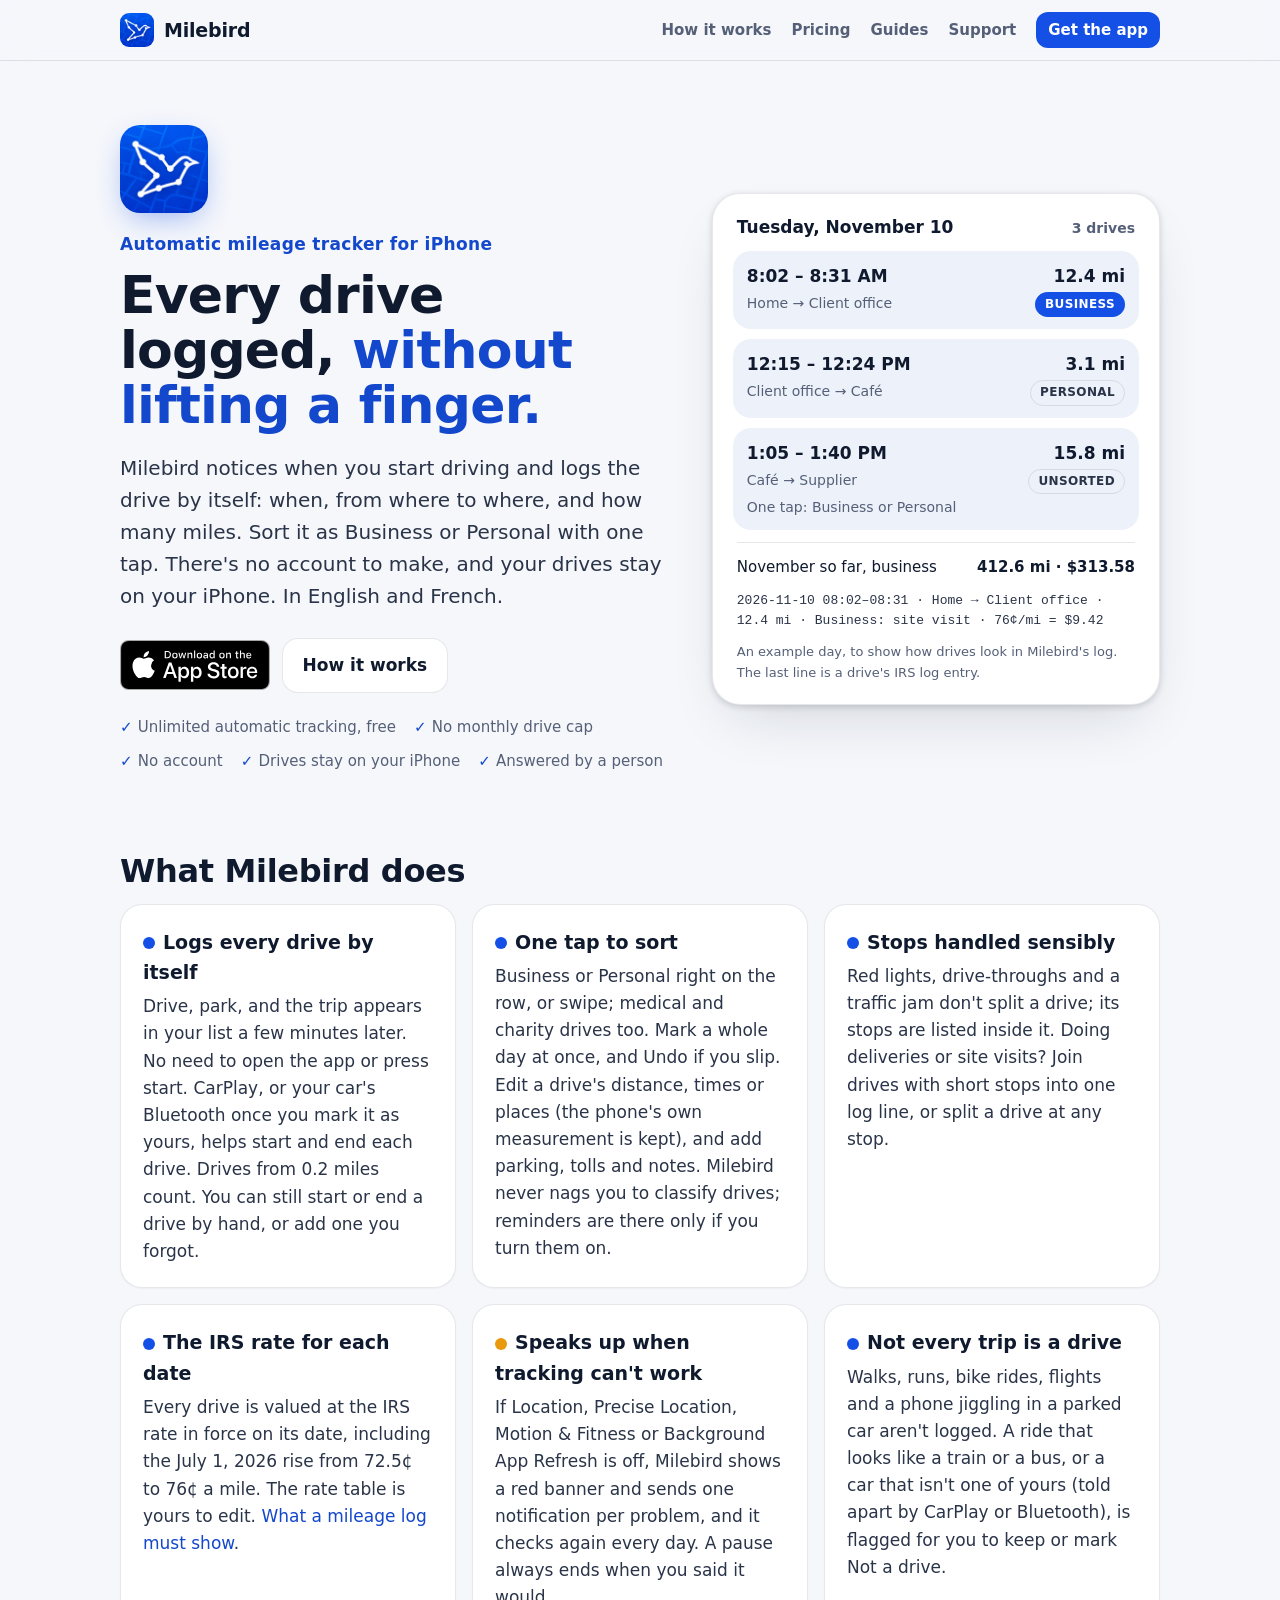
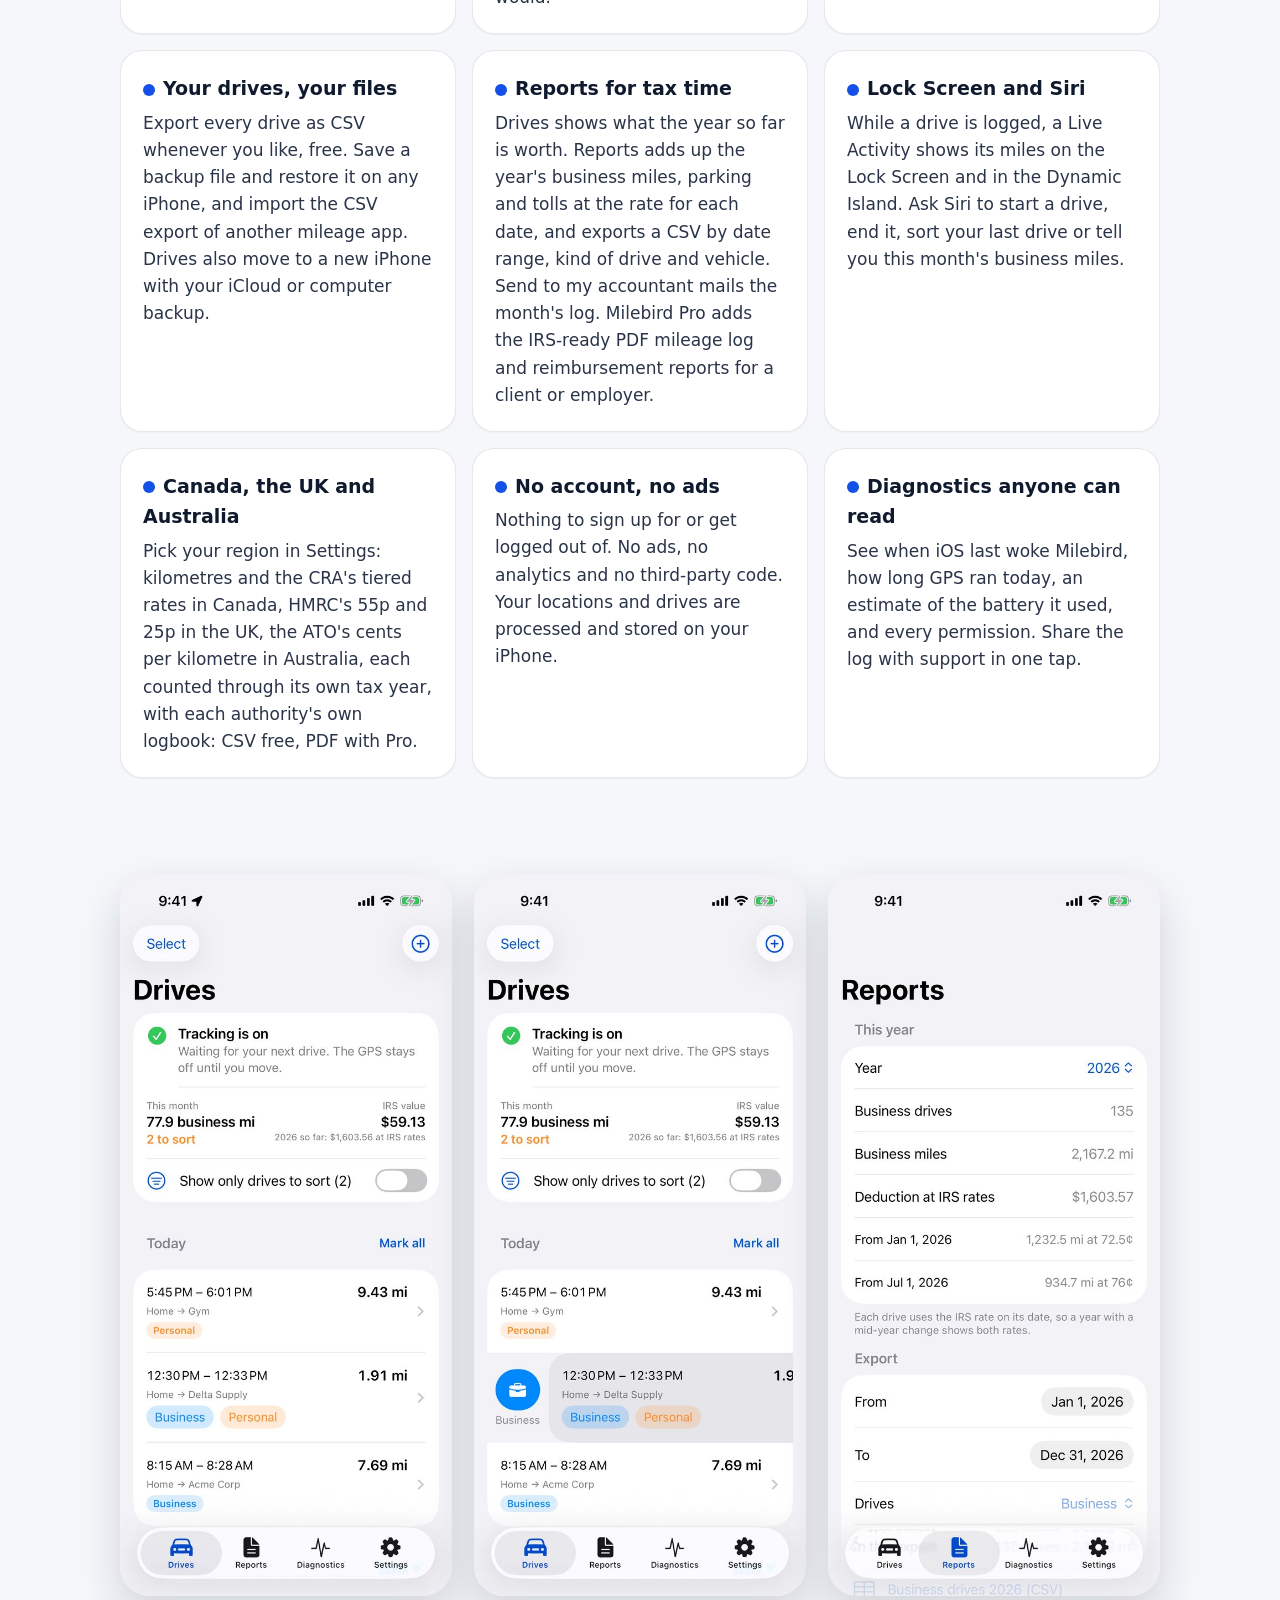
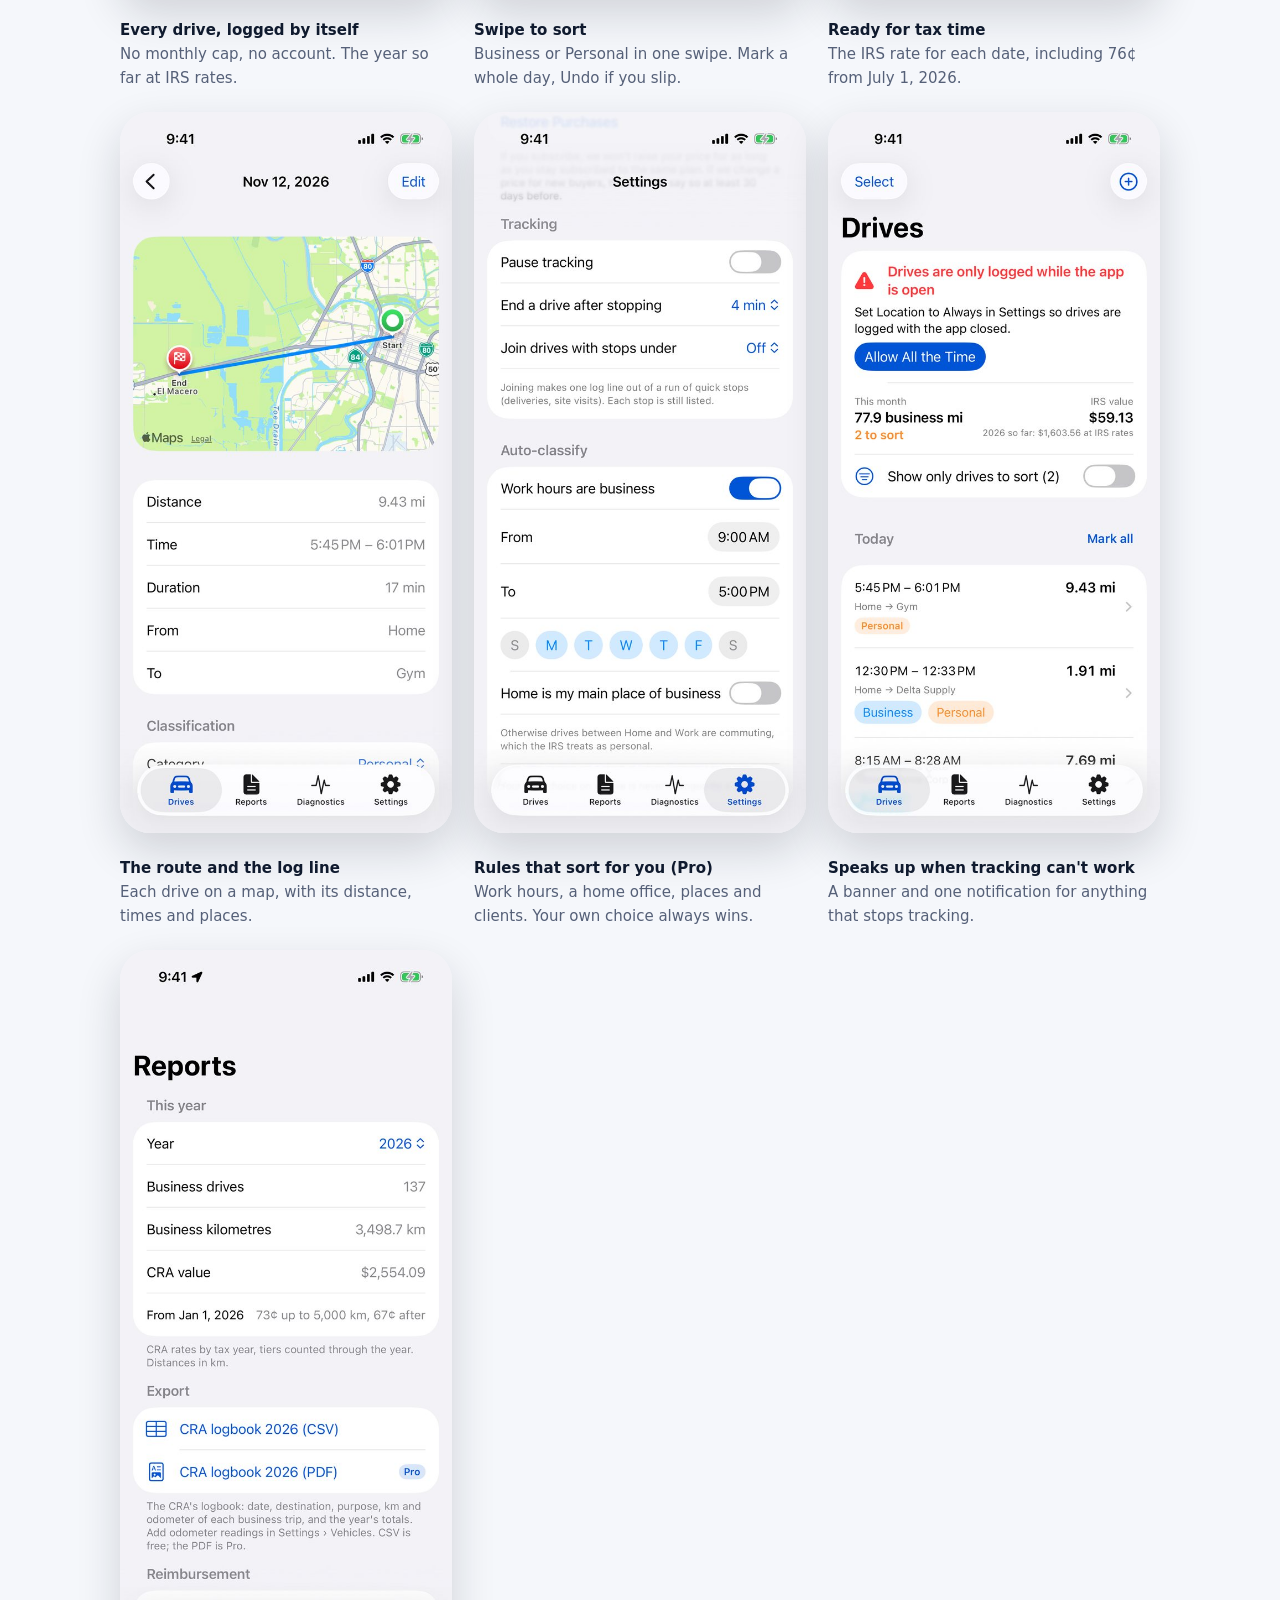
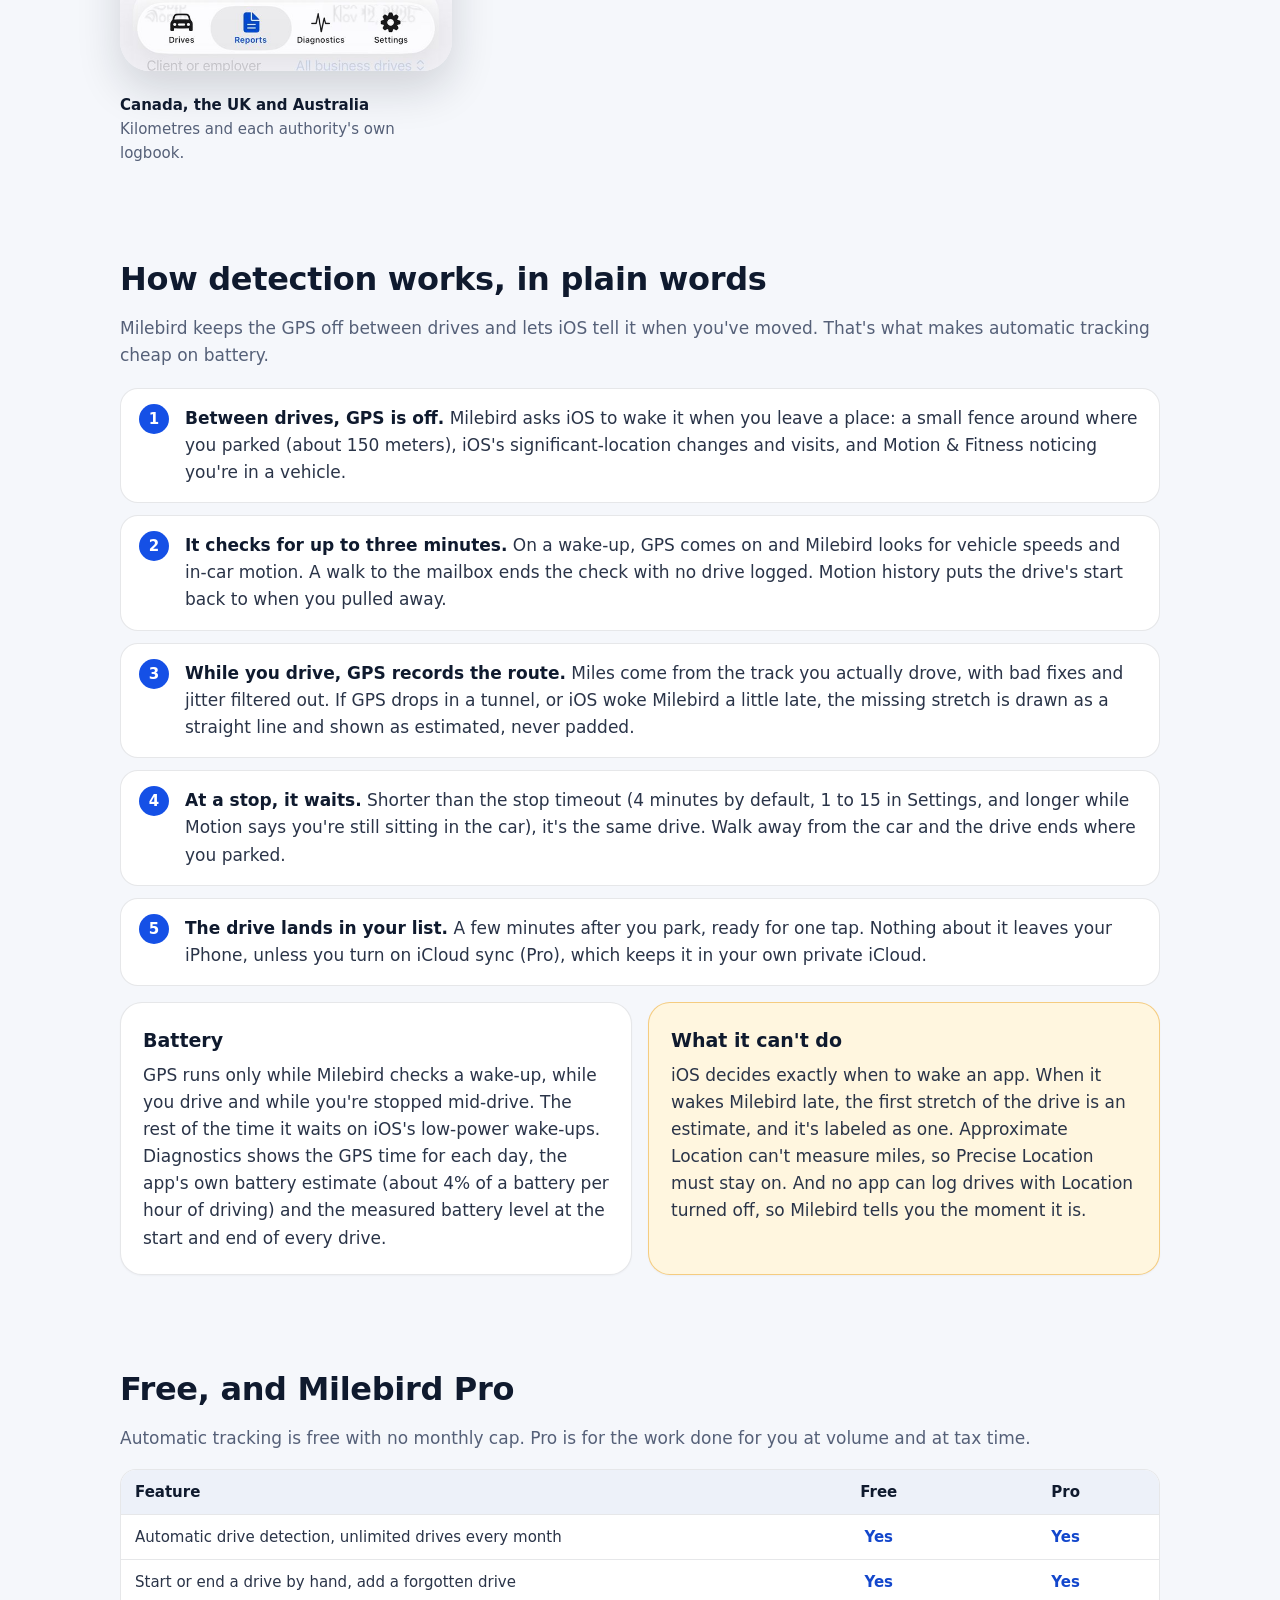
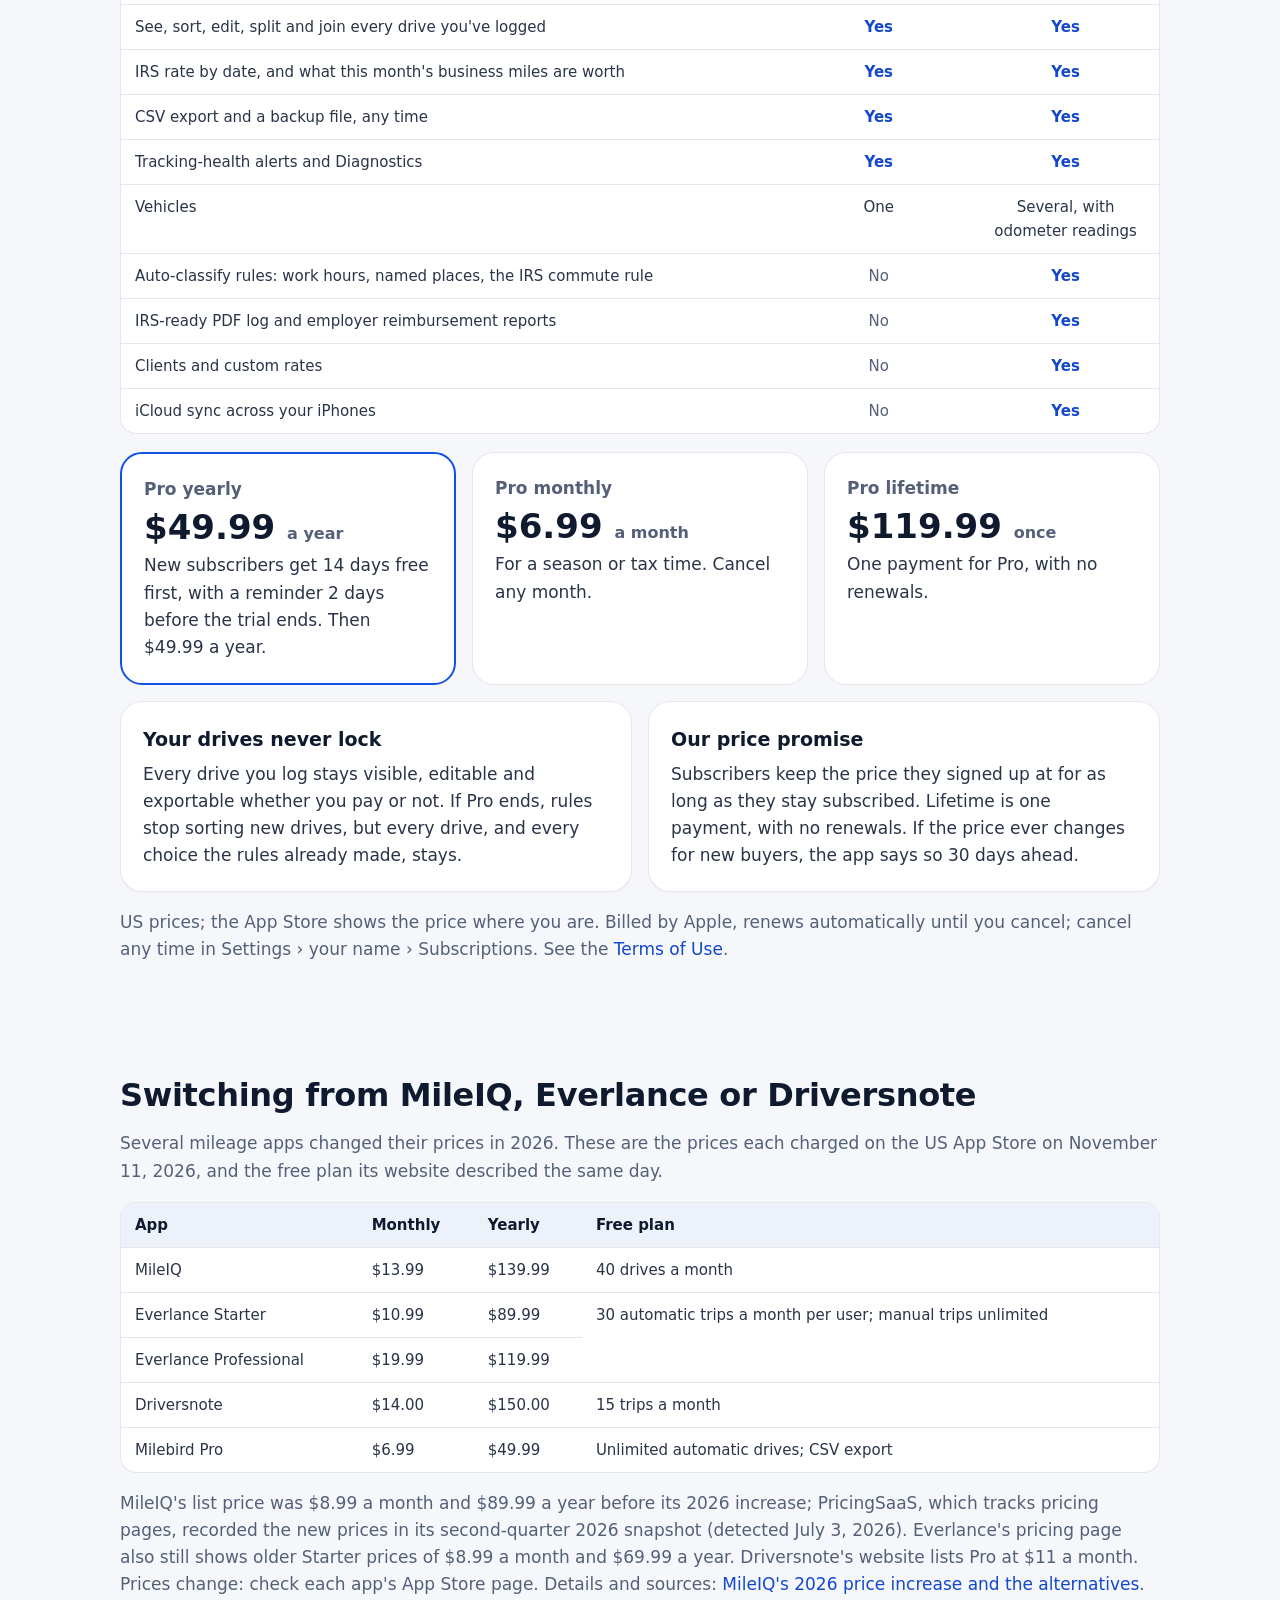
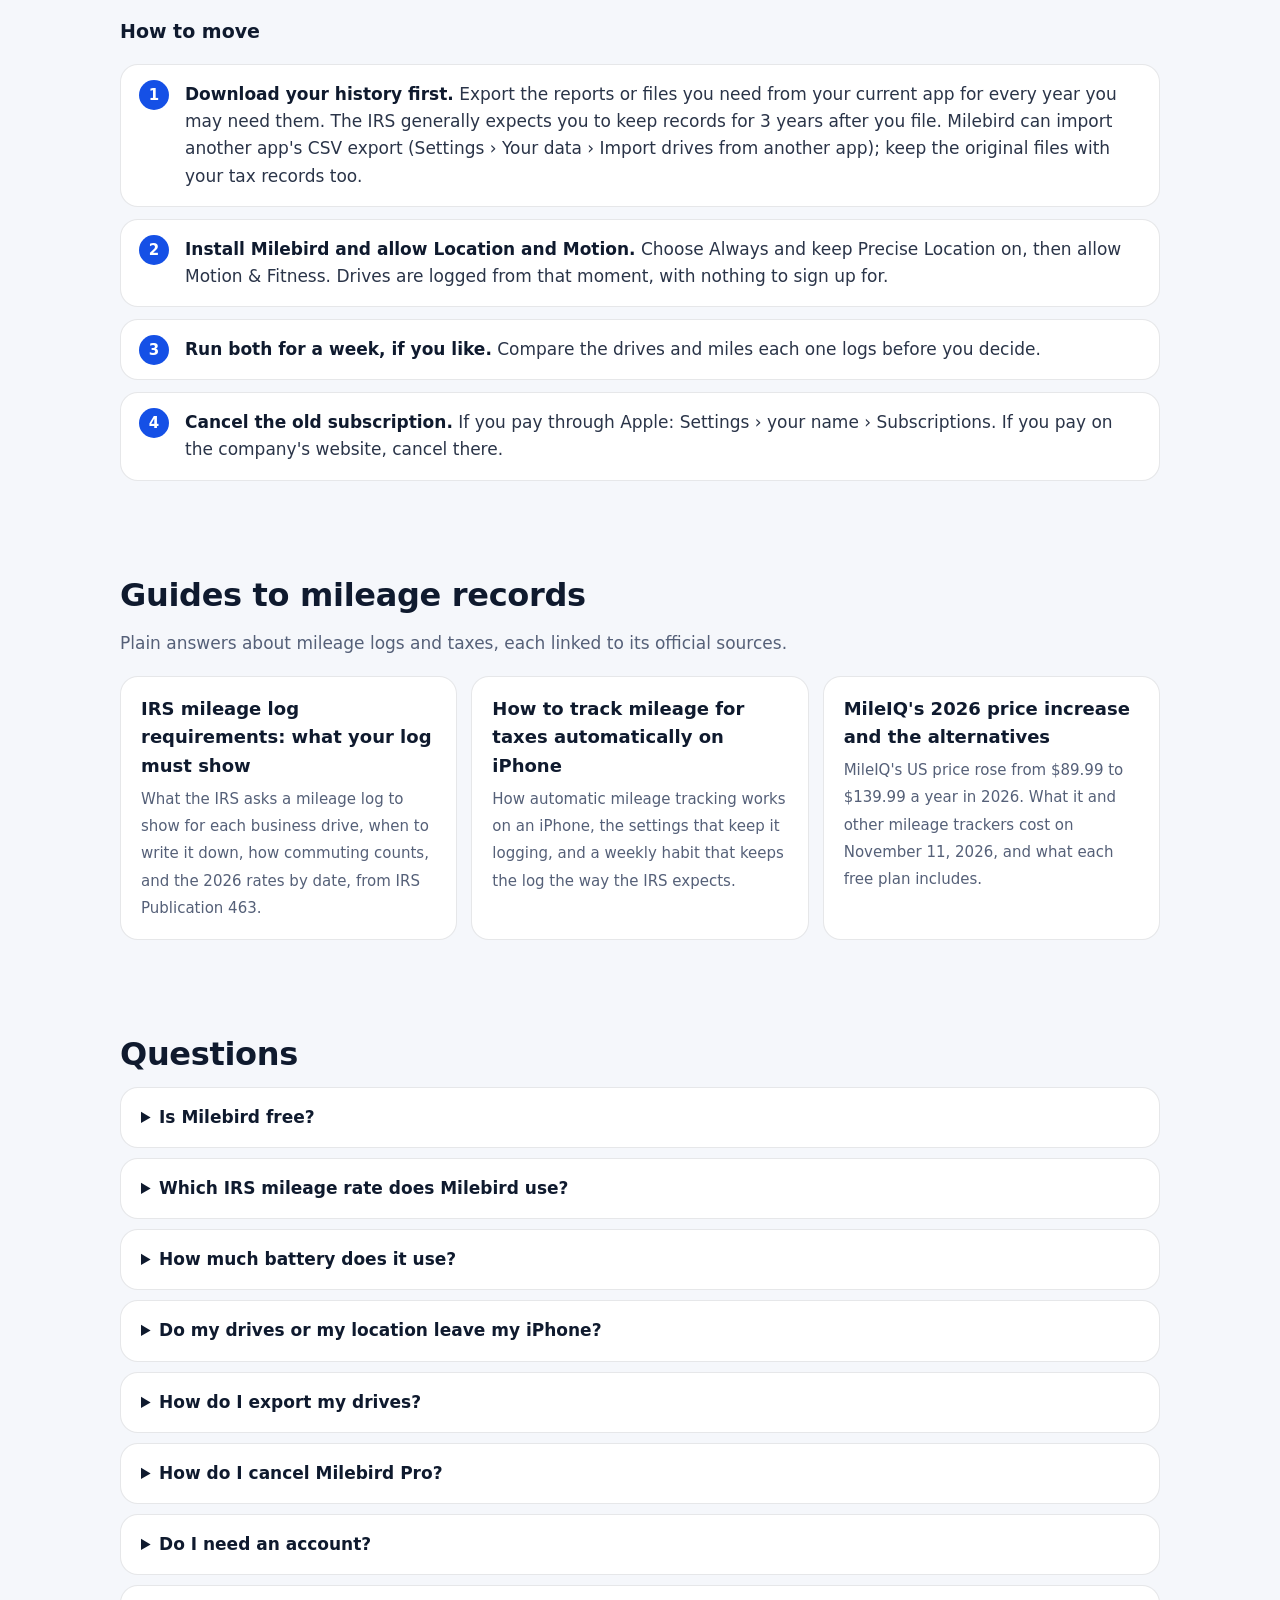
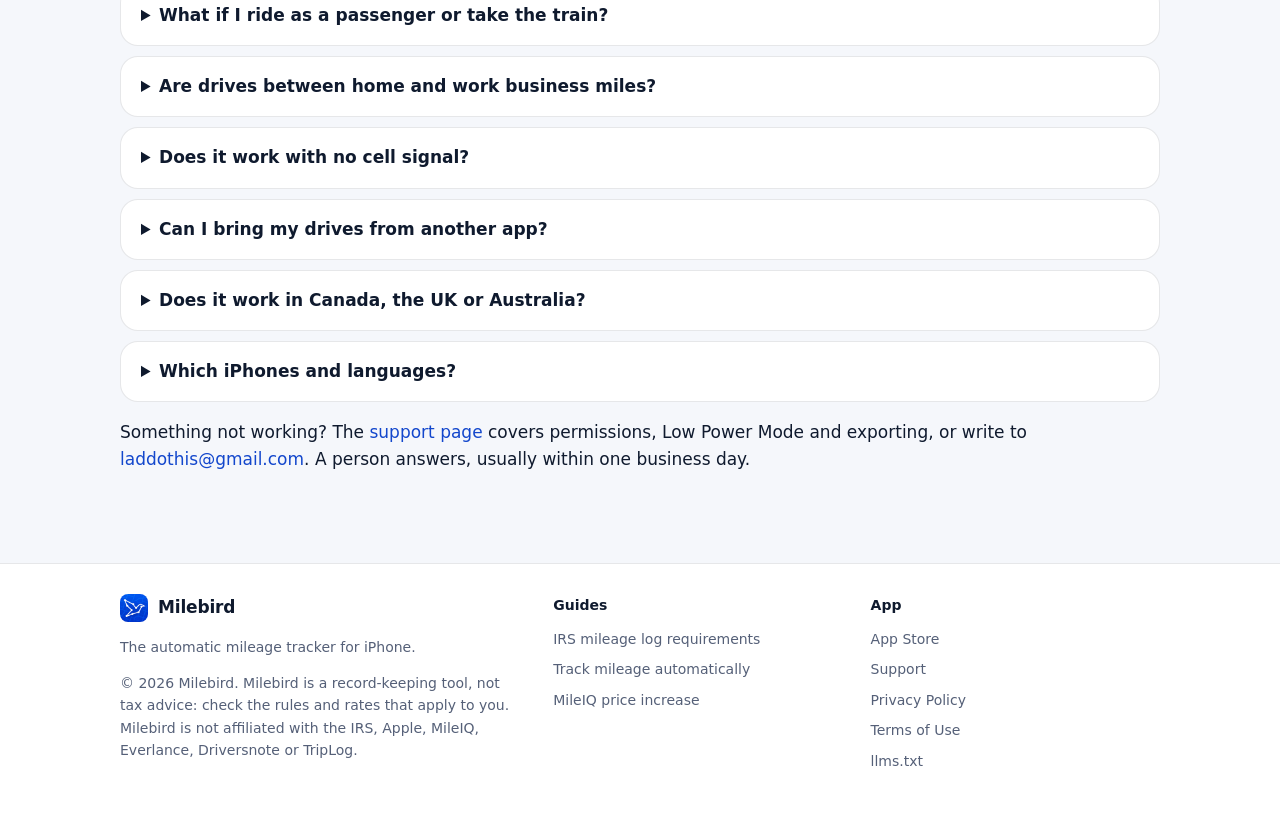
<file: index.html>
<!doctype html>
<html lang="en">
<head>
<meta charset="utf-8">
<meta name="viewport" content="width=device-width, initial-scale=1">
<title>Milebird: Automatic Mileage Tracker for iPhone, Free</title>
<meta name="description" content="Automatic mileage log for iPhone: every drive logged by itself, one-tap business or personal, the IRS rate by date. Unlimited tracking free, no account.">
<meta name="robots" content="index,follow,max-snippet:-1,max-image-preview:large">
<link rel="canonical" href="https://coderalert0.github.io/milebird-site/">
<meta name="color-scheme" content="light dark">
<meta name="theme-color" content="#f5f7fb" media="(prefers-color-scheme: light)">
<meta name="theme-color" content="#0b1020" media="(prefers-color-scheme: dark)">
<meta name="apple-itunes-app" content="app-id=6833829535">
<meta property="og:type" content="website">
<meta property="og:site_name" content="Milebird">
<meta property="og:title" content="Milebird: Automatic Mileage Tracker for iPhone, Free">
<meta property="og:description" content="Automatic mileage log for iPhone: every drive logged by itself, one-tap business or personal, the IRS rate by date. Unlimited tracking free, no account.">
<meta property="og:url" content="https://coderalert0.github.io/milebird-site/">
<meta property="og:image" content="https://coderalert0.github.io/milebird-site/img/og.png">
<meta property="og:image:width" content="1200">
<meta property="og:image:height" content="630">
<meta property="og:image:alt" content="Milebird, the automatic mileage tracker for iPhone: every drive logged, without lifting a finger">
<meta name="twitter:card" content="summary_large_image">
<link rel="icon" type="image/png" sizes="32x32" href="favicon-32.png">
<link rel="apple-touch-icon" href="icon.png">
<link rel="stylesheet" href="style.css">
<link rel="alternate" type="text/plain" title="llms.txt" href="llms.txt">
<script type="application/ld+json">{"@context": "https://schema.org", "@type": "WebSite", "name": "Milebird", "url": "https://coderalert0.github.io/milebird-site/", "description": "Automatic mileage log for iPhone: every drive logged by itself, one-tap business or personal, the IRS rate by date. Unlimited tracking free, no account.", "publisher": {"@type": "Organization", "name": "Milebird", "url": "https://coderalert0.github.io/milebird-site/", "logo": "https://coderalert0.github.io/milebird-site/img/icon-512.png"}, "inLanguage": "en-US"}</script>
<script type="application/ld+json">{"@context": "https://schema.org", "@type": "MobileApplication", "name": "Mileage Tracker: Milebird", "alternateName": "Milebird", "url": "https://coderalert0.github.io/milebird-site/", "operatingSystem": "iOS 17.0 or later", "applicationCategory": "FinanceApplication", "description": "Milebird is an automatic mileage tracker for iPhone. It notices when you start driving and logs each drive by itself (date, times, where from and to, and miles), so self-employed people and employees who drive for work can mark drives Business or Personal with one tap and keep an IRS-style mileage log. Unlimited automatic tracking is free, with no account, and drives stay on the iPhone.", "featureList": ["Automatic drive detection with no monthly cap", "One-tap Business or Personal", "Mark a whole day, with Undo", "IRS standard mileage rate by date, including the July 1, 2026 change", "CSV export and backup file", "Tracking-health alerts", "Diagnostics", "Split and join drives at stops", "Auto-classify rules (Pro)", "IRS-ready PDF and reimbursement reports (Pro)", "Several vehicles and odometer readings (Pro)", "iCloud sync (Pro)"], "inLanguage": "en", "publisher": {"@type": "Organization", "name": "Milebird", "url": "https://coderalert0.github.io/milebird-site/", "logo": "https://coderalert0.github.io/milebird-site/img/icon-512.png"}, "offers": [{"@type": "Offer", "name": "Milebird (free, unlimited automatic tracking)", "price": "0", "priceCurrency": "USD"}, {"@type": "Offer", "name": "Milebird Pro, monthly", "price": "6.99", "priceCurrency": "USD"}, {"@type": "Offer", "name": "Milebird Pro, yearly", "price": "49.99", "priceCurrency": "USD"}, {"@type": "Offer", "name": "Milebird Pro, lifetime", "price": "119.99", "priceCurrency": "USD"}], "installUrl": "https://apps.apple.com/us/app/id6833829535", "downloadUrl": "https://apps.apple.com/us/app/id6833829535", "image": "https://coderalert0.github.io/milebird-site/img/icon-512.png", "screenshot": ["https://coderalert0.github.io/milebird-site/img/shots/1-drives.jpg", "https://coderalert0.github.io/milebird-site/img/shots/2-sort.jpg", "https://coderalert0.github.io/milebird-site/img/shots/3-reports.jpg", "https://coderalert0.github.io/milebird-site/img/shots/4-detail.jpg", "https://coderalert0.github.io/milebird-site/img/shots/5-rules.jpg", "https://coderalert0.github.io/milebird-site/img/shots/6-health.jpg", "https://coderalert0.github.io/milebird-site/img/shots/7-canada.jpg"]}</script>
<script type="application/ld+json">{"@context": "https://schema.org", "@type": "FAQPage", "mainEntity": [{"@type": "Question", "name": "Is Milebird free?", "acceptedAnswer": {"@type": "Answer", "text": "Yes. Automatic tracking is free with no monthly cap: every drive is logged, and you can view, sort, edit and export every one as CSV, with no account. Milebird Pro adds auto-classify rules, IRS-ready PDF and reimbursement reports, several vehicles with odometer readings, clients and custom rates, and iCloud sync, for $6.99 a month, $49.99 a year (14 days free for new subscribers) or $119.99 once, in the US."}}, {"@type": "Question", "name": "Which IRS mileage rate does Milebird use?", "acceptedAnswer": {"@type": "Answer", "text": "The rate in force on the date of each drive. For 2026 the IRS set the business rate at 72.5 cents a mile from January 1 and raised it to 76 cents for miles driven from July 1, 2026 (medical and moving: 20.5 cents, then 23.5; charity: 14 cents all year). So a drive on June 30 is valued at 72.5¢ and one on July 1 at 76¢. You can edit the table, or add a rate when the IRS announces a new one."}}, {"@type": "Question", "name": "How much battery does it use?", "acceptedAnswer": {"@type": "Answer", "text": "Little between drives, because the GPS is off: iOS wakes Milebird when you move. GPS runs while Milebird checks a possible drive, while you drive and at stops during a drive. Diagnostics shows the GPS time for each day and the app's own estimate (about 4% of a battery per hour of driving), with the measured battery level at the start and end of each drive."}}, {"@type": "Question", "name": "Do my drives or my location leave my iPhone?", "acceptedAnswer": {"@type": "Answer", "text": "Not to us. Location and motion are processed on your iPhone, and your drives are stored there (and in your iPhone's own iCloud or computer backup). With Milebird Pro you can turn on iCloud sync, which keeps them in your own private iCloud, readable only by your Apple Account. Milebird has no account, no server, no analytics and no third-party code. Maps are drawn with Apple Maps, and addresses for places you haven't named come from Apple's geocoder. See the privacy policy."}}, {"@type": "Question", "name": "How do I export my drives?", "acceptedAnswer": {"@type": "Answer", "text": "Settings › Your data › Export all drives (CSV) gives you every drive with its date, start and end times, from, to, miles, category, purpose, vehicle, rate and value. Send it to Mail, Files or your accountant. You can also save a backup file there and restore it on any iPhone. Both are free, always."}}, {"@type": "Question", "name": "How do I cancel Milebird Pro?", "acceptedAnswer": {"@type": "Answer", "text": "Pro is billed by Apple. On your iPhone go to Settings › your name › Subscriptions › Milebird and cancel at least 24 hours before the current period ends. You keep every drive, and you can still export them all."}}, {"@type": "Question", "name": "Do I need an account?", "acceptedAnswer": {"@type": "Answer", "text": "No. There's nothing to sign up for, so there's nothing to get logged out of. Open the app, allow Location and Motion & Fitness, and drive."}}, {"@type": "Question", "name": "What if I ride as a passenger or take the train?", "acceptedAnswer": {"@type": "Answer", "text": "Rides that look like a train or a bus, and rides in a car that isn't one of yours (Milebird tells your cars apart by their CarPlay or Bluetooth connection, once you mark them in Settings › My cars), are flagged for you. Keep the drive, or tap Not a drive to keep it out of your totals."}}, {"@type": "Question", "name": "Are drives between home and work business miles?", "acceptedAnswer": {"@type": "Answer", "text": "Usually not. The IRS treats driving between home and your regular place of work as personal commuting, however far it is. Milebird's rules follow that, unless you tell it your home is your main place of business. See what an IRS mileage log must show."}}, {"@type": "Question", "name": "Does it work with no cell signal?", "acceptedAnswer": {"@type": "Answer", "text": "Yes. GPS doesn't need a cell signal, and detection and logging happen on the iPhone with no internet. Only the street map behind a drive's route needs a connection to load."}}, {"@type": "Question", "name": "Can I bring my drives from another app?", "acceptedAnswer": {"@type": "Answer", "text": "Yes, from a CSV export: Settings › Your data › Import drives from another app (CSV). Milebird reads the columns by their names (date, times, from, to, miles or kilometres, purpose, category, vehicle), skips rows it can't read and tells you how many, and doesn't make duplicates."}}, {"@type": "Question", "name": "Does it work in Canada, the UK or Australia?", "acceptedAnswer": {"@type": "Answer", "text": "Yes. Choose your region in Settings › Region and rates: Canada and Australia use kilometres, and the app values business drives at the CRA's rates (73¢ a kilometre for the first 5,000 km in 2026, 67¢ after), HMRC's approved mileage allowance (55p a mile for the first 10,000 business miles from 6 April 2026, 25p after) or the ATO's cents per kilometre (91¢ for 2026–27, up to 5,000 km per car). Each exports its own logbook: the CRA's in km (in English or French), HMRC's for the tax year from 6 April, the ATO's car log and 12-week logbook. The CSV is free; the PDF comes with Pro."}}, {"@type": "Question", "name": "Which iPhones and languages?", "acceptedAnswer": {"@type": "Answer", "text": "iPhone with iOS 17 or later, in English or French."}}]}</script>
</head>
<body>
<a class="skip" href="#main">Skip to content</a>
<header class="topbar">
  <div class="topbar-in">
    <a class="brand" href="./"><img src="icon.png" alt="" width="34" height="34"><span>Milebird</span></a>
    <nav class="nav" aria-label="Site">
      <a class="hide-sm" href="./#detection">How it works</a>
      <a class="hide-sm" href="./#pricing">Pricing</a>
      <a class="hide-sm" href="./#guides">Guides</a>
      <a href="support.html">Support</a>
      <a class="nav-cta" href="https://apps.apple.com/us/app/id6833829535">Get the app</a>
    </nav>
  </div>
</header>
<main id="main">
<section class="hero">
  <div>
    <img class="hero-icon" src="icon.png" alt="Milebird app icon" width="88" height="88">
    <span class="eyebrow">Automatic mileage tracker for iPhone</span>
    <h1>Every drive logged, <em>without lifting a finger.</em></h1>
    <p class="lead">Milebird notices when you start driving and logs the drive by itself: when, from where to where, and how many miles. Sort it as Business or Personal with one tap. There's no account to make, and your drives stay on your iPhone. In English and French.</p>
    <div class="actions" id="get">
      <a class="badge" href="https://apps.apple.com/us/app/id6833829535"><img src="img/app-store-badge.svg" alt="Download on the App Store" width="150" height="50"></a>
      <a class="btn btn-ghost" href="#detection">How it works</a>
    </div>
    <div class="facts"><span>Unlimited automatic tracking, free</span><span>No monthly drive cap</span><span>No account</span><span>Drives stay on your iPhone</span><span>Answered by a person</span></div>
  </div>
  <figure class="logcard">
    <p class="day">Tuesday, November 10 <span>3 drives</span></p>
    <ol>
      <li><span class="t">8:02 – 8:31 AM</span><span class="m">12.4 mi</span><span class="p">Home → Client office</span><span class="tag biz">BUSINESS</span></li>
      <li><span class="t">12:15 – 12:24 PM</span><span class="m">3.1 mi</span><span class="p">Client office → Café</span><span class="tag">PERSONAL</span></li>
      <li><span class="t">1:05 – 1:40 PM</span><span class="m">15.8 mi</span><span class="p">Café → Supplier</span><span class="tag">UNSORTED</span><span class="p choose-note">One tap: Business or Personal</span></li>
    </ol>
    <p class="sum"><span>November so far, business</span><strong>412.6 mi · $313.58</strong></p>
    <p class="irs">2026-11-10 08:02–08:31 · Home → Client office · 12.4 mi · Business: site visit · 76¢/mi = $9.42</p>
    <figcaption>An example day, to show how drives look in Milebird's log. The last line is a drive's IRS log entry.</figcaption>
  </figure>
</section>

<section class="wrap" id="how">
  <h2>What Milebird does</h2>
  <div class="grid">
    <div class="card"><h3><span class="dot"></span>Logs every drive by itself</h3><p>Drive, park, and the trip appears in your list a few minutes later. No need to open the app or press start. CarPlay, or your car's Bluetooth once you mark it as yours, helps start and end each drive. Drives from 0.2 miles count. You can still start or end a drive by hand, or add one you forgot.</p></div>
    <div class="card"><h3><span class="dot"></span>One tap to sort</h3><p>Business or Personal right on the row, or swipe; medical and charity drives too. Mark a whole day at once, and Undo if you slip. Edit a drive's distance, times or places (the phone's own measurement is kept), and add parking, tolls and notes. Milebird never nags you to classify drives; reminders are there only if you turn them on.</p></div>
    <div class="card"><h3><span class="dot"></span>Stops handled sensibly</h3><p>Red lights, drive-throughs and a traffic jam don't split a drive; its stops are listed inside it. Doing deliveries or site visits? Join drives with short stops into one log line, or split a drive at any stop.</p></div>
    <div class="card"><h3><span class="dot"></span>The IRS rate for each date</h3><p>Every drive is valued at the IRS rate in force on its date, including the July 1, 2026 rise from 72.5¢ to 76¢ a mile. The rate table is yours to edit. <a href="irs-mileage-log-requirements.html">What a mileage log must show</a>.</p></div>
    <div class="card"><h3><span class="dot amber"></span>Speaks up when tracking can't work</h3><p>If Location, Precise Location, Motion &amp; Fitness or Background App Refresh is off, Milebird shows a red banner and sends one notification per problem, and it checks again every day. A pause always ends when you said it would.</p></div>
    <div class="card"><h3><span class="dot"></span>Not every trip is a drive</h3><p>Walks, runs, bike rides, flights and a phone jiggling in a parked car aren't logged. A ride that looks like a train or a bus, or a car that isn't one of yours (told apart by CarPlay or Bluetooth), is flagged for you to keep or mark Not a drive.</p></div>
    <div class="card"><h3><span class="dot"></span>Your drives, your files</h3><p>Export every drive as CSV whenever you like, free. Save a backup file and restore it on any iPhone, and import the CSV export of another mileage app. Drives also move to a new iPhone with your iCloud or computer backup.</p></div>
    <div class="card"><h3><span class="dot"></span>Reports for tax time</h3><p>Drives shows what the year so far is worth. Reports adds up the year's business miles, parking and tolls at the rate for each date, and exports a CSV by date range, kind of drive and vehicle. Send to my accountant mails the month's log. Milebird Pro adds the IRS-ready PDF mileage log and reimbursement reports for a client or employer.</p></div>
    <div class="card"><h3><span class="dot"></span>Lock Screen and Siri</h3><p>While a drive is logged, a Live Activity shows its miles on the Lock Screen and in the Dynamic Island. Ask Siri to start a drive, end it, sort your last drive or tell you this month's business miles.</p></div>
    <div class="card"><h3><span class="dot"></span>Canada, the UK and Australia</h3><p>Pick your region in Settings: kilometres and the CRA's tiered rates in Canada, HMRC's 55p and 25p in the UK, the ATO's cents per kilometre in Australia, each counted through its own tax year, with each authority's own logbook: CSV free, PDF with Pro.</p></div>
    <div class="card"><h3><span class="dot"></span>No account, no ads</h3><p>Nothing to sign up for or get logged out of. No ads, no analytics and no third-party code. Your locations and drives are processed and stored on your iPhone.</p></div>
    <div class="card"><h3><span class="dot"></span>Diagnostics anyone can read</h3><p>See when iOS last woke Milebird, how long GPS ran today, an estimate of the battery it used, and every permission. Share the log with support in one tap.</p></div>
  </div>
</section>
<section class="wrap" aria-label="Screenshots"><div class="shots"><figure><img src="img/shots/1-drives.jpg" alt="Milebird&#x27;s Drives tab: tracking is on, 77.9 business miles this month worth $59.13, 2026 so far $1,603.56, and today&#x27;s three drives from Home to a gym, a supplier and Acme Corp" loading="lazy" width="600" height="1304"><figcaption><strong>Every drive, logged by itself</strong>No monthly cap, no account. The year so far at IRS rates.</figcaption></figure><figure><img src="img/shots/2-sort.jpg" alt="A drive swiped to the right on the Drives list, showing the blue Business action" loading="lazy" width="600" height="1304"><figcaption><strong>Swipe to sort</strong>Business or Personal in one swipe. Mark a whole day, Undo if you slip.</figcaption></figure><figure><img src="img/shots/3-reports.jpg" alt="Reports for 2026: 135 business drives, 2,167.2 business miles, a $1,603.57 deduction at IRS rates, split into miles at 72.5¢ before July 1 and at 76¢ after, then the export range" loading="lazy" width="600" height="1304"><figcaption><strong>Ready for tax time</strong>The IRS rate for each date, including 76¢ from July 1, 2026.</figcaption></figure><figure><img src="img/shots/4-detail.jpg" alt="A drive&#x27;s detail screen: the route on an Apple map from Home to the gym, 9.43 miles, 5:45 to 6:01 PM, 17 minutes" loading="lazy" width="600" height="1304"><figcaption><strong>The route and the log line</strong>Each drive on a map, with its distance, times and places.</figcaption></figure><figure><img src="img/shots/5-rules.jpg" alt="Settings, Auto-classify: Work hours are business turned on, 9:00 AM to 5:00 PM, Monday to Friday, and Home is my main place of business turned off" loading="lazy" width="600" height="1304"><figcaption><strong>Rules that sort for you (Pro)</strong>Work hours, a home office, places and clients. Your own choice always wins.</figcaption></figure><figure><img src="img/shots/6-health.jpg" alt="The Drives tab with a red banner: Drives are only logged while the app is open, with an Allow All the Time button" loading="lazy" width="600" height="1304"><figcaption><strong>Speaks up when tracking can&#x27;t work</strong>A banner and one notification for anything that stops tracking.</figcaption></figure><figure><img src="img/shots/7-canada.jpg" alt="Reports in Canada: 3,487.7 business kilometres, a CRA value of $2,546.02 at 73¢ up to 5,000 km and 67¢ after, and the CRA logbook as CSV or as a PDF with Pro" loading="lazy" width="600" height="1304"><figcaption><strong>Canada, the UK and Australia</strong>Kilometres and each authority&#x27;s own logbook.</figcaption></figure></div></section>

<section class="wrap" id="detection">
  <h2>How detection works, in plain words</h2>
  <p class="muted">Milebird keeps the GPS off between drives and lets iOS tell it when you've moved. That's what makes automatic tracking cheap on battery.</p>
  <ol class="steps">
    <li><strong>Between drives, GPS is off.</strong> Milebird asks iOS to wake it when you leave a place: a small fence around where you parked (about 150 meters), iOS's significant-location changes and visits, and Motion &amp; Fitness noticing you're in a vehicle.</li>
    <li><strong>It checks for up to three minutes.</strong> On a wake-up, GPS comes on and Milebird looks for vehicle speeds and in-car motion. A walk to the mailbox ends the check with no drive logged. Motion history puts the drive's start back to when you pulled away.</li>
    <li><strong>While you drive, GPS records the route.</strong> Miles come from the track you actually drove, with bad fixes and jitter filtered out. If GPS drops in a tunnel, or iOS woke Milebird a little late, the missing stretch is drawn as a straight line and shown as estimated, never padded.</li>
    <li><strong>At a stop, it waits.</strong> Shorter than the stop timeout (4 minutes by default, 1 to 15 in Settings, and longer while Motion says you're still sitting in the car), it's the same drive. Walk away from the car and the drive ends where you parked.</li>
    <li><strong>The drive lands in your list.</strong> A few minutes after you park, ready for one tap. Nothing about it leaves your iPhone, unless you turn on iCloud sync (Pro), which keeps it in your own private iCloud.</li>
  </ol>
  <div class="two">
    <div class="card"><h3>Battery</h3><p>GPS runs only while Milebird checks a wake-up, while you drive and while you're stopped mid-drive. The rest of the time it waits on iOS's low-power wake-ups. Diagnostics shows the GPS time for each day, the app's own battery estimate (about 4% of a battery per hour of driving) and the measured battery level at the start and end of every drive.</p></div>
    <div class="card honest"><h3>What it can't do</h3><p>iOS decides exactly when to wake an app. When it wakes Milebird late, the first stretch of the drive is an estimate, and it's labeled as one. Approximate Location can't measure miles, so Precise Location must stay on. And no app can log drives with Location turned off, so Milebird tells you the moment it is.</p></div>
  </div>
</section>

<section class="wrap" id="pricing">
  <h2>Free, and Milebird Pro</h2>
  <p class="muted">Automatic tracking is free with no monthly cap. Pro is for the work done for you at volume and at tax time.</p>
  <div class="table-wrap">
    <table class="compare">
      <thead><tr><th scope="col">Feature</th><th scope="col">Free</th><th scope="col">Pro</th></tr></thead>
      <tbody>
        <tr><td>Automatic drive detection, unlimited drives every month</td><td class="yes">Yes</td><td class="yes">Yes</td></tr>
        <tr><td>Start or end a drive by hand, add a forgotten drive</td><td class="yes">Yes</td><td class="yes">Yes</td></tr>
        <tr><td>See, sort, edit, split and join every drive you've logged</td><td class="yes">Yes</td><td class="yes">Yes</td></tr>
        <tr><td>IRS rate by date, and what this month's business miles are worth</td><td class="yes">Yes</td><td class="yes">Yes</td></tr>
        <tr><td>CSV export and a backup file, any time</td><td class="yes">Yes</td><td class="yes">Yes</td></tr>
        <tr><td>Tracking-health alerts and Diagnostics</td><td class="yes">Yes</td><td class="yes">Yes</td></tr>
        <tr><td>Vehicles</td><td>One</td><td>Several, with odometer readings</td></tr>
        <tr><td>Auto-classify rules: work hours, named places, the IRS commute rule</td><td class="no">No</td><td class="yes">Yes</td></tr>
        <tr><td>IRS-ready PDF log and employer reimbursement reports</td><td class="no">No</td><td class="yes">Yes</td></tr>
        <tr><td>Clients and custom rates</td><td class="no">No</td><td class="yes">Yes</td></tr>
        <tr><td>iCloud sync across your iPhones</td><td class="no">No</td><td class="yes">Yes</td></tr>
      </tbody>
    </table>
  </div>
  <div class="prices">
    <div class="price main"><h3>Pro yearly</h3><p class="amount">$49.99 <span>a year</span></p><p>New subscribers get 14 days free first, with a reminder 2 days before the trial ends. Then $49.99 a year.</p></div>
    <div class="price"><h3>Pro monthly</h3><p class="amount">$6.99 <span>a month</span></p><p>For a season or tax time. Cancel any month.</p></div>
    <div class="price"><h3>Pro lifetime</h3><p class="amount">$119.99 <span>once</span></p><p>One payment for Pro, with no renewals.</p></div>
  </div>
  <div class="two">
    <div class="card"><h3>Your drives never lock</h3><p>Every drive you log stays visible, editable and exportable whether you pay or not. If Pro ends, rules stop sorting new drives, but every drive, and every choice the rules already made, stays.</p></div>
    <div class="card"><h3>Our price promise</h3><p>Subscribers keep the price they signed up at for as long as they stay subscribed. Lifetime is one payment, with no renewals. If the price ever changes for new buyers, the app says so 30 days ahead.</p></div>
  </div>
  <p class="muted">US prices; the App Store shows the price where you are. Billed by Apple, renews automatically until you cancel; cancel any time in Settings › your name › Subscriptions. See the <a href="terms.html">Terms of Use</a>.</p>
</section>

<section class="wrap" id="switch">
  <h2>Switching from MileIQ, Everlance or Driversnote</h2>
  <p class="muted">Several mileage apps changed their prices in 2026. These are the prices each charged on the US App Store on November 11, 2026, and the free plan its website described the same day.</p>
  <div class="table-wrap">
    <table>
      <thead><tr><th scope="col">App</th><th scope="col">Monthly</th><th scope="col">Yearly</th><th scope="col">Free plan</th></tr></thead>
      <tbody>
        <tr><td>MileIQ</td><td>$13.99</td><td>$139.99</td><td>40 drives a month</td></tr>
        <tr><td>Everlance Starter</td><td>$10.99</td><td>$89.99</td><td rowspan="2">30 automatic trips a month per user; manual trips unlimited</td></tr>
        <tr><td>Everlance Professional</td><td>$19.99</td><td>$119.99</td></tr>
        <tr><td>Driversnote</td><td>$14.00</td><td>$150.00</td><td>15 trips a month</td></tr>
        <tr><td>Milebird Pro</td><td>$6.99</td><td>$49.99</td><td>Unlimited automatic drives; CSV export</td></tr>
      </tbody>
    </table>
  </div>
  <p class="muted">MileIQ's list price was $8.99 a month and $89.99 a year before its 2026 increase; PricingSaaS, which tracks pricing pages, recorded the new prices in its second-quarter 2026 snapshot (detected July 3, 2026). Everlance's pricing page also still shows older Starter prices of $8.99 a month and $69.99 a year. Driversnote's website lists Pro at $11 a month. Prices change: check each app's App Store page. Details and sources: <a href="mileiq-price-increase-alternatives.html">MileIQ's 2026 price increase and the alternatives</a>.</p>
  <h3>How to move</h3>
  <ol class="steps">
    <li><strong>Download your history first.</strong> Export the reports or files you need from your current app for every year you may need them. The IRS generally expects you to keep records for 3 years after you file. Milebird can import another app's CSV export (Settings › Your data › Import drives from another app); keep the original files with your tax records too.</li>
    <li><strong>Install Milebird and allow Location and Motion.</strong> Choose Always and keep Precise Location on, then allow Motion &amp; Fitness. Drives are logged from that moment, with nothing to sign up for.</li>
    <li><strong>Run both for a week, if you like.</strong> Compare the drives and miles each one logs before you decide.</li>
    <li><strong>Cancel the old subscription.</strong> If you pay through Apple: Settings › your name › Subscriptions. If you pay on the company's website, cancel there.</li>
  </ol>
</section>

<section class="wrap" id="guides">
  <h2>Guides to mileage records</h2>
  <p class="muted">Plain answers about mileage logs and taxes, each linked to its official sources.</p>
  <ul class="guides"><li><a href="irs-mileage-log-requirements.html"><strong>IRS mileage log requirements: what your log must show</strong><span>What the IRS asks a mileage log to show for each business drive, when to write it down, how commuting counts, and the 2026 rates by date, from IRS Publication 463.</span></a></li><li><a href="how-to-track-mileage-automatically.html"><strong>How to track mileage for taxes automatically on iPhone</strong><span>How automatic mileage tracking works on an iPhone, the settings that keep it logging, and a weekly habit that keeps the log the way the IRS expects.</span></a></li><li><a href="mileiq-price-increase-alternatives.html"><strong>MileIQ&#x27;s 2026 price increase and the alternatives</strong><span>MileIQ&#x27;s US price rose from $89.99 to $139.99 a year in 2026. What it and other mileage trackers cost on November 11, 2026, and what each free plan includes.</span></a></li></ul>
</section>

<section class="wrap" id="faq">
  <h2>Questions</h2>
  <details><summary>Is Milebird free?</summary><p>Yes. Automatic tracking is free with no monthly cap: every drive is logged, and you can view, sort, edit and export every one as CSV, with no account. Milebird Pro adds auto-classify rules, IRS-ready PDF and reimbursement reports, several vehicles with odometer readings, clients and custom rates, and iCloud sync, for $6.99 a month, $49.99 a year (14 days free for new subscribers) or $119.99 once, in the US.</p></details>
  <details><summary>Which IRS mileage rate does Milebird use?</summary><p>The rate in force on the date of each drive. For 2026 the IRS set the business rate at 72.5 cents a mile from January 1 and raised it to 76 cents for miles driven from July 1, 2026 (medical and moving: 20.5 cents, then 23.5; charity: 14 cents all year). So a drive on June 30 is valued at 72.5¢ and one on July 1 at 76¢. You can edit the table, or add a rate when the IRS announces a new one.</p></details>
  <details><summary>How much battery does it use?</summary><p>Little between drives, because the GPS is off: iOS wakes Milebird when you move. GPS runs while Milebird checks a possible drive, while you drive and at stops during a drive. Diagnostics shows the GPS time for each day and the app's own estimate (about 4% of a battery per hour of driving), with the measured battery level at the start and end of each drive.</p></details>
  <details><summary>Do my drives or my location leave my iPhone?</summary><p>Not to us. Location and motion are processed on your iPhone, and your drives are stored there (and in your iPhone's own iCloud or computer backup). With Milebird Pro you can turn on iCloud sync, which keeps them in your own private iCloud, readable only by your Apple Account. Milebird has no account, no server, no analytics and no third-party code. Maps are drawn with Apple Maps, and addresses for places you haven't named come from Apple's geocoder. See the <a href="privacy.html">privacy policy</a>.</p></details>
  <details><summary>How do I export my drives?</summary><p>Settings › Your data › Export all drives (CSV) gives you every drive with its date, start and end times, from, to, miles, category, purpose, vehicle, rate and value. Send it to Mail, Files or your accountant. You can also save a backup file there and restore it on any iPhone. Both are free, always.</p></details>
  <details><summary>How do I cancel Milebird Pro?</summary><p>Pro is billed by Apple. On your iPhone go to Settings › your name › Subscriptions › Milebird and cancel at least 24 hours before the current period ends. You keep every drive, and you can still export them all.</p></details>
  <details><summary>Do I need an account?</summary><p>No. There's nothing to sign up for, so there's nothing to get logged out of. Open the app, allow Location and Motion &amp; Fitness, and drive.</p></details>
  <details><summary>What if I ride as a passenger or take the train?</summary><p>Rides that look like a train or a bus, and rides in a car that isn't one of yours (Milebird tells your cars apart by their CarPlay or Bluetooth connection, once you mark them in Settings › My cars), are flagged for you. Keep the drive, or tap Not a drive to keep it out of your totals.</p></details>
  <details><summary>Are drives between home and work business miles?</summary><p>Usually not. The IRS treats driving between home and your regular place of work as personal commuting, however far it is. Milebird's rules follow that, unless you tell it your home is your main place of business. See <a href="irs-mileage-log-requirements.html">what an IRS mileage log must show</a>.</p></details>
  <details><summary>Does it work with no cell signal?</summary><p>Yes. GPS doesn't need a cell signal, and detection and logging happen on the iPhone with no internet. Only the street map behind a drive's route needs a connection to load.</p></details>
  <details><summary>Can I bring my drives from another app?</summary><p>Yes, from a CSV export: Settings › Your data › Import drives from another app (CSV). Milebird reads the columns by their names (date, times, from, to, miles or kilometres, purpose, category, vehicle), skips rows it can't read and tells you how many, and doesn't make duplicates.</p></details>
  <details><summary>Does it work in Canada, the UK or Australia?</summary><p>Yes. Choose your region in Settings › Region and rates: Canada and Australia use kilometres, and the app values business drives at the CRA's rates (73¢ a kilometre for the first 5,000 km in 2026, 67¢ after), HMRC's approved mileage allowance (55p a mile for the first 10,000 business miles from 6 April 2026, 25p after) or the ATO's cents per kilometre (91¢ for 2026–27, up to 5,000 km per car). Each exports its own logbook: the CRA's in km (in English or French), HMRC's for the tax year from 6 April, the ATO's car log and 12-week logbook. The CSV is free; the PDF comes with Pro.</p></details>
  <details><summary>Which iPhones and languages?</summary><p>iPhone with iOS 17 or later, in English or French.</p></details>
  <p>Something not working? The <a href="support.html">support page</a> covers permissions, Low Power Mode and exporting, or write to <span class="email">laddothis at gmail dot com</span>. A person answers, usually within one business day.</p>
</section>

</main>
<footer>
  <div class="in">
    <div class="foot-about">
      <a class="brand" href="./"><img src="icon.png" alt="" width="28" height="28"><span>Milebird</span></a>
      <p>The automatic mileage tracker for iPhone.</p>
      <p>© 2026 Milebird. Milebird is a record-keeping tool, not tax advice: check the rules and rates that apply to you. Milebird is not affiliated with the IRS, Apple, MileIQ, Everlance, Driversnote or TripLog.</p>
    </div>
    <nav aria-label="Guides"><p class="foot-title">Guides</p><a href="irs-mileage-log-requirements.html">IRS mileage log requirements</a><a href="how-to-track-mileage-automatically.html">Track mileage automatically</a><a href="mileiq-price-increase-alternatives.html">MileIQ price increase</a></nav>
    <nav aria-label="App"><p class="foot-title">App</p><a href="https://apps.apple.com/us/app/id6833829535">App Store</a><a href="support.html">Support</a><a href="privacy.html">Privacy Policy</a><a href="terms.html">Terms of Use</a><a href="llms.txt">llms.txt</a></nav>
  </div>
</footer>
<script src="site.js"></script>
</body>
</html>
</file>
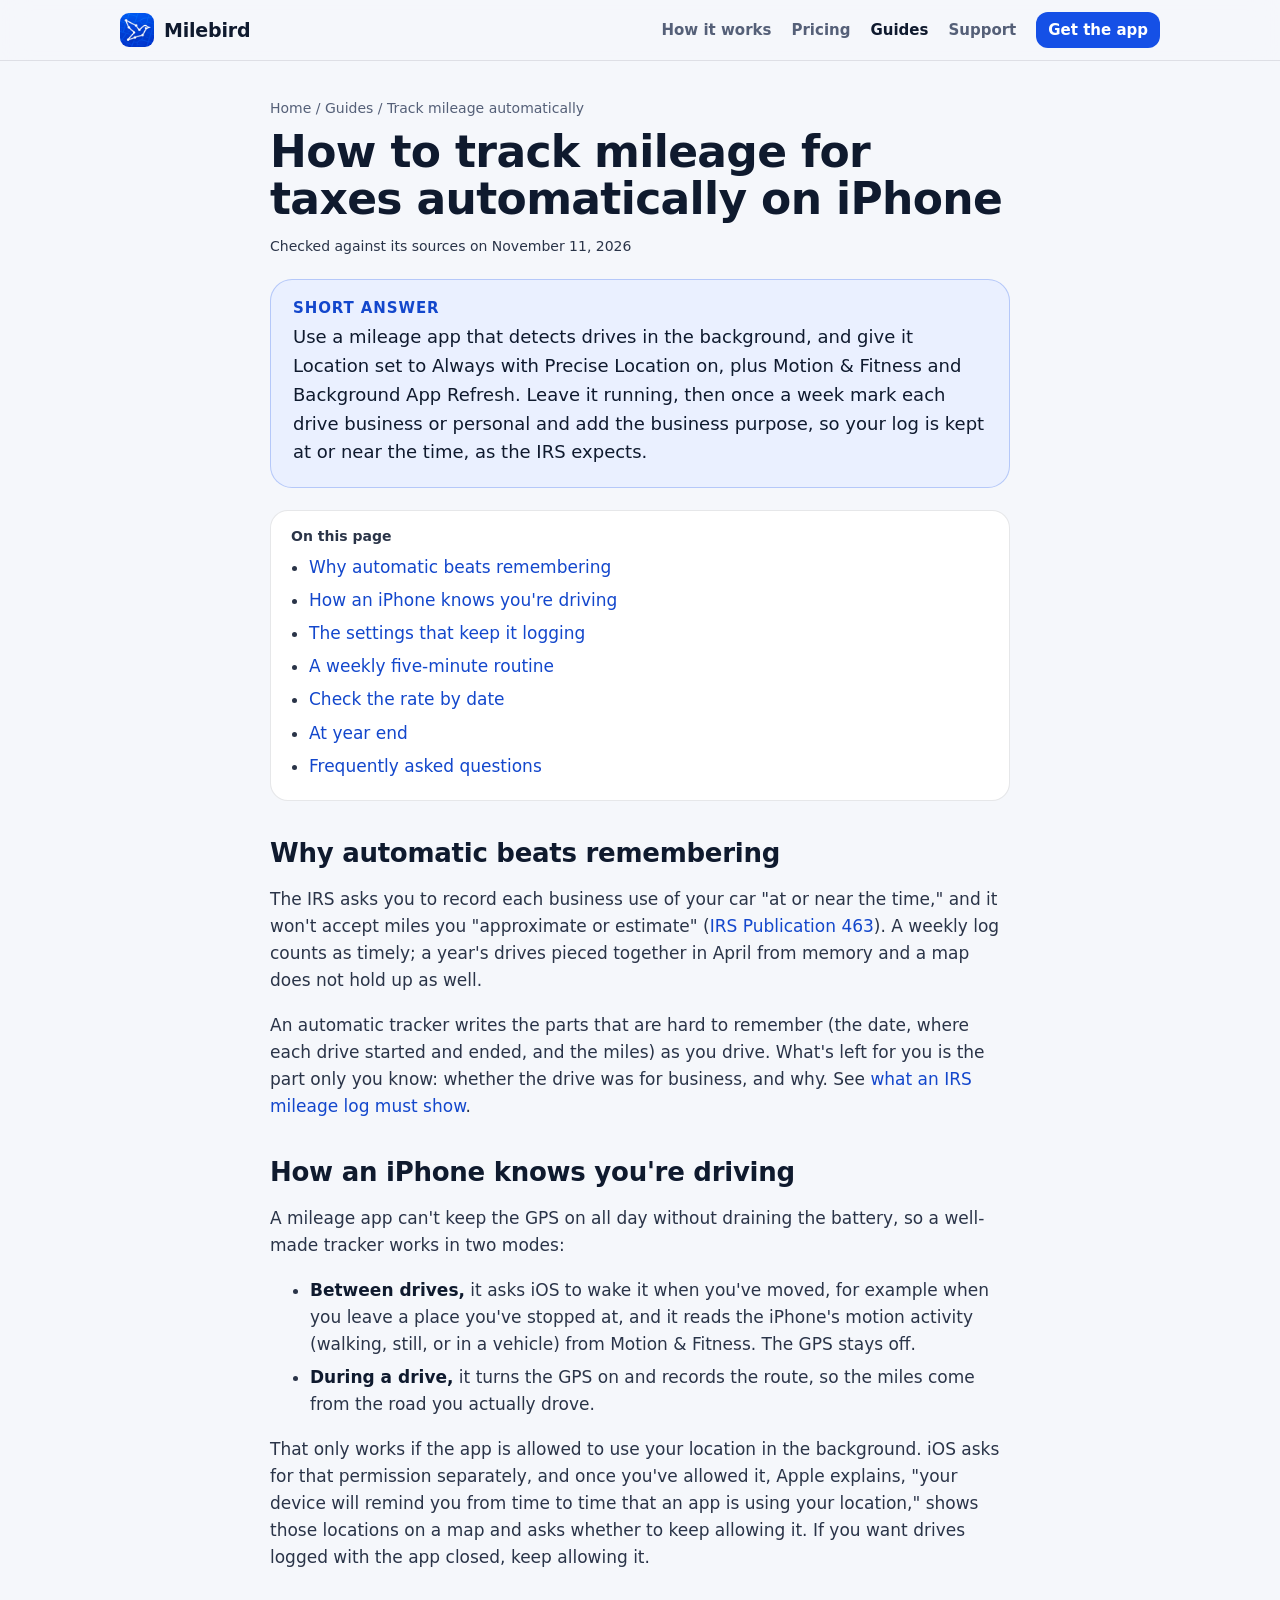
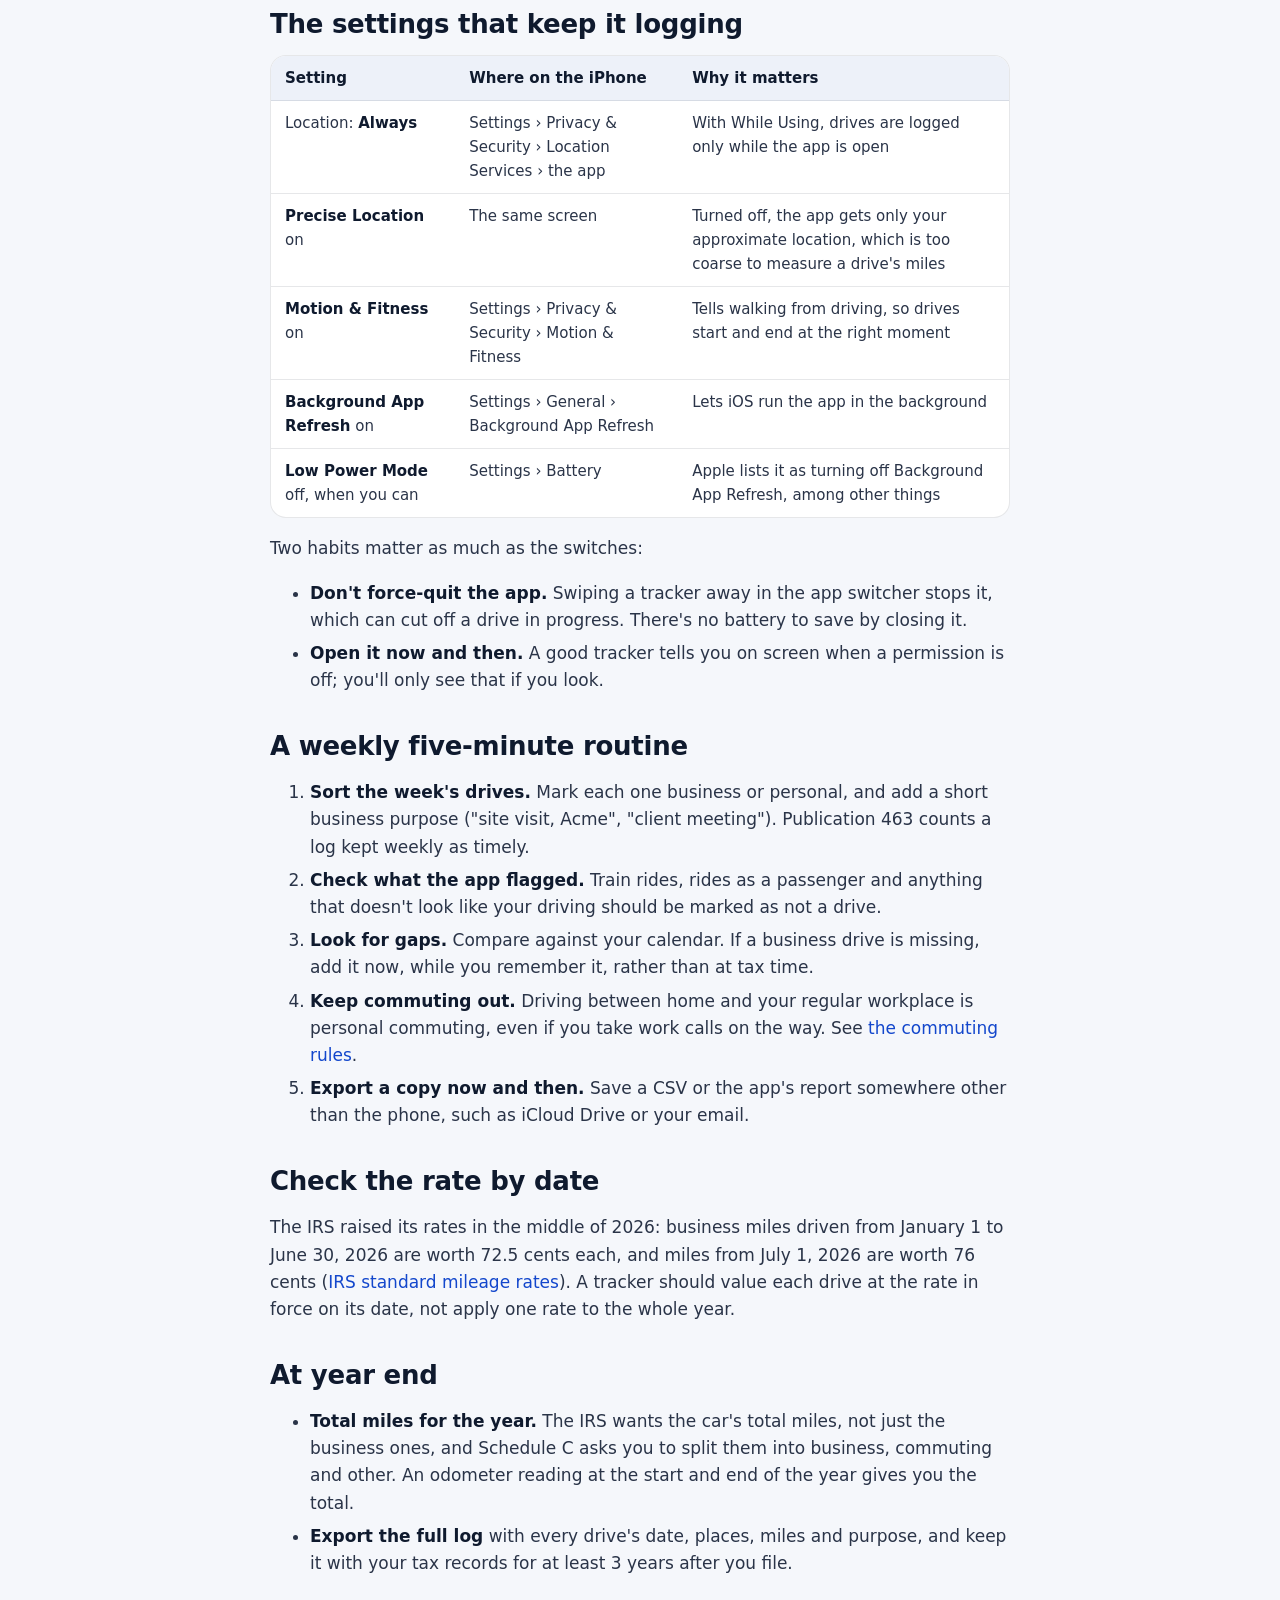
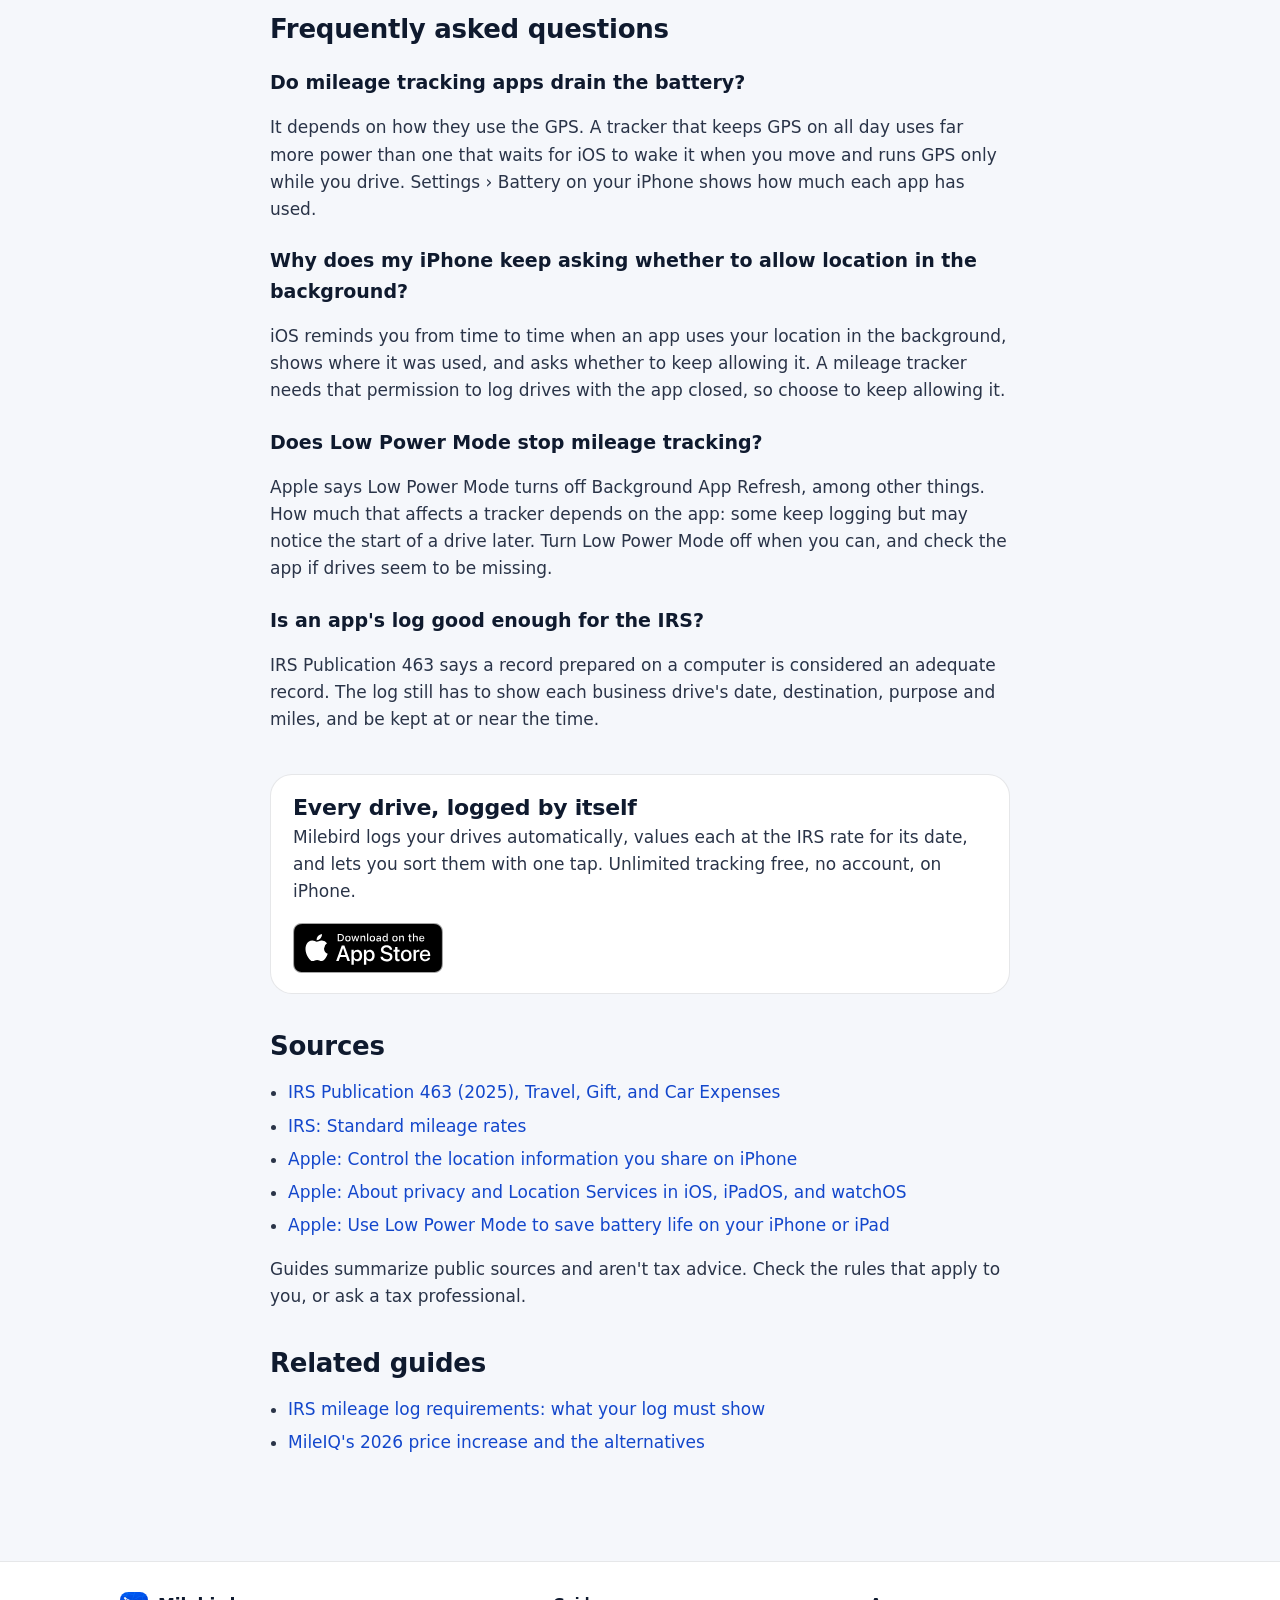
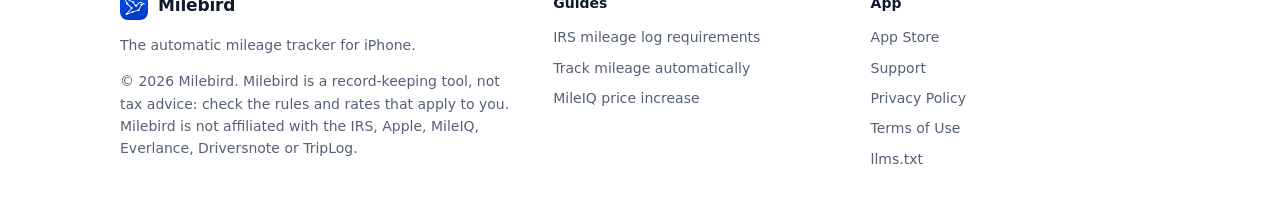
<file: how-to-track-mileage-automatically.html>
<!doctype html>
<html lang="en">
<head>
<meta charset="utf-8">
<meta name="viewport" content="width=device-width, initial-scale=1">
<title>How to Track Mileage for Taxes Automatically on iPhone</title>
<meta name="description" content="How automatic mileage tracking works on an iPhone, the settings that keep it logging, and a weekly habit that keeps the log the way the IRS expects.">
<meta name="robots" content="index,follow,max-snippet:-1,max-image-preview:large">
<link rel="canonical" href="https://coderalert0.github.io/milebird-site/how-to-track-mileage-automatically.html">
<link rel="alternate" type="text/markdown" href="how-to-track-mileage-automatically.md">
<meta name="color-scheme" content="light dark">
<meta name="theme-color" content="#f5f7fb" media="(prefers-color-scheme: light)">
<meta name="theme-color" content="#0b1020" media="(prefers-color-scheme: dark)">
<meta name="apple-itunes-app" content="app-id=6833829535">
<meta property="og:type" content="article">
<meta property="og:site_name" content="Milebird">
<meta property="og:title" content="How to Track Mileage for Taxes Automatically on iPhone">
<meta property="og:description" content="How automatic mileage tracking works on an iPhone, the settings that keep it logging, and a weekly habit that keeps the log the way the IRS expects.">
<meta property="og:url" content="https://coderalert0.github.io/milebird-site/how-to-track-mileage-automatically.html">
<meta property="og:image" content="https://coderalert0.github.io/milebird-site/img/og.png">
<meta property="og:image:width" content="1200">
<meta property="og:image:height" content="630">
<meta property="og:image:alt" content="Milebird, the automatic mileage tracker for iPhone: every drive logged, without lifting a finger">
<meta name="twitter:card" content="summary_large_image">
<link rel="icon" type="image/png" sizes="32x32" href="favicon-32.png">
<link rel="apple-touch-icon" href="icon.png">
<link rel="stylesheet" href="style.css">
<link rel="alternate" type="text/plain" title="llms.txt" href="llms.txt">
<script type="application/ld+json">{"@context": "https://schema.org", "@type": "Article", "headline": "How to track mileage for taxes automatically on iPhone", "description": "How automatic mileage tracking works on an iPhone, the settings that keep it logging, and a weekly habit that keeps the log the way the IRS expects.", "datePublished": "2026-11-11", "dateModified": "2026-11-11", "mainEntityOfPage": "https://coderalert0.github.io/milebird-site/how-to-track-mileage-automatically.html", "image": "https://coderalert0.github.io/milebird-site/img/og.png", "author": {"@type": "Organization", "name": "Milebird", "url": "https://coderalert0.github.io/milebird-site/", "logo": "https://coderalert0.github.io/milebird-site/img/icon-512.png"}, "publisher": {"@type": "Organization", "name": "Milebird", "url": "https://coderalert0.github.io/milebird-site/", "logo": "https://coderalert0.github.io/milebird-site/img/icon-512.png"}, "inLanguage": "en-US", "citation": ["https://www.irs.gov/publications/p463", "https://www.irs.gov/tax-professionals/standard-mileage-rates", "https://support.apple.com/guide/iphone/control-the-location-information-you-share-iph3dd5f9be/ios", "https://support.apple.com/en-us/102515", "https://support.apple.com/en-us/101604"]}</script>
<script type="application/ld+json">{"@context": "https://schema.org", "@type": "BreadcrumbList", "itemListElement": [{"@type": "ListItem", "position": 1, "name": "Home", "item": "https://coderalert0.github.io/milebird-site/"}, {"@type": "ListItem", "position": 2, "name": "Guides", "item": "https://coderalert0.github.io/milebird-site/#guides"}, {"@type": "ListItem", "position": 3, "name": "Track mileage automatically", "item": "https://coderalert0.github.io/milebird-site/how-to-track-mileage-automatically.html"}]}</script>
<script type="application/ld+json">{"@context": "https://schema.org", "@type": "FAQPage", "mainEntity": [{"@type": "Question", "name": "Do mileage tracking apps drain the battery?", "acceptedAnswer": {"@type": "Answer", "text": "It depends on how they use the GPS. A tracker that keeps GPS on all day uses far more power than one that waits for iOS to wake it when you move and runs GPS only while you drive. Settings › Battery on your iPhone shows how much each app has used."}}, {"@type": "Question", "name": "Why does my iPhone keep asking whether to allow location in the background?", "acceptedAnswer": {"@type": "Answer", "text": "iOS reminds you from time to time when an app uses your location in the background, shows where it was used, and asks whether to keep allowing it. A mileage tracker needs that permission to log drives with the app closed, so choose to keep allowing it."}}, {"@type": "Question", "name": "Does Low Power Mode stop mileage tracking?", "acceptedAnswer": {"@type": "Answer", "text": "Apple says Low Power Mode turns off Background App Refresh, among other things. How much that affects a tracker depends on the app: some keep logging but may notice the start of a drive later. Turn Low Power Mode off when you can, and check the app if drives seem to be missing."}}, {"@type": "Question", "name": "Is an app's log good enough for the IRS?", "acceptedAnswer": {"@type": "Answer", "text": "IRS Publication 463 says a record prepared on a computer is considered an adequate record. The log still has to show each business drive's date, destination, purpose and miles, and be kept at or near the time."}}]}</script>
</head>
<body>
<a class="skip" href="#main">Skip to content</a>
<header class="topbar">
  <div class="topbar-in">
    <a class="brand" href="./"><img src="icon.png" alt="" width="34" height="34"><span>Milebird</span></a>
    <nav class="nav" aria-label="Site">
      <a class="hide-sm" href="./#detection">How it works</a>
      <a class="hide-sm" href="./#pricing">Pricing</a>
      <a class="hide-sm" href="./#guides" aria-current="page">Guides</a>
      <a href="support.html">Support</a>
      <a class="nav-cta" href="https://apps.apple.com/us/app/id6833829535">Get the app</a>
    </nav>
  </div>
</header>
<main id="main">
<div class="guide">
<nav class="crumbs" aria-label="Breadcrumb"><a href="./">Home</a> <span aria-hidden="true">/</span> <a href="./#guides">Guides</a> <span aria-hidden="true">/</span> <span>Track mileage automatically</span></nav>
<article>
<h1>How to track mileage for taxes automatically on iPhone</h1>
<p class="updated">Checked against its sources on <time datetime="2026-11-11">November 11, 2026</time></p>
<div class="answer"><h2>Short answer</h2><p>Use a mileage app that detects drives in the background, and give it Location set to Always with Precise Location on, plus Motion &amp; Fitness and Background App Refresh. Leave it running, then once a week mark each drive business or personal and add the business purpose, so your log is kept at or near the time, as the IRS expects.</p></div>
<nav class="toc" aria-label="On this page"><p class="foot-title">On this page</p><ul><li><a href="#why-automatic-beats-remembering">Why automatic beats remembering</a></li><li><a href="#how-an-iphone-knows-youre-driving">How an iPhone knows you&#x27;re driving</a></li><li><a href="#the-settings-that-keep-it-logging">The settings that keep it logging</a></li><li><a href="#a-weekly-five-minute-routine">A weekly five-minute routine</a></li><li><a href="#check-the-rate-by-date">Check the rate by date</a></li><li><a href="#at-year-end">At year end</a></li><li><a href="#frequently-asked-questions">Frequently asked questions</a></li></ul></nav>
<h2 id="why-automatic-beats-remembering">Why automatic beats remembering</h2>
<p>The IRS asks you to record each business use of your car "at or near the time," and it won't accept miles you "approximate or estimate" (<a href="https://www.irs.gov/publications/p463">IRS Publication 463</a>). A weekly log counts as timely; a year's drives pieced together in April from memory and a map does not hold up as well.</p>
<p>An automatic tracker writes the parts that are hard to remember (the date, where each drive started and ended, and the miles) as you drive. What's left for you is the part only you know: whether the drive was for business, and why. See <a href="irs-mileage-log-requirements.html">what an IRS mileage log must show</a>.</p>
<h2 id="how-an-iphone-knows-youre-driving">How an iPhone knows you're driving</h2>
<p>A mileage app can't keep the GPS on all day without draining the battery, so a well-made tracker works in two modes:</p>
<ul>
<li><strong>Between drives,</strong> it asks iOS to wake it when you've moved, for example when you leave a place you've stopped at, and it reads the iPhone's motion activity (walking, still, or in a vehicle) from Motion &amp; Fitness. The GPS stays off.</li>
<li><strong>During a drive,</strong> it turns the GPS on and records the route, so the miles come from the road you actually drove.</li>
</ul>
<p>That only works if the app is allowed to use your location in the background. iOS asks for that permission separately, and once you've allowed it, Apple explains, "your device will remind you from time to time that an app is using your location," shows those locations on a map and asks whether to keep allowing it. If you want drives logged with the app closed, keep allowing it.</p>
<h2 id="the-settings-that-keep-it-logging">The settings that keep it logging</h2>
<div class="table-wrap"><table>
<thead>
<tr>
<th>Setting</th>
<th>Where on the iPhone</th>
<th>Why it matters</th>
</tr>
</thead>
<tbody>
<tr>
<td>Location: <strong>Always</strong></td>
<td>Settings › Privacy &amp; Security › Location Services › the app</td>
<td>With While Using, drives are logged only while the app is open</td>
</tr>
<tr>
<td><strong>Precise Location</strong> on</td>
<td>The same screen</td>
<td>Turned off, the app gets only your approximate location, which is too coarse to measure a drive's miles</td>
</tr>
<tr>
<td><strong>Motion &amp; Fitness</strong> on</td>
<td>Settings › Privacy &amp; Security › Motion &amp; Fitness</td>
<td>Tells walking from driving, so drives start and end at the right moment</td>
</tr>
<tr>
<td><strong>Background App Refresh</strong> on</td>
<td>Settings › General › Background App Refresh</td>
<td>Lets iOS run the app in the background</td>
</tr>
<tr>
<td><strong>Low Power Mode</strong> off, when you can</td>
<td>Settings › Battery</td>
<td>Apple lists it as turning off Background App Refresh, among other things</td>
</tr>
</tbody>
</table></div>
<p>Two habits matter as much as the switches:</p>
<ul>
<li><strong>Don't force-quit the app.</strong> Swiping a tracker away in the app switcher stops it, which can cut off a drive in progress. There's no battery to save by closing it.</li>
<li><strong>Open it now and then.</strong> A good tracker tells you on screen when a permission is off; you'll only see that if you look.</li>
</ul>
<h2 id="a-weekly-five-minute-routine">A weekly five-minute routine</h2>
<ol>
<li><strong>Sort the week's drives.</strong> Mark each one business or personal, and add a short business purpose ("site visit, Acme", "client meeting"). Publication 463 counts a log kept weekly as timely.</li>
<li><strong>Check what the app flagged.</strong> Train rides, rides as a passenger and anything that doesn't look like your driving should be marked as not a drive.</li>
<li><strong>Look for gaps.</strong> Compare against your calendar. If a business drive is missing, add it now, while you remember it, rather than at tax time.</li>
<li><strong>Keep commuting out.</strong> Driving between home and your regular workplace is personal commuting, even if you take work calls on the way. See <a href="irs-mileage-log-requirements.html#commuting-doesnt-count">the commuting rules</a>.</li>
<li><strong>Export a copy now and then.</strong> Save a CSV or the app's report somewhere other than the phone, such as iCloud Drive or your email.</li>
</ol>
<h2 id="check-the-rate-by-date">Check the rate by date</h2>
<p>The IRS raised its rates in the middle of 2026: business miles driven from January 1 to June 30, 2026 are worth 72.5 cents each, and miles from July 1, 2026 are worth 76 cents (<a href="https://www.irs.gov/tax-professionals/standard-mileage-rates">IRS standard mileage rates</a>). A tracker should value each drive at the rate in force on its date, not apply one rate to the whole year.</p>
<h2 id="at-year-end">At year end</h2>
<ul>
<li><strong>Total miles for the year.</strong> The IRS wants the car's total miles, not just the business ones, and Schedule C asks you to split them into business, commuting and other. An odometer reading at the start and end of the year gives you the total.</li>
<li><strong>Export the full log</strong> with every drive's date, places, miles and purpose, and keep it with your tax records for at least 3 years after you file.</li>
</ul>
<h2 id="frequently-asked-questions">Frequently asked questions</h2>
<h3 id="do-mileage-tracking-apps-drain-the-battery">Do mileage tracking apps drain the battery?</h3>
<p>It depends on how they use the GPS. A tracker that keeps GPS on all day uses far more power than one that waits for iOS to wake it when you move and runs GPS only while you drive. Settings › Battery on your iPhone shows how much each app has used.</p>
<h3 id="why-does-my-iphone-keep-asking-whether-to-allow-location-in-the-background">Why does my iPhone keep asking whether to allow location in the background?</h3>
<p>iOS reminds you from time to time when an app uses your location in the background, shows where it was used, and asks whether to keep allowing it. A mileage tracker needs that permission to log drives with the app closed, so choose to keep allowing it.</p>
<h3 id="does-low-power-mode-stop-mileage-tracking">Does Low Power Mode stop mileage tracking?</h3>
<p>Apple says Low Power Mode turns off Background App Refresh, among other things. How much that affects a tracker depends on the app: some keep logging but may notice the start of a drive later. Turn Low Power Mode off when you can, and check the app if drives seem to be missing.</p>
<h3 id="is-an-apps-log-good-enough-for-the-irs">Is an app's log good enough for the IRS?</h3>
<p>IRS Publication 463 says a record prepared on a computer is considered an adequate record. The log still has to show each business drive's date, destination, purpose and miles, and be kept at or near the time.</p>
<aside class="app-cta">
  <div><h2>Every drive, logged by itself</h2><p>Milebird logs your drives automatically, values each at the IRS rate for its date, and lets you sort them with one tap. Unlimited tracking free, no account, on iPhone.</p></div>
  <a class="badge" href="https://apps.apple.com/us/app/id6833829535"><img src="img/app-store-badge.svg" alt="Download on the App Store" width="150" height="50"></a>
</aside>
<section class="sources"><h2>Sources</h2><ul><li><a href="https://www.irs.gov/publications/p463" rel="noopener">IRS Publication 463 (2025), Travel, Gift, and Car Expenses</a></li><li><a href="https://www.irs.gov/tax-professionals/standard-mileage-rates" rel="noopener">IRS: Standard mileage rates</a></li><li><a href="https://support.apple.com/guide/iphone/control-the-location-information-you-share-iph3dd5f9be/ios" rel="noopener">Apple: Control the location information you share on iPhone</a></li><li><a href="https://support.apple.com/en-us/102515" rel="noopener">Apple: About privacy and Location Services in iOS, iPadOS, and watchOS</a></li><li><a href="https://support.apple.com/en-us/101604" rel="noopener">Apple: Use Low Power Mode to save battery life on your iPhone or iPad</a></li></ul><p class="muted">Guides summarize public sources and aren't tax advice. Check the rules that apply to you, or ask a tax professional.</p></section>
<section class="related"><h2>Related guides</h2><ul><li><a href="irs-mileage-log-requirements.html">IRS mileage log requirements: what your log must show</a></li><li><a href="mileiq-price-increase-alternatives.html">MileIQ&#x27;s 2026 price increase and the alternatives</a></li></ul></section>
</article>
</div>
</main>
<footer>
  <div class="in">
    <div class="foot-about">
      <a class="brand" href="./"><img src="icon.png" alt="" width="28" height="28"><span>Milebird</span></a>
      <p>The automatic mileage tracker for iPhone.</p>
      <p>© 2026 Milebird. Milebird is a record-keeping tool, not tax advice: check the rules and rates that apply to you. Milebird is not affiliated with the IRS, Apple, MileIQ, Everlance, Driversnote or TripLog.</p>
    </div>
    <nav aria-label="Guides"><p class="foot-title">Guides</p><a href="irs-mileage-log-requirements.html">IRS mileage log requirements</a><a href="how-to-track-mileage-automatically.html">Track mileage automatically</a><a href="mileiq-price-increase-alternatives.html">MileIQ price increase</a></nav>
    <nav aria-label="App"><p class="foot-title">App</p><a href="https://apps.apple.com/us/app/id6833829535">App Store</a><a href="support.html">Support</a><a href="privacy.html">Privacy Policy</a><a href="terms.html">Terms of Use</a><a href="llms.txt">llms.txt</a></nav>
  </div>
</footer>
<script src="site.js"></script>
</body>
</html>
</file>
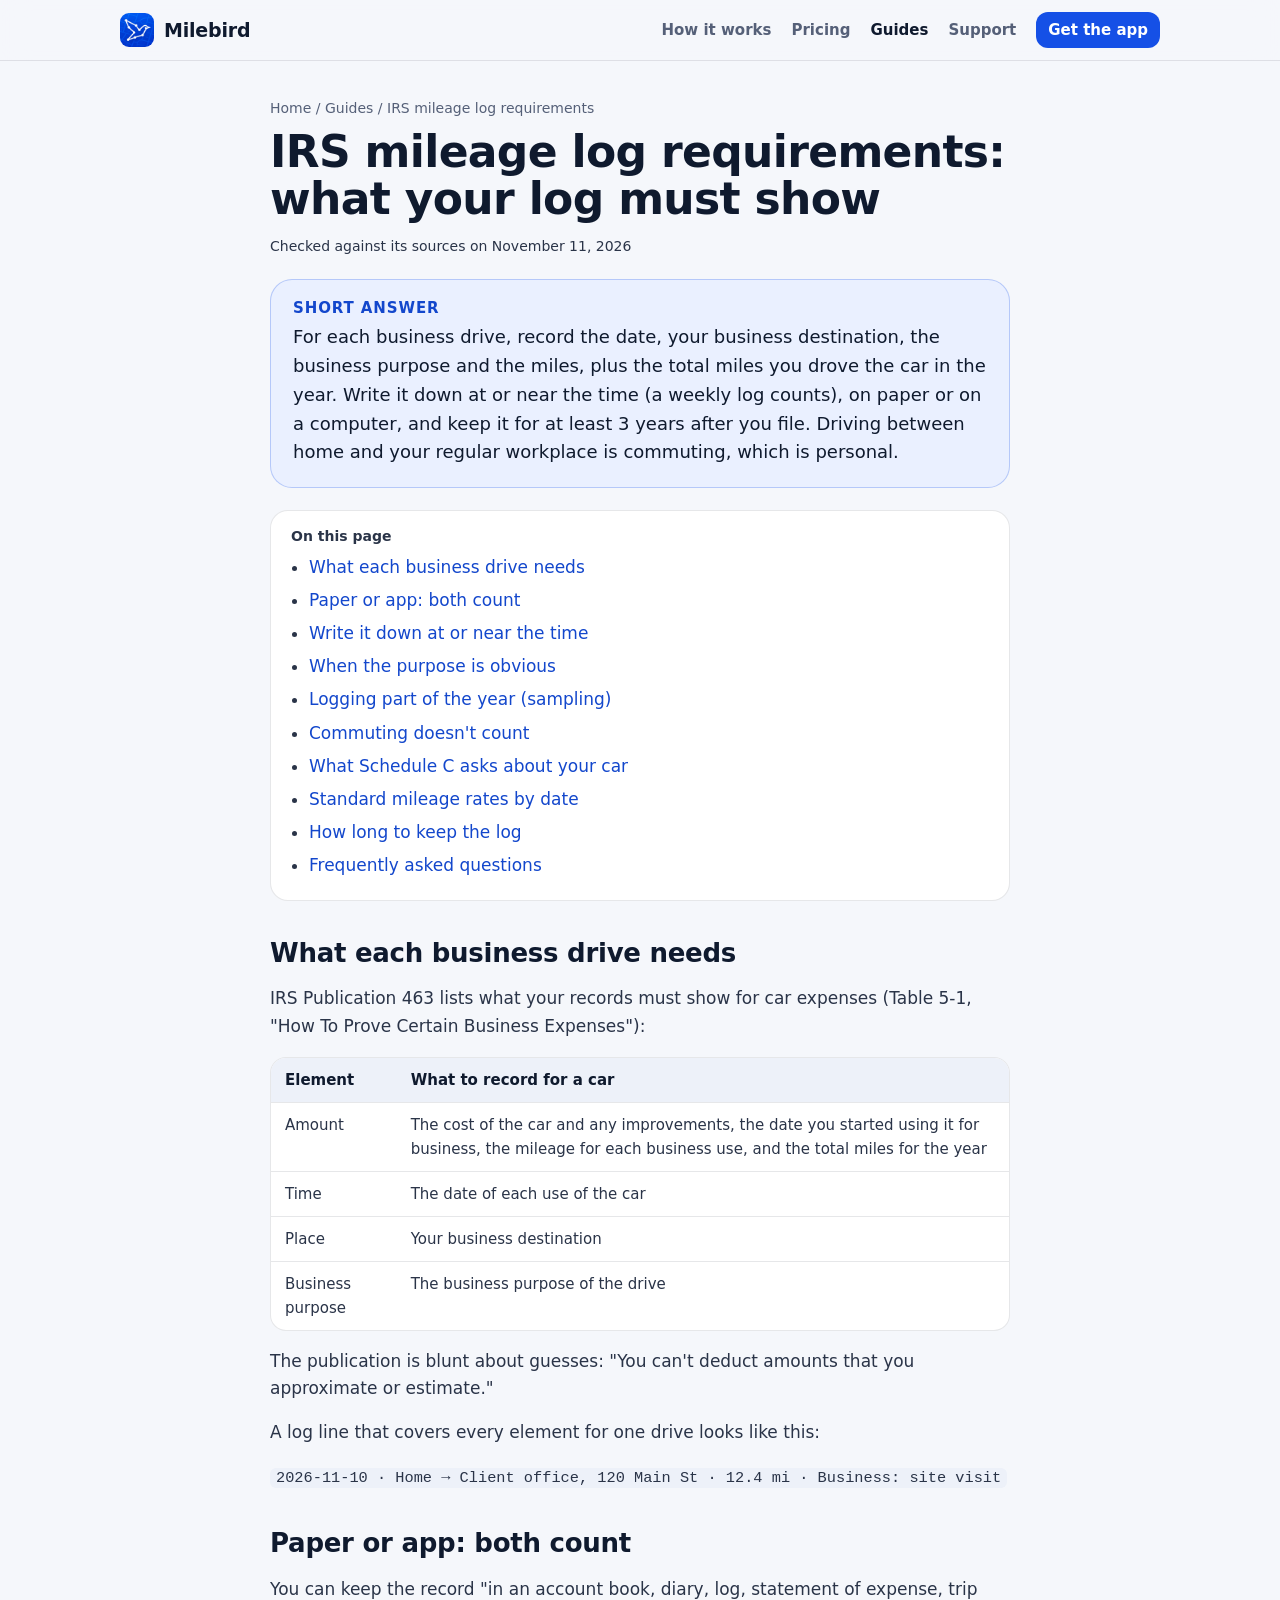
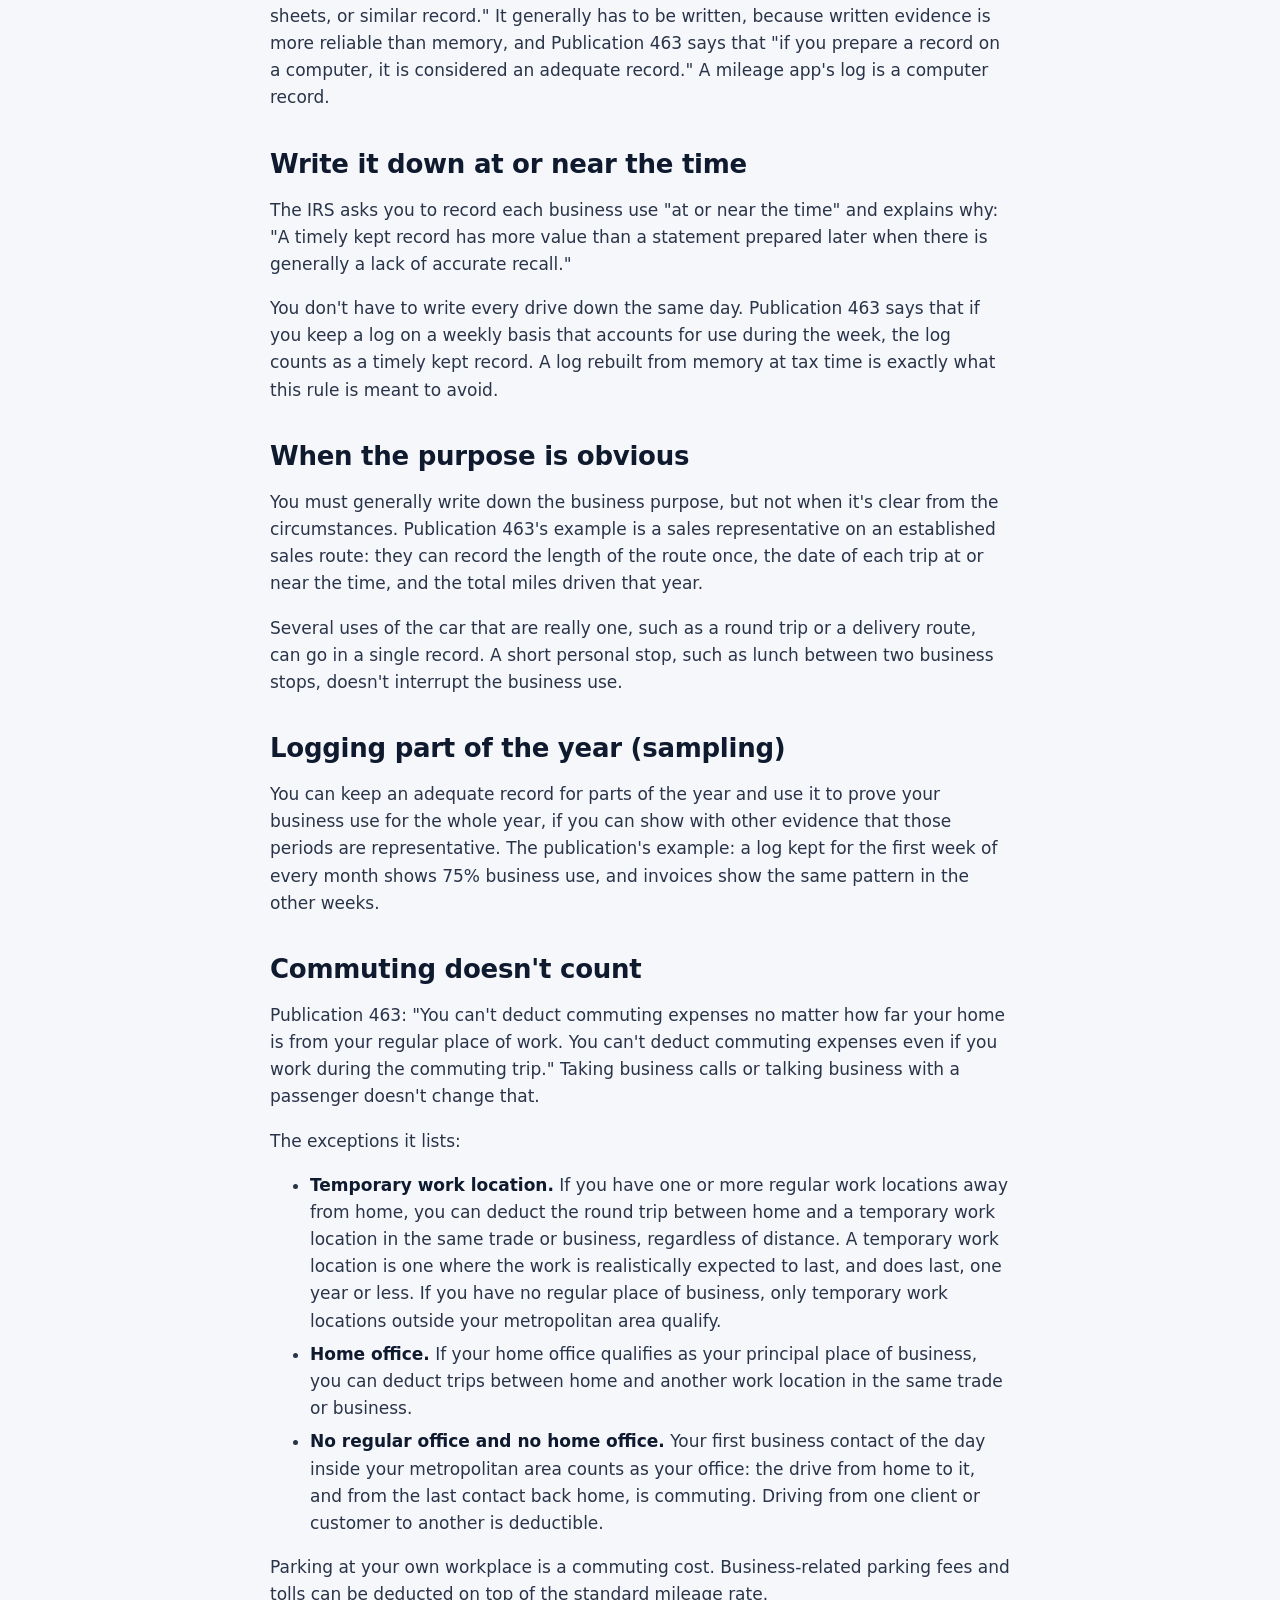
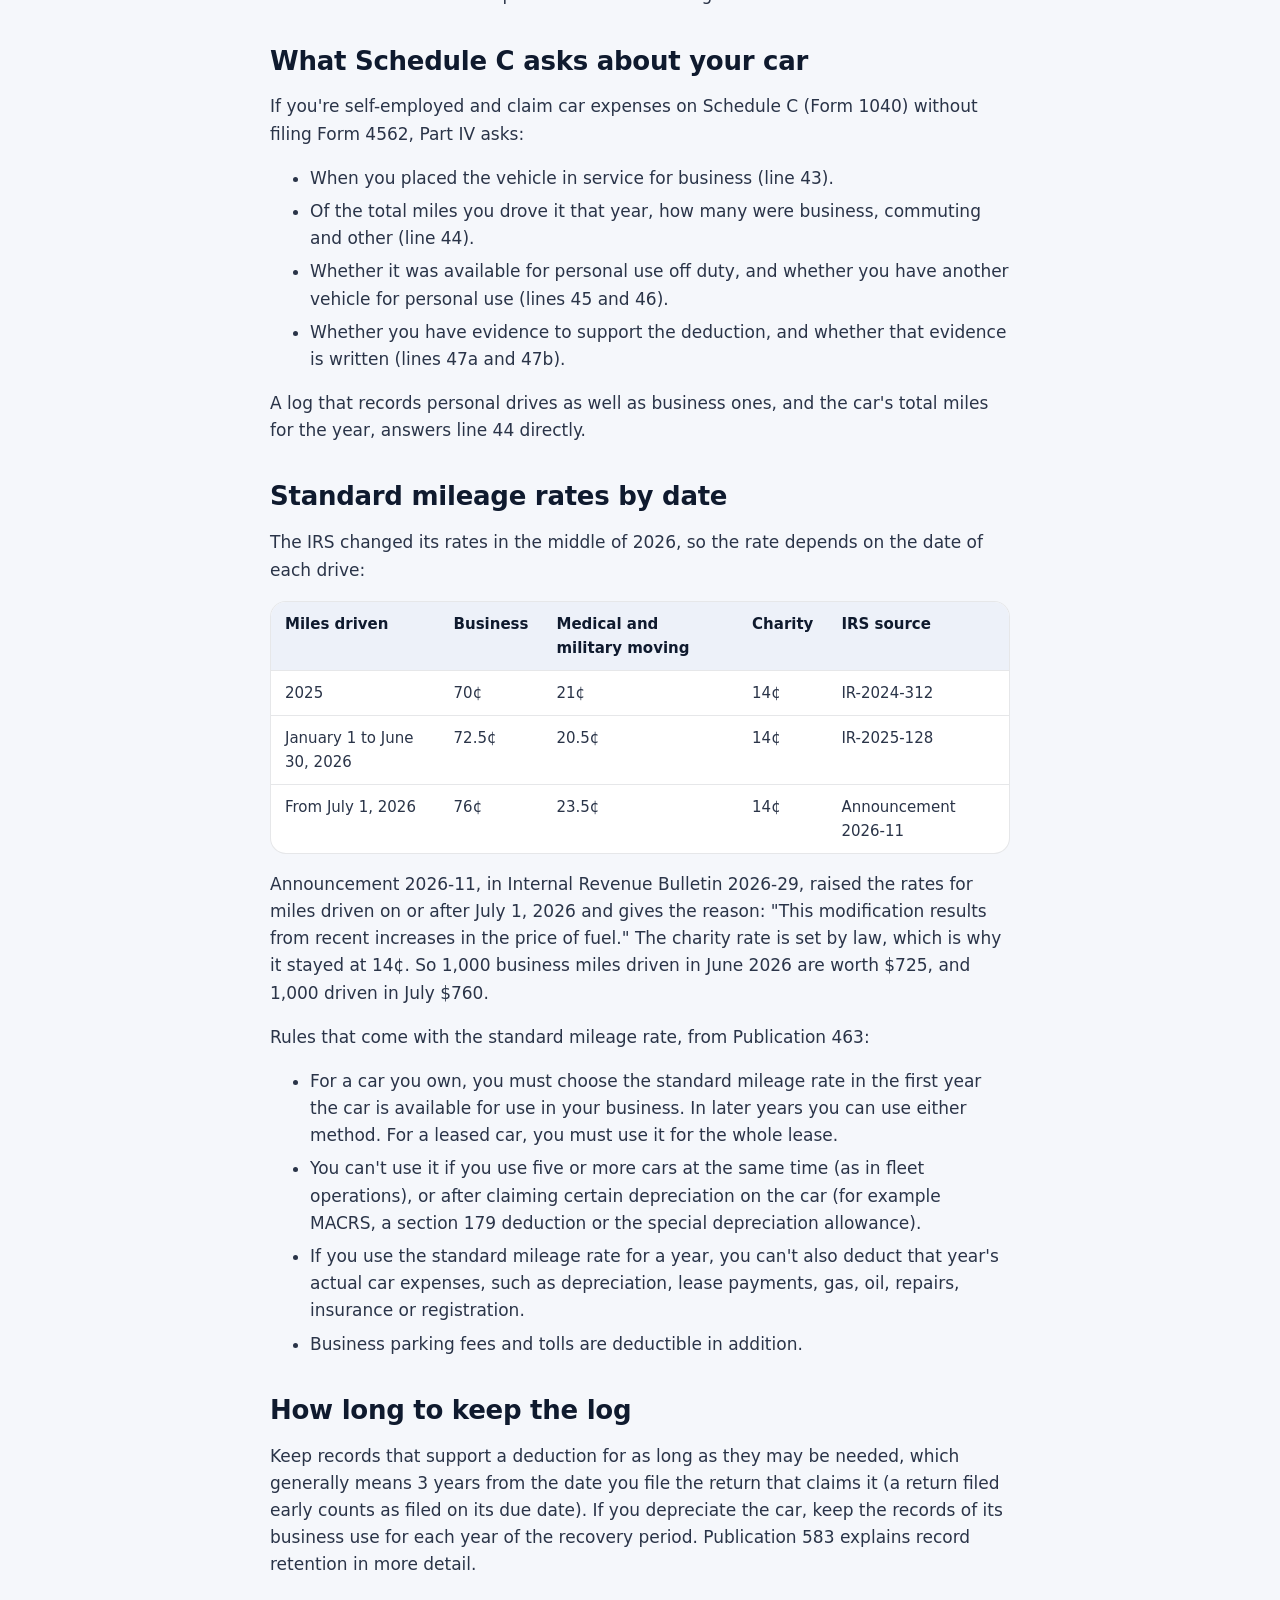
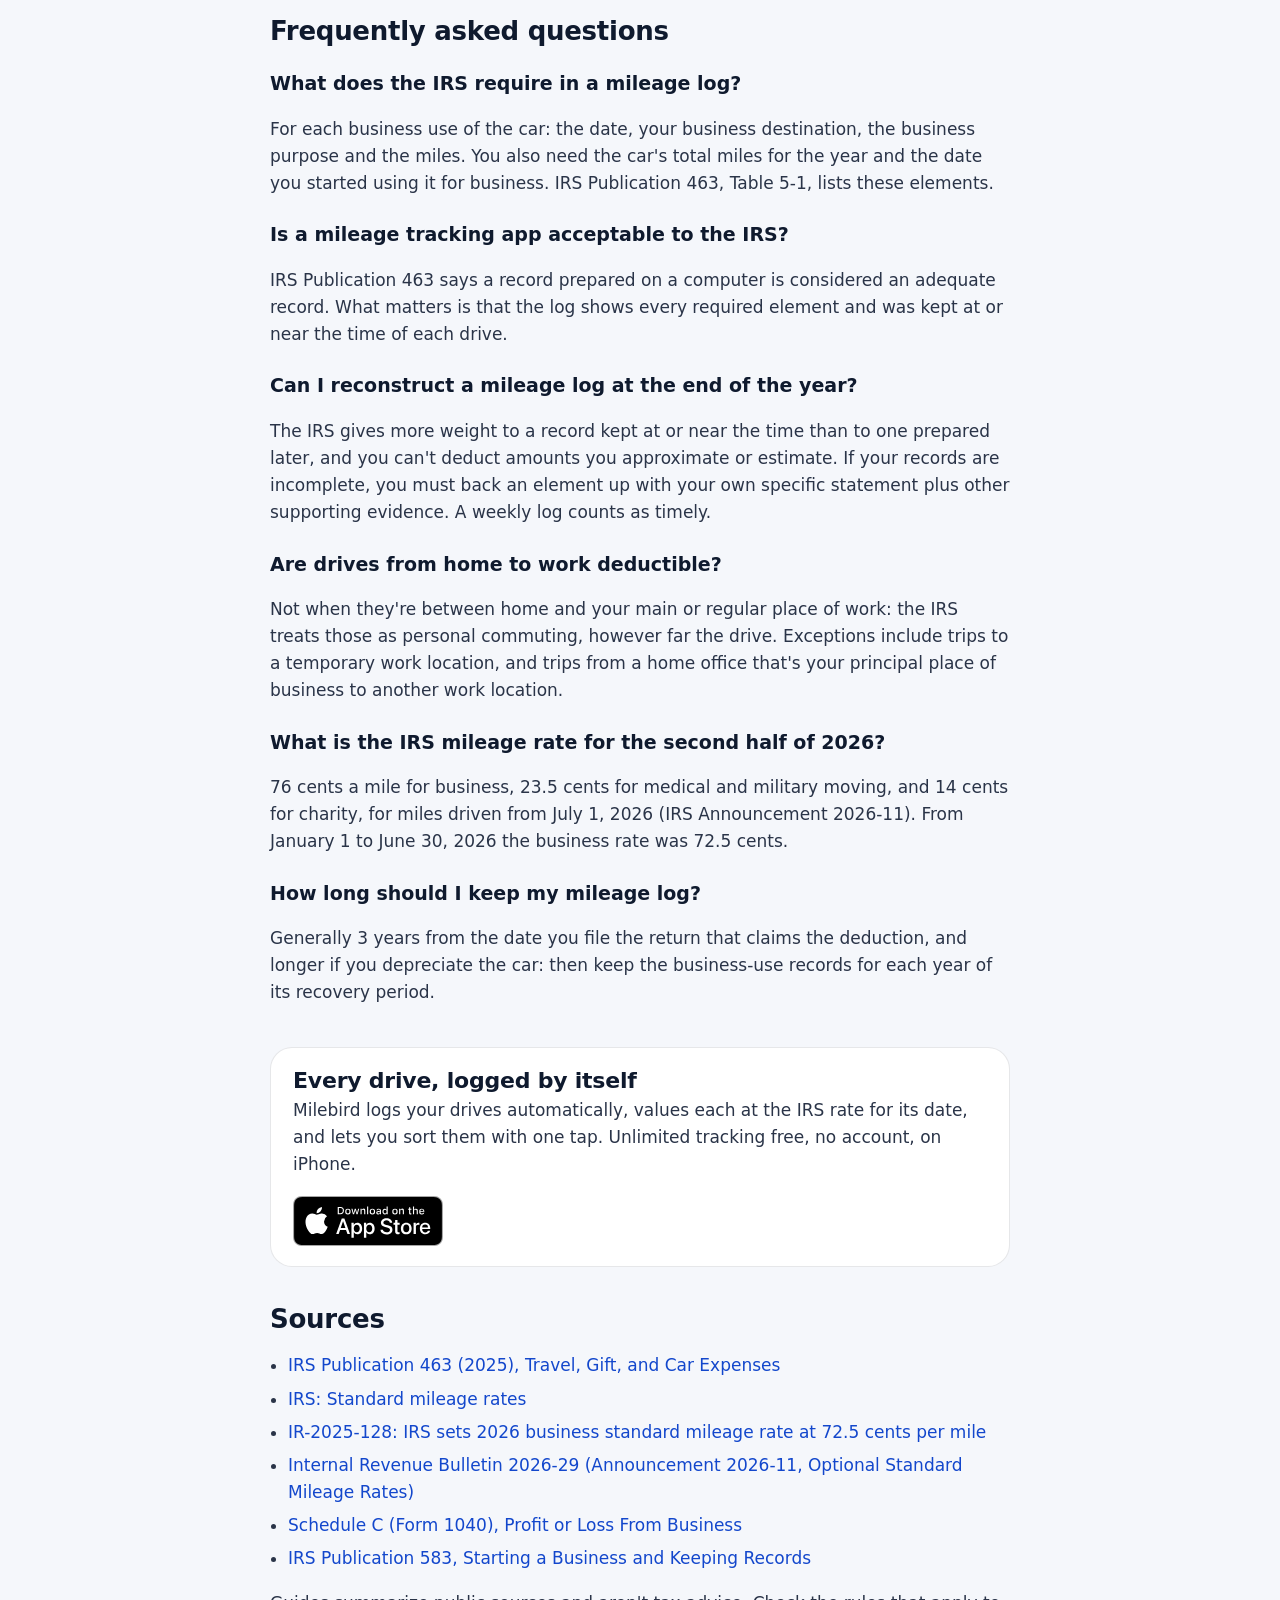
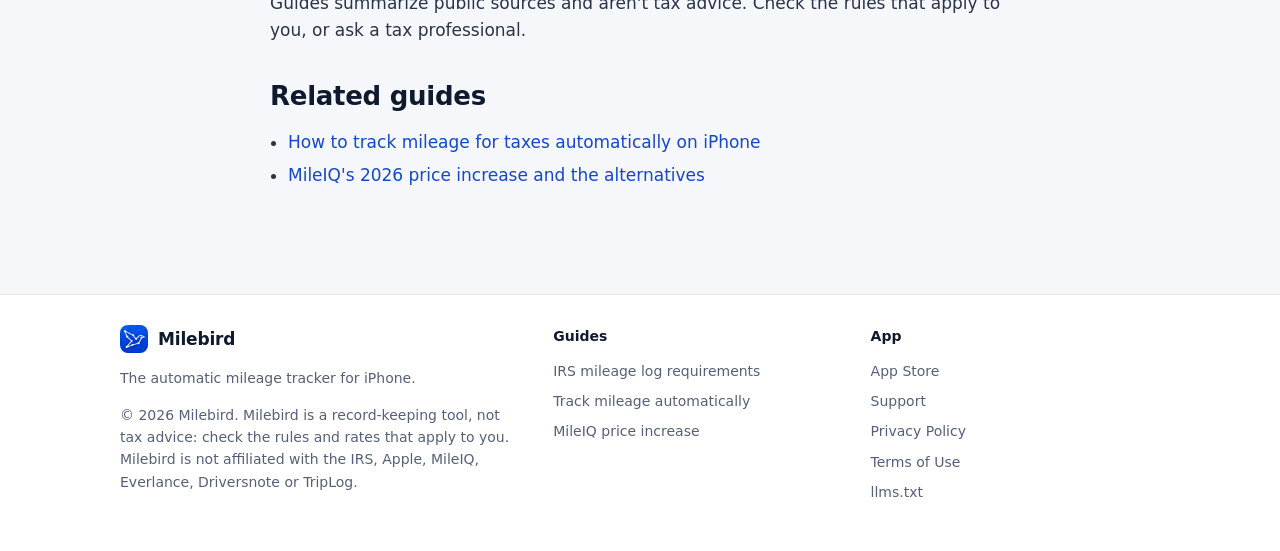
<file: irs-mileage-log-requirements.html>
<!doctype html>
<html lang="en">
<head>
<meta charset="utf-8">
<meta name="viewport" content="width=device-width, initial-scale=1">
<title>IRS Mileage Log Requirements: What Your Log Must Show</title>
<meta name="description" content="What the IRS asks a mileage log to show for each business drive, when to write it down, how commuting counts, and the 2026 rates by date, from IRS Publication 463.">
<meta name="robots" content="index,follow,max-snippet:-1,max-image-preview:large">
<link rel="canonical" href="https://coderalert0.github.io/milebird-site/irs-mileage-log-requirements.html">
<link rel="alternate" type="text/markdown" href="irs-mileage-log-requirements.md">
<meta name="color-scheme" content="light dark">
<meta name="theme-color" content="#f5f7fb" media="(prefers-color-scheme: light)">
<meta name="theme-color" content="#0b1020" media="(prefers-color-scheme: dark)">
<meta name="apple-itunes-app" content="app-id=6833829535">
<meta property="og:type" content="article">
<meta property="og:site_name" content="Milebird">
<meta property="og:title" content="IRS Mileage Log Requirements: What Your Log Must Show">
<meta property="og:description" content="What the IRS asks a mileage log to show for each business drive, when to write it down, how commuting counts, and the 2026 rates by date, from IRS Publication 463.">
<meta property="og:url" content="https://coderalert0.github.io/milebird-site/irs-mileage-log-requirements.html">
<meta property="og:image" content="https://coderalert0.github.io/milebird-site/img/og.png">
<meta property="og:image:width" content="1200">
<meta property="og:image:height" content="630">
<meta property="og:image:alt" content="Milebird, the automatic mileage tracker for iPhone: every drive logged, without lifting a finger">
<meta name="twitter:card" content="summary_large_image">
<link rel="icon" type="image/png" sizes="32x32" href="favicon-32.png">
<link rel="apple-touch-icon" href="icon.png">
<link rel="stylesheet" href="style.css">
<link rel="alternate" type="text/plain" title="llms.txt" href="llms.txt">
<script type="application/ld+json">{"@context": "https://schema.org", "@type": "Article", "headline": "IRS mileage log requirements: what your log must show", "description": "What the IRS asks a mileage log to show for each business drive, when to write it down, how commuting counts, and the 2026 rates by date, from IRS Publication 463.", "datePublished": "2026-11-11", "dateModified": "2026-11-11", "mainEntityOfPage": "https://coderalert0.github.io/milebird-site/irs-mileage-log-requirements.html", "image": "https://coderalert0.github.io/milebird-site/img/og.png", "author": {"@type": "Organization", "name": "Milebird", "url": "https://coderalert0.github.io/milebird-site/", "logo": "https://coderalert0.github.io/milebird-site/img/icon-512.png"}, "publisher": {"@type": "Organization", "name": "Milebird", "url": "https://coderalert0.github.io/milebird-site/", "logo": "https://coderalert0.github.io/milebird-site/img/icon-512.png"}, "inLanguage": "en-US", "citation": ["https://www.irs.gov/publications/p463", "https://www.irs.gov/tax-professionals/standard-mileage-rates", "https://www.irs.gov/newsroom/irs-sets-2026-business-standard-mileage-rate-at-725-cents-per-mile-up-25-cents", "https://www.irs.gov/irb/2026-29_irb", "https://www.irs.gov/pub/irs-pdf/f1040sc.pdf", "https://www.irs.gov/publications/p583"]}</script>
<script type="application/ld+json">{"@context": "https://schema.org", "@type": "BreadcrumbList", "itemListElement": [{"@type": "ListItem", "position": 1, "name": "Home", "item": "https://coderalert0.github.io/milebird-site/"}, {"@type": "ListItem", "position": 2, "name": "Guides", "item": "https://coderalert0.github.io/milebird-site/#guides"}, {"@type": "ListItem", "position": 3, "name": "IRS mileage log requirements", "item": "https://coderalert0.github.io/milebird-site/irs-mileage-log-requirements.html"}]}</script>
<script type="application/ld+json">{"@context": "https://schema.org", "@type": "FAQPage", "mainEntity": [{"@type": "Question", "name": "What does the IRS require in a mileage log?", "acceptedAnswer": {"@type": "Answer", "text": "For each business use of the car: the date, your business destination, the business purpose and the miles. You also need the car's total miles for the year and the date you started using it for business. IRS Publication 463, Table 5-1, lists these elements."}}, {"@type": "Question", "name": "Is a mileage tracking app acceptable to the IRS?", "acceptedAnswer": {"@type": "Answer", "text": "IRS Publication 463 says a record prepared on a computer is considered an adequate record. What matters is that the log shows every required element and was kept at or near the time of each drive."}}, {"@type": "Question", "name": "Can I reconstruct a mileage log at the end of the year?", "acceptedAnswer": {"@type": "Answer", "text": "The IRS gives more weight to a record kept at or near the time than to one prepared later, and you can't deduct amounts you approximate or estimate. If your records are incomplete, you must back an element up with your own specific statement plus other supporting evidence. A weekly log counts as timely."}}, {"@type": "Question", "name": "Are drives from home to work deductible?", "acceptedAnswer": {"@type": "Answer", "text": "Not when they're between home and your main or regular place of work: the IRS treats those as personal commuting, however far the drive. Exceptions include trips to a temporary work location, and trips from a home office that's your principal place of business to another work location."}}, {"@type": "Question", "name": "What is the IRS mileage rate for the second half of 2026?", "acceptedAnswer": {"@type": "Answer", "text": "76 cents a mile for business, 23.5 cents for medical and military moving, and 14 cents for charity, for miles driven from July 1, 2026 (IRS Announcement 2026-11). From January 1 to June 30, 2026 the business rate was 72.5 cents."}}, {"@type": "Question", "name": "How long should I keep my mileage log?", "acceptedAnswer": {"@type": "Answer", "text": "Generally 3 years from the date you file the return that claims the deduction, and longer if you depreciate the car: then keep the business-use records for each year of its recovery period."}}]}</script>
</head>
<body>
<a class="skip" href="#main">Skip to content</a>
<header class="topbar">
  <div class="topbar-in">
    <a class="brand" href="./"><img src="icon.png" alt="" width="34" height="34"><span>Milebird</span></a>
    <nav class="nav" aria-label="Site">
      <a class="hide-sm" href="./#detection">How it works</a>
      <a class="hide-sm" href="./#pricing">Pricing</a>
      <a class="hide-sm" href="./#guides" aria-current="page">Guides</a>
      <a href="support.html">Support</a>
      <a class="nav-cta" href="https://apps.apple.com/us/app/id6833829535">Get the app</a>
    </nav>
  </div>
</header>
<main id="main">
<div class="guide">
<nav class="crumbs" aria-label="Breadcrumb"><a href="./">Home</a> <span aria-hidden="true">/</span> <a href="./#guides">Guides</a> <span aria-hidden="true">/</span> <span>IRS mileage log requirements</span></nav>
<article>
<h1>IRS mileage log requirements: what your log must show</h1>
<p class="updated">Checked against its sources on <time datetime="2026-11-11">November 11, 2026</time></p>
<div class="answer"><h2>Short answer</h2><p>For each business drive, record the date, your business destination, the business purpose and the miles, plus the total miles you drove the car in the year. Write it down at or near the time (a weekly log counts), on paper or on a computer, and keep it for at least 3 years after you file. Driving between home and your regular workplace is commuting, which is personal.</p></div>
<nav class="toc" aria-label="On this page"><p class="foot-title">On this page</p><ul><li><a href="#what-each-business-drive-needs">What each business drive needs</a></li><li><a href="#paper-or-app-both-count">Paper or app: both count</a></li><li><a href="#write-it-down-at-or-near-the-time">Write it down at or near the time</a></li><li><a href="#when-the-purpose-is-obvious">When the purpose is obvious</a></li><li><a href="#logging-part-of-the-year-sampling">Logging part of the year (sampling)</a></li><li><a href="#commuting-doesnt-count">Commuting doesn&#x27;t count</a></li><li><a href="#what-schedule-c-asks-about-your-car">What Schedule C asks about your car</a></li><li><a href="#standard-mileage-rates-by-date">Standard mileage rates by date</a></li><li><a href="#how-long-to-keep-the-log">How long to keep the log</a></li><li><a href="#frequently-asked-questions">Frequently asked questions</a></li></ul></nav>
<h2 id="what-each-business-drive-needs">What each business drive needs</h2>
<p>IRS Publication 463 lists what your records must show for car expenses (Table 5-1, "How To Prove Certain Business Expenses"):</p>
<div class="table-wrap"><table>
<thead>
<tr>
<th>Element</th>
<th>What to record for a car</th>
</tr>
</thead>
<tbody>
<tr>
<td>Amount</td>
<td>The cost of the car and any improvements, the date you started using it for business, the mileage for each business use, and the total miles for the year</td>
</tr>
<tr>
<td>Time</td>
<td>The date of each use of the car</td>
</tr>
<tr>
<td>Place</td>
<td>Your business destination</td>
</tr>
<tr>
<td>Business purpose</td>
<td>The business purpose of the drive</td>
</tr>
</tbody>
</table></div>
<p>The publication is blunt about guesses: "You can't deduct amounts that you approximate or estimate."</p>
<p>A log line that covers every element for one drive looks like this:</p>
<p><code>2026-11-10 · Home → Client office, 120 Main St · 12.4 mi · Business: site visit</code></p>
<h2 id="paper-or-app-both-count">Paper or app: both count</h2>
<p>You can keep the record "in an account book, diary, log, statement of expense, trip sheets, or similar record." It generally has to be written, because written evidence is more reliable than memory, and Publication 463 says that "if you prepare a record on a computer, it is considered an adequate record." A mileage app's log is a computer record.</p>
<h2 id="write-it-down-at-or-near-the-time">Write it down at or near the time</h2>
<p>The IRS asks you to record each business use "at or near the time" and explains why: "A timely kept record has more value than a statement prepared later when there is generally a lack of accurate recall."</p>
<p>You don't have to write every drive down the same day. Publication 463 says that if you keep a log on a weekly basis that accounts for use during the week, the log counts as a timely kept record. A log rebuilt from memory at tax time is exactly what this rule is meant to avoid.</p>
<h2 id="when-the-purpose-is-obvious">When the purpose is obvious</h2>
<p>You must generally write down the business purpose, but not when it's clear from the circumstances. Publication 463's example is a sales representative on an established sales route: they can record the length of the route once, the date of each trip at or near the time, and the total miles driven that year.</p>
<p>Several uses of the car that are really one, such as a round trip or a delivery route, can go in a single record. A short personal stop, such as lunch between two business stops, doesn't interrupt the business use.</p>
<h2 id="logging-part-of-the-year-sampling">Logging part of the year (sampling)</h2>
<p>You can keep an adequate record for parts of the year and use it to prove your business use for the whole year, if you can show with other evidence that those periods are representative. The publication's example: a log kept for the first week of every month shows 75% business use, and invoices show the same pattern in the other weeks.</p>
<h2 id="commuting-doesnt-count">Commuting doesn't count</h2>
<p>Publication 463: "You can't deduct commuting expenses no matter how far your home is from your regular place of work. You can't deduct commuting expenses even if you work during the commuting trip." Taking business calls or talking business with a passenger doesn't change that.</p>
<p>The exceptions it lists:</p>
<ul>
<li><strong>Temporary work location.</strong> If you have one or more regular work locations away from home, you can deduct the round trip between home and a temporary work location in the same trade or business, regardless of distance. A temporary work location is one where the work is realistically expected to last, and does last, one year or less. If you have no regular place of business, only temporary work locations outside your metropolitan area qualify.</li>
<li><strong>Home office.</strong> If your home office qualifies as your principal place of business, you can deduct trips between home and another work location in the same trade or business.</li>
<li><strong>No regular office and no home office.</strong> Your first business contact of the day inside your metropolitan area counts as your office: the drive from home to it, and from the last contact back home, is commuting. Driving from one client or customer to another is deductible.</li>
</ul>
<p>Parking at your own workplace is a commuting cost. Business-related parking fees and tolls can be deducted on top of the standard mileage rate.</p>
<h2 id="what-schedule-c-asks-about-your-car">What Schedule C asks about your car</h2>
<p>If you're self-employed and claim car expenses on Schedule C (Form 1040) without filing Form 4562, Part IV asks:</p>
<ul>
<li>When you placed the vehicle in service for business (line 43).</li>
<li>Of the total miles you drove it that year, how many were business, commuting and other (line 44).</li>
<li>Whether it was available for personal use off duty, and whether you have another vehicle for personal use (lines 45 and 46).</li>
<li>Whether you have evidence to support the deduction, and whether that evidence is written (lines 47a and 47b).</li>
</ul>
<p>A log that records personal drives as well as business ones, and the car's total miles for the year, answers line 44 directly.</p>
<h2 id="standard-mileage-rates-by-date">Standard mileage rates by date</h2>
<p>The IRS changed its rates in the middle of 2026, so the rate depends on the date of each drive:</p>
<div class="table-wrap"><table>
<thead>
<tr>
<th>Miles driven</th>
<th>Business</th>
<th>Medical and military moving</th>
<th>Charity</th>
<th>IRS source</th>
</tr>
</thead>
<tbody>
<tr>
<td>2025</td>
<td>70¢</td>
<td>21¢</td>
<td>14¢</td>
<td>IR-2024-312</td>
</tr>
<tr>
<td>January 1 to June 30, 2026</td>
<td>72.5¢</td>
<td>20.5¢</td>
<td>14¢</td>
<td>IR-2025-128</td>
</tr>
<tr>
<td>From July 1, 2026</td>
<td>76¢</td>
<td>23.5¢</td>
<td>14¢</td>
<td>Announcement 2026-11</td>
</tr>
</tbody>
</table></div>
<p>Announcement 2026-11, in Internal Revenue Bulletin 2026-29, raised the rates for miles driven on or after July 1, 2026 and gives the reason: "This modification results from recent increases in the price of fuel." The charity rate is set by law, which is why it stayed at 14¢. So 1,000 business miles driven in June 2026 are worth $725, and 1,000 driven in July $760.</p>
<p>Rules that come with the standard mileage rate, from Publication 463:</p>
<ul>
<li>For a car you own, you must choose the standard mileage rate in the first year the car is available for use in your business. In later years you can use either method. For a leased car, you must use it for the whole lease.</li>
<li>You can't use it if you use five or more cars at the same time (as in fleet operations), or after claiming certain depreciation on the car (for example MACRS, a section 179 deduction or the special depreciation allowance).</li>
<li>If you use the standard mileage rate for a year, you can't also deduct that year's actual car expenses, such as depreciation, lease payments, gas, oil, repairs, insurance or registration.</li>
<li>Business parking fees and tolls are deductible in addition.</li>
</ul>
<h2 id="how-long-to-keep-the-log">How long to keep the log</h2>
<p>Keep records that support a deduction for as long as they may be needed, which generally means 3 years from the date you file the return that claims it (a return filed early counts as filed on its due date). If you depreciate the car, keep the records of its business use for each year of the recovery period. Publication 583 explains record retention in more detail.</p>
<h2 id="frequently-asked-questions">Frequently asked questions</h2>
<h3 id="what-does-the-irs-require-in-a-mileage-log">What does the IRS require in a mileage log?</h3>
<p>For each business use of the car: the date, your business destination, the business purpose and the miles. You also need the car's total miles for the year and the date you started using it for business. IRS Publication 463, Table 5-1, lists these elements.</p>
<h3 id="is-a-mileage-tracking-app-acceptable-to-the-irs">Is a mileage tracking app acceptable to the IRS?</h3>
<p>IRS Publication 463 says a record prepared on a computer is considered an adequate record. What matters is that the log shows every required element and was kept at or near the time of each drive.</p>
<h3 id="can-i-reconstruct-a-mileage-log-at-the-end-of-the-year">Can I reconstruct a mileage log at the end of the year?</h3>
<p>The IRS gives more weight to a record kept at or near the time than to one prepared later, and you can't deduct amounts you approximate or estimate. If your records are incomplete, you must back an element up with your own specific statement plus other supporting evidence. A weekly log counts as timely.</p>
<h3 id="are-drives-from-home-to-work-deductible">Are drives from home to work deductible?</h3>
<p>Not when they're between home and your main or regular place of work: the IRS treats those as personal commuting, however far the drive. Exceptions include trips to a temporary work location, and trips from a home office that's your principal place of business to another work location.</p>
<h3 id="what-is-the-irs-mileage-rate-for-the-second-half-of-2026">What is the IRS mileage rate for the second half of 2026?</h3>
<p>76 cents a mile for business, 23.5 cents for medical and military moving, and 14 cents for charity, for miles driven from July 1, 2026 (IRS Announcement 2026-11). From January 1 to June 30, 2026 the business rate was 72.5 cents.</p>
<h3 id="how-long-should-i-keep-my-mileage-log">How long should I keep my mileage log?</h3>
<p>Generally 3 years from the date you file the return that claims the deduction, and longer if you depreciate the car: then keep the business-use records for each year of its recovery period.</p>
<aside class="app-cta">
  <div><h2>Every drive, logged by itself</h2><p>Milebird logs your drives automatically, values each at the IRS rate for its date, and lets you sort them with one tap. Unlimited tracking free, no account, on iPhone.</p></div>
  <a class="badge" href="https://apps.apple.com/us/app/id6833829535"><img src="img/app-store-badge.svg" alt="Download on the App Store" width="150" height="50"></a>
</aside>
<section class="sources"><h2>Sources</h2><ul><li><a href="https://www.irs.gov/publications/p463" rel="noopener">IRS Publication 463 (2025), Travel, Gift, and Car Expenses</a></li><li><a href="https://www.irs.gov/tax-professionals/standard-mileage-rates" rel="noopener">IRS: Standard mileage rates</a></li><li><a href="https://www.irs.gov/newsroom/irs-sets-2026-business-standard-mileage-rate-at-725-cents-per-mile-up-25-cents" rel="noopener">IR-2025-128: IRS sets 2026 business standard mileage rate at 72.5 cents per mile</a></li><li><a href="https://www.irs.gov/irb/2026-29_irb" rel="noopener">Internal Revenue Bulletin 2026-29 (Announcement 2026-11, Optional Standard Mileage Rates)</a></li><li><a href="https://www.irs.gov/pub/irs-pdf/f1040sc.pdf" rel="noopener">Schedule C (Form 1040), Profit or Loss From Business</a></li><li><a href="https://www.irs.gov/publications/p583" rel="noopener">IRS Publication 583, Starting a Business and Keeping Records</a></li></ul><p class="muted">Guides summarize public sources and aren't tax advice. Check the rules that apply to you, or ask a tax professional.</p></section>
<section class="related"><h2>Related guides</h2><ul><li><a href="how-to-track-mileage-automatically.html">How to track mileage for taxes automatically on iPhone</a></li><li><a href="mileiq-price-increase-alternatives.html">MileIQ&#x27;s 2026 price increase and the alternatives</a></li></ul></section>
</article>
</div>
</main>
<footer>
  <div class="in">
    <div class="foot-about">
      <a class="brand" href="./"><img src="icon.png" alt="" width="28" height="28"><span>Milebird</span></a>
      <p>The automatic mileage tracker for iPhone.</p>
      <p>© 2026 Milebird. Milebird is a record-keeping tool, not tax advice: check the rules and rates that apply to you. Milebird is not affiliated with the IRS, Apple, MileIQ, Everlance, Driversnote or TripLog.</p>
    </div>
    <nav aria-label="Guides"><p class="foot-title">Guides</p><a href="irs-mileage-log-requirements.html">IRS mileage log requirements</a><a href="how-to-track-mileage-automatically.html">Track mileage automatically</a><a href="mileiq-price-increase-alternatives.html">MileIQ price increase</a></nav>
    <nav aria-label="App"><p class="foot-title">App</p><a href="https://apps.apple.com/us/app/id6833829535">App Store</a><a href="support.html">Support</a><a href="privacy.html">Privacy Policy</a><a href="terms.html">Terms of Use</a><a href="llms.txt">llms.txt</a></nav>
  </div>
</footer>
<script src="site.js"></script>
</body>
</html>
</file>
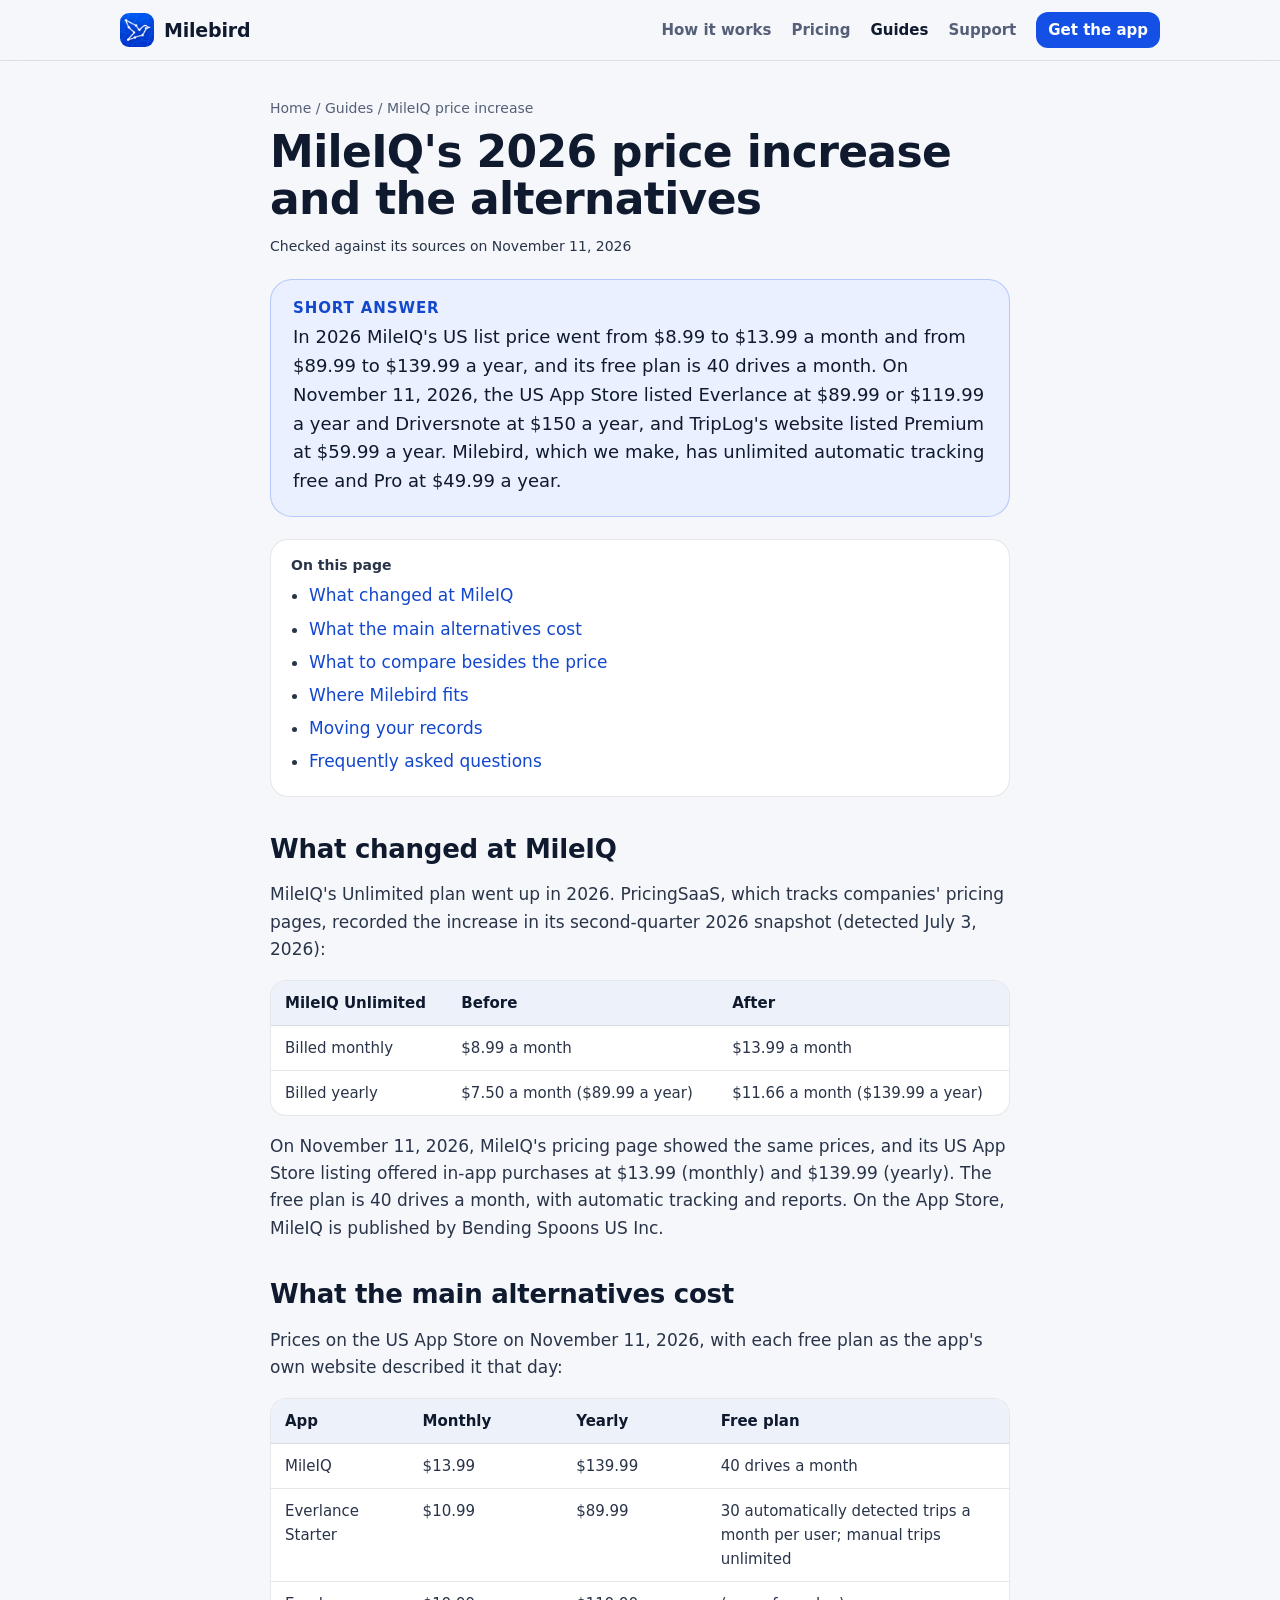
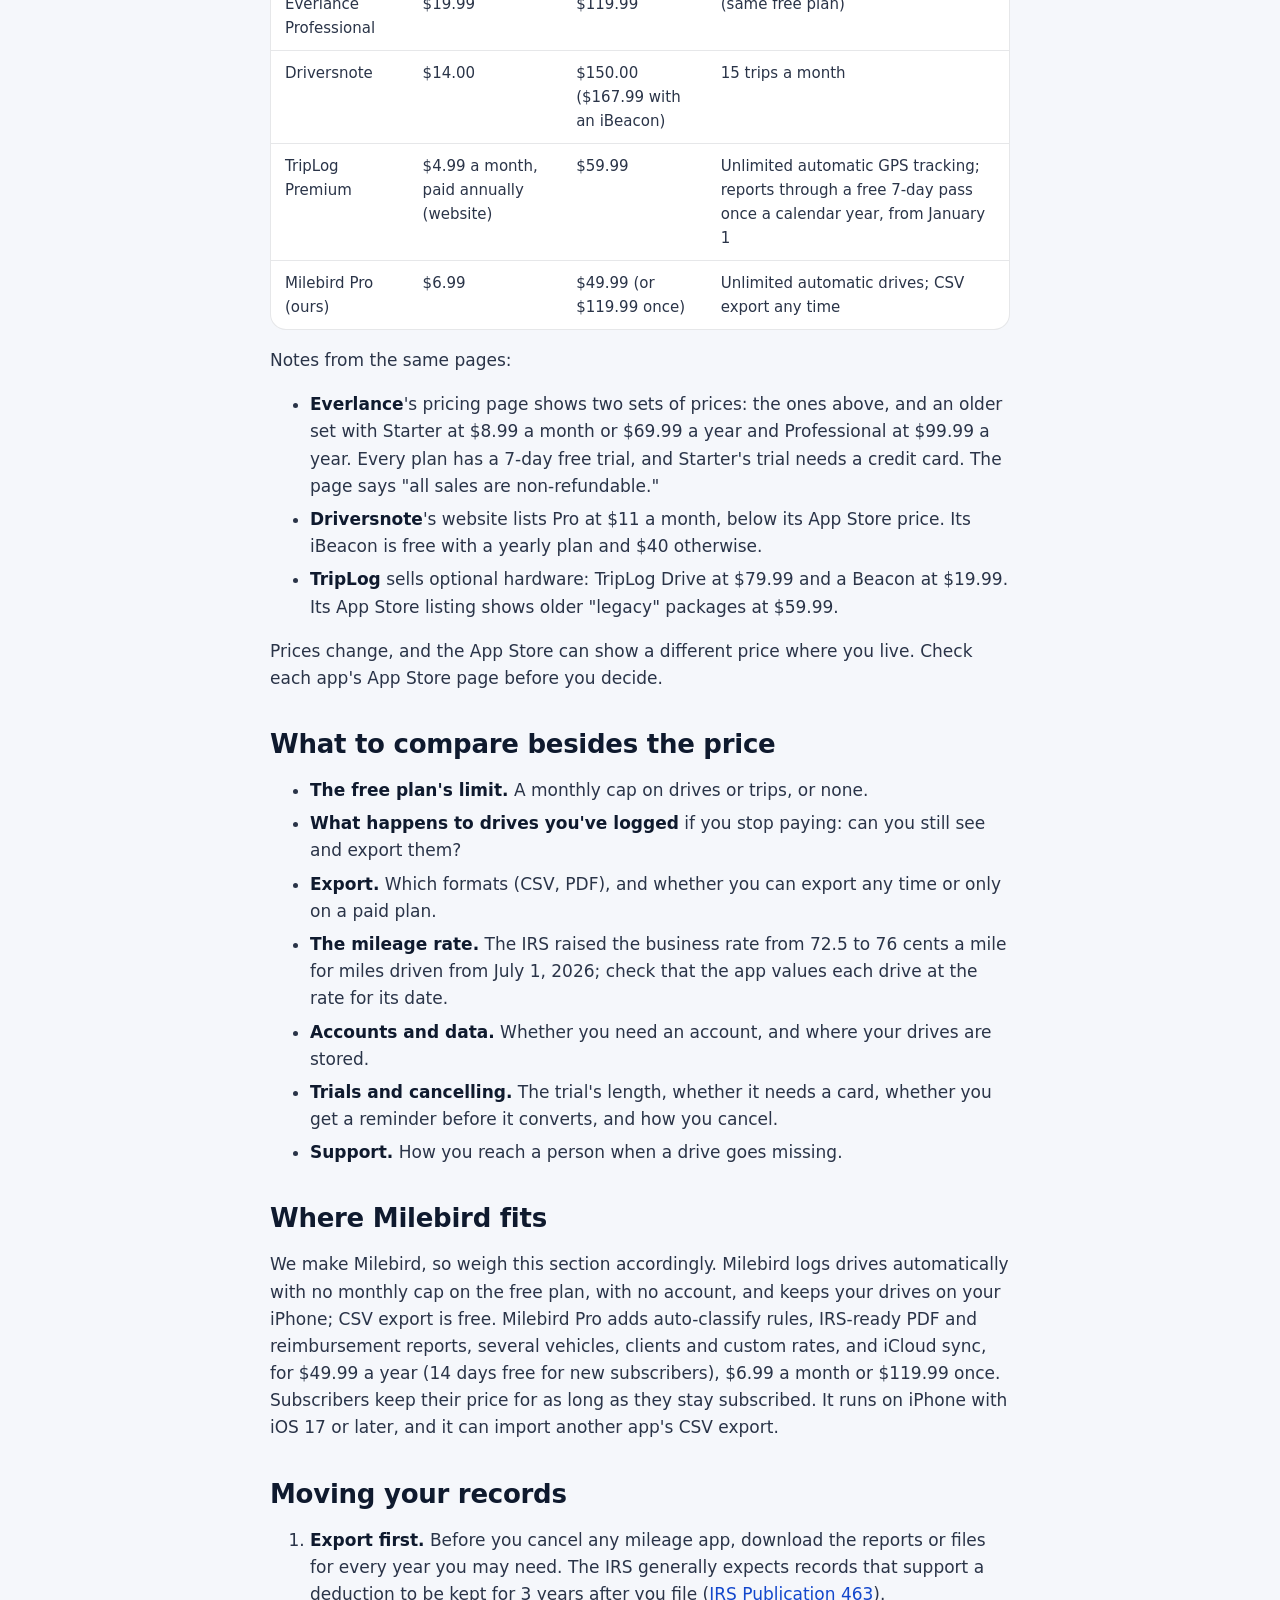
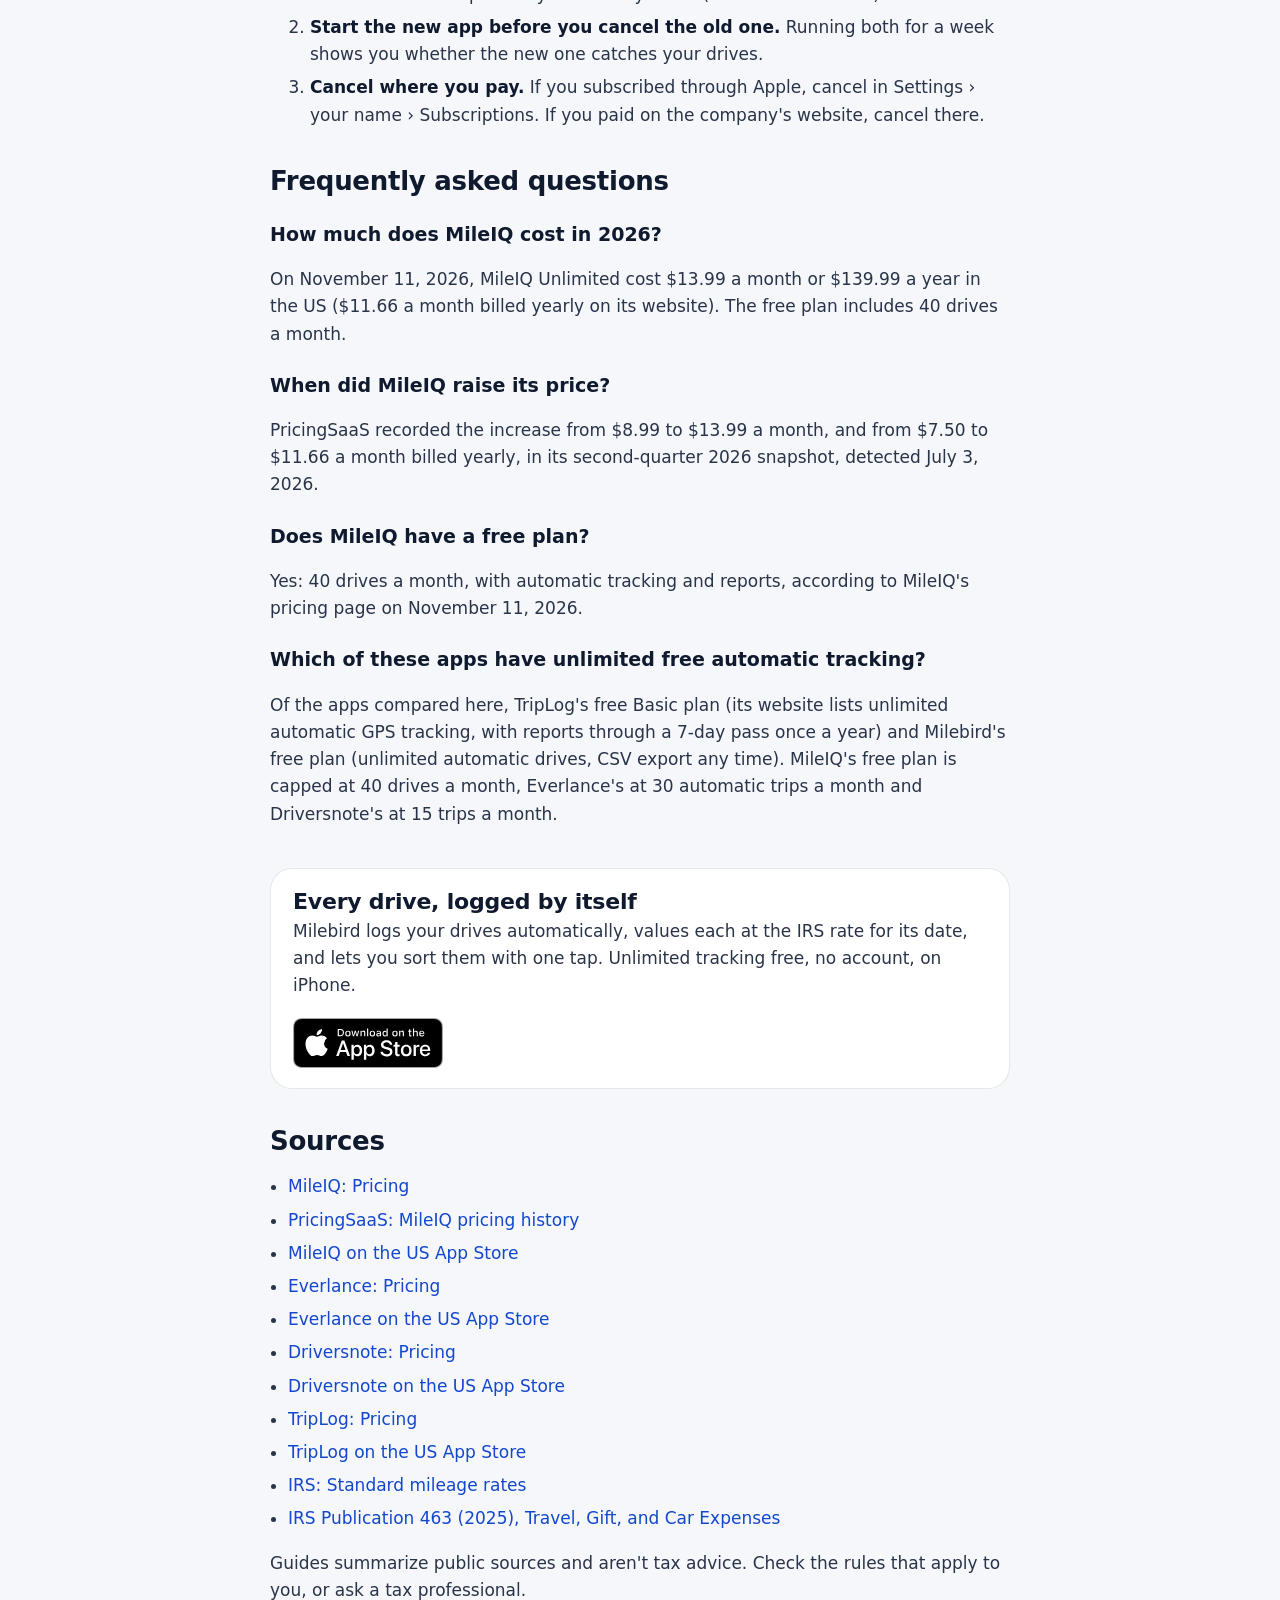
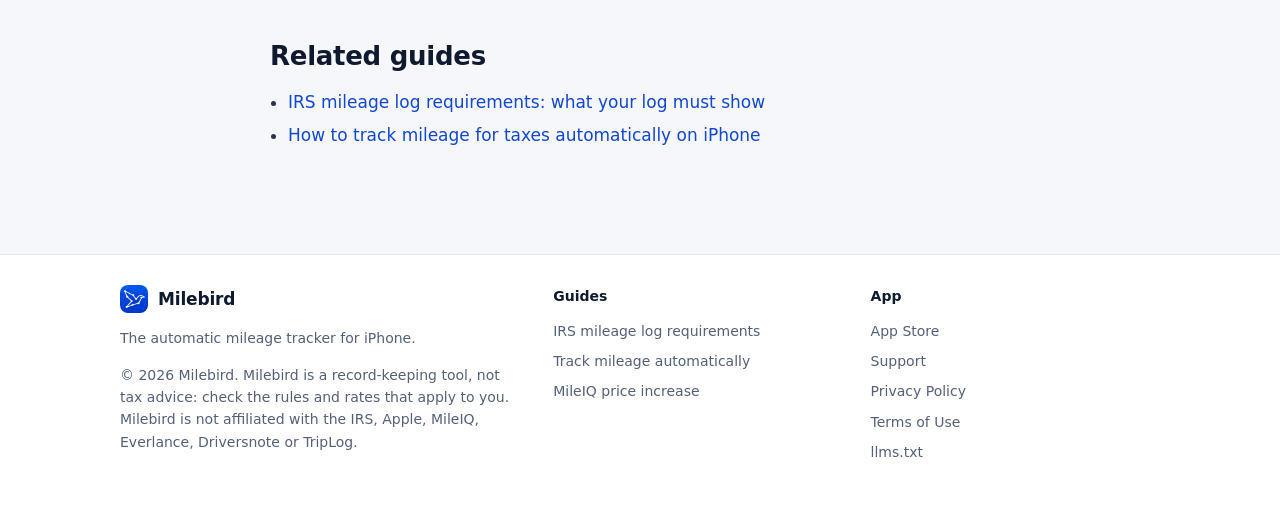
<file: mileiq-price-increase-alternatives.html>
<!doctype html>
<html lang="en">
<head>
<meta charset="utf-8">
<meta name="viewport" content="width=device-width, initial-scale=1">
<title>MileIQ Price Increase 2026: What Changed and the Alternatives</title>
<meta name="description" content="MileIQ&#x27;s US price rose from $89.99 to $139.99 a year in 2026. What it and other mileage trackers cost on November 11, 2026, and what each free plan includes.">
<meta name="robots" content="index,follow,max-snippet:-1,max-image-preview:large">
<link rel="canonical" href="https://coderalert0.github.io/milebird-site/mileiq-price-increase-alternatives.html">
<link rel="alternate" type="text/markdown" href="mileiq-price-increase-alternatives.md">
<meta name="color-scheme" content="light dark">
<meta name="theme-color" content="#f5f7fb" media="(prefers-color-scheme: light)">
<meta name="theme-color" content="#0b1020" media="(prefers-color-scheme: dark)">
<meta name="apple-itunes-app" content="app-id=6833829535">
<meta property="og:type" content="article">
<meta property="og:site_name" content="Milebird">
<meta property="og:title" content="MileIQ Price Increase 2026: What Changed and the Alternatives">
<meta property="og:description" content="MileIQ&#x27;s US price rose from $89.99 to $139.99 a year in 2026. What it and other mileage trackers cost on November 11, 2026, and what each free plan includes.">
<meta property="og:url" content="https://coderalert0.github.io/milebird-site/mileiq-price-increase-alternatives.html">
<meta property="og:image" content="https://coderalert0.github.io/milebird-site/img/og.png">
<meta property="og:image:width" content="1200">
<meta property="og:image:height" content="630">
<meta property="og:image:alt" content="Milebird, the automatic mileage tracker for iPhone: every drive logged, without lifting a finger">
<meta name="twitter:card" content="summary_large_image">
<link rel="icon" type="image/png" sizes="32x32" href="favicon-32.png">
<link rel="apple-touch-icon" href="icon.png">
<link rel="stylesheet" href="style.css">
<link rel="alternate" type="text/plain" title="llms.txt" href="llms.txt">
<script type="application/ld+json">{"@context": "https://schema.org", "@type": "Article", "headline": "MileIQ's 2026 price increase and the alternatives", "description": "MileIQ's US price rose from $89.99 to $139.99 a year in 2026. What it and other mileage trackers cost on November 11, 2026, and what each free plan includes.", "datePublished": "2026-11-11", "dateModified": "2026-11-11", "mainEntityOfPage": "https://coderalert0.github.io/milebird-site/mileiq-price-increase-alternatives.html", "image": "https://coderalert0.github.io/milebird-site/img/og.png", "author": {"@type": "Organization", "name": "Milebird", "url": "https://coderalert0.github.io/milebird-site/", "logo": "https://coderalert0.github.io/milebird-site/img/icon-512.png"}, "publisher": {"@type": "Organization", "name": "Milebird", "url": "https://coderalert0.github.io/milebird-site/", "logo": "https://coderalert0.github.io/milebird-site/img/icon-512.png"}, "inLanguage": "en-US", "citation": ["https://mileiq.com/pricing", "https://www.pricingsaas.com/companies/mileiq", "https://apps.apple.com/us/app/id578830929", "https://www.everlance.com/pricing", "https://apps.apple.com/us/app/id985378916", "https://www.driversnote.com/pricing", "https://apps.apple.com/us/app/id924418916", "https://triplog.net/pricing", "https://apps.apple.com/us/app/id585918522", "https://www.irs.gov/tax-professionals/standard-mileage-rates", "https://www.irs.gov/publications/p463"]}</script>
<script type="application/ld+json">{"@context": "https://schema.org", "@type": "BreadcrumbList", "itemListElement": [{"@type": "ListItem", "position": 1, "name": "Home", "item": "https://coderalert0.github.io/milebird-site/"}, {"@type": "ListItem", "position": 2, "name": "Guides", "item": "https://coderalert0.github.io/milebird-site/#guides"}, {"@type": "ListItem", "position": 3, "name": "MileIQ price increase", "item": "https://coderalert0.github.io/milebird-site/mileiq-price-increase-alternatives.html"}]}</script>
<script type="application/ld+json">{"@context": "https://schema.org", "@type": "FAQPage", "mainEntity": [{"@type": "Question", "name": "How much does MileIQ cost in 2026?", "acceptedAnswer": {"@type": "Answer", "text": "On November 11, 2026, MileIQ Unlimited cost $13.99 a month or $139.99 a year in the US ($11.66 a month billed yearly on its website). The free plan includes 40 drives a month."}}, {"@type": "Question", "name": "When did MileIQ raise its price?", "acceptedAnswer": {"@type": "Answer", "text": "PricingSaaS recorded the increase from $8.99 to $13.99 a month, and from $7.50 to $11.66 a month billed yearly, in its second-quarter 2026 snapshot, detected July 3, 2026."}}, {"@type": "Question", "name": "Does MileIQ have a free plan?", "acceptedAnswer": {"@type": "Answer", "text": "Yes: 40 drives a month, with automatic tracking and reports, according to MileIQ's pricing page on November 11, 2026."}}, {"@type": "Question", "name": "Which of these apps have unlimited free automatic tracking?", "acceptedAnswer": {"@type": "Answer", "text": "Of the apps compared here, TripLog's free Basic plan (its website lists unlimited automatic GPS tracking, with reports through a 7-day pass once a year) and Milebird's free plan (unlimited automatic drives, CSV export any time). MileIQ's free plan is capped at 40 drives a month, Everlance's at 30 automatic trips a month and Driversnote's at 15 trips a month."}}]}</script>
</head>
<body>
<a class="skip" href="#main">Skip to content</a>
<header class="topbar">
  <div class="topbar-in">
    <a class="brand" href="./"><img src="icon.png" alt="" width="34" height="34"><span>Milebird</span></a>
    <nav class="nav" aria-label="Site">
      <a class="hide-sm" href="./#detection">How it works</a>
      <a class="hide-sm" href="./#pricing">Pricing</a>
      <a class="hide-sm" href="./#guides" aria-current="page">Guides</a>
      <a href="support.html">Support</a>
      <a class="nav-cta" href="https://apps.apple.com/us/app/id6833829535">Get the app</a>
    </nav>
  </div>
</header>
<main id="main">
<div class="guide">
<nav class="crumbs" aria-label="Breadcrumb"><a href="./">Home</a> <span aria-hidden="true">/</span> <a href="./#guides">Guides</a> <span aria-hidden="true">/</span> <span>MileIQ price increase</span></nav>
<article>
<h1>MileIQ&#x27;s 2026 price increase and the alternatives</h1>
<p class="updated">Checked against its sources on <time datetime="2026-11-11">November 11, 2026</time></p>
<div class="answer"><h2>Short answer</h2><p>In 2026 MileIQ&#x27;s US list price went from $8.99 to $13.99 a month and from $89.99 to $139.99 a year, and its free plan is 40 drives a month. On November 11, 2026, the US App Store listed Everlance at $89.99 or $119.99 a year and Driversnote at $150 a year, and TripLog&#x27;s website listed Premium at $59.99 a year. Milebird, which we make, has unlimited automatic tracking free and Pro at $49.99 a year.</p></div>
<nav class="toc" aria-label="On this page"><p class="foot-title">On this page</p><ul><li><a href="#what-changed-at-mileiq">What changed at MileIQ</a></li><li><a href="#what-the-main-alternatives-cost">What the main alternatives cost</a></li><li><a href="#what-to-compare-besides-the-price">What to compare besides the price</a></li><li><a href="#where-milebird-fits">Where Milebird fits</a></li><li><a href="#moving-your-records">Moving your records</a></li><li><a href="#frequently-asked-questions">Frequently asked questions</a></li></ul></nav>
<h2 id="what-changed-at-mileiq">What changed at MileIQ</h2>
<p>MileIQ's Unlimited plan went up in 2026. PricingSaaS, which tracks companies' pricing pages, recorded the increase in its second-quarter 2026 snapshot (detected July 3, 2026):</p>
<div class="table-wrap"><table>
<thead>
<tr>
<th>MileIQ Unlimited</th>
<th>Before</th>
<th>After</th>
</tr>
</thead>
<tbody>
<tr>
<td>Billed monthly</td>
<td>$8.99 a month</td>
<td>$13.99 a month</td>
</tr>
<tr>
<td>Billed yearly</td>
<td>$7.50 a month ($89.99 a year)</td>
<td>$11.66 a month ($139.99 a year)</td>
</tr>
</tbody>
</table></div>
<p>On November 11, 2026, MileIQ's pricing page showed the same prices, and its US App Store listing offered in-app purchases at $13.99 (monthly) and $139.99 (yearly). The free plan is 40 drives a month, with automatic tracking and reports. On the App Store, MileIQ is published by Bending Spoons US Inc.</p>
<h2 id="what-the-main-alternatives-cost">What the main alternatives cost</h2>
<p>Prices on the US App Store on November 11, 2026, with each free plan as the app's own website described it that day:</p>
<div class="table-wrap"><table>
<thead>
<tr>
<th>App</th>
<th>Monthly</th>
<th>Yearly</th>
<th>Free plan</th>
</tr>
</thead>
<tbody>
<tr>
<td>MileIQ</td>
<td>$13.99</td>
<td>$139.99</td>
<td>40 drives a month</td>
</tr>
<tr>
<td>Everlance Starter</td>
<td>$10.99</td>
<td>$89.99</td>
<td>30 automatically detected trips a month per user; manual trips unlimited</td>
</tr>
<tr>
<td>Everlance Professional</td>
<td>$19.99</td>
<td>$119.99</td>
<td>(same free plan)</td>
</tr>
<tr>
<td>Driversnote</td>
<td>$14.00</td>
<td>$150.00 ($167.99 with an iBeacon)</td>
<td>15 trips a month</td>
</tr>
<tr>
<td>TripLog Premium</td>
<td>$4.99 a month, paid annually (website)</td>
<td>$59.99</td>
<td>Unlimited automatic GPS tracking; reports through a free 7-day pass once a calendar year, from January 1</td>
</tr>
<tr>
<td>Milebird Pro (ours)</td>
<td>$6.99</td>
<td>$49.99 (or $119.99 once)</td>
<td>Unlimited automatic drives; CSV export any time</td>
</tr>
</tbody>
</table></div>
<p>Notes from the same pages:</p>
<ul>
<li><strong>Everlance</strong>'s pricing page shows two sets of prices: the ones above, and an older set with Starter at $8.99 a month or $69.99 a year and Professional at $99.99 a year. Every plan has a 7-day free trial, and Starter's trial needs a credit card. The page says "all sales are non-refundable."</li>
<li><strong>Driversnote</strong>'s website lists Pro at $11 a month, below its App Store price. Its iBeacon is free with a yearly plan and $40 otherwise.</li>
<li><strong>TripLog</strong> sells optional hardware: TripLog Drive at $79.99 and a Beacon at $19.99. Its App Store listing shows older "legacy" packages at $59.99.</li>
</ul>
<p>Prices change, and the App Store can show a different price where you live. Check each app's App Store page before you decide.</p>
<h2 id="what-to-compare-besides-the-price">What to compare besides the price</h2>
<ul>
<li><strong>The free plan's limit.</strong> A monthly cap on drives or trips, or none.</li>
<li><strong>What happens to drives you've logged</strong> if you stop paying: can you still see and export them?</li>
<li><strong>Export.</strong> Which formats (CSV, PDF), and whether you can export any time or only on a paid plan.</li>
<li><strong>The mileage rate.</strong> The IRS raised the business rate from 72.5 to 76 cents a mile for miles driven from July 1, 2026; check that the app values each drive at the rate for its date.</li>
<li><strong>Accounts and data.</strong> Whether you need an account, and where your drives are stored.</li>
<li><strong>Trials and cancelling.</strong> The trial's length, whether it needs a card, whether you get a reminder before it converts, and how you cancel.</li>
<li><strong>Support.</strong> How you reach a person when a drive goes missing.</li>
</ul>
<h2 id="where-milebird-fits">Where Milebird fits</h2>
<p>We make Milebird, so weigh this section accordingly. Milebird logs drives automatically with no monthly cap on the free plan, with no account, and keeps your drives on your iPhone; CSV export is free. Milebird Pro adds auto-classify rules, IRS-ready PDF and reimbursement reports, several vehicles, clients and custom rates, and iCloud sync, for $49.99 a year (14 days free for new subscribers), $6.99 a month or $119.99 once. Subscribers keep their price for as long as they stay subscribed. It runs on iPhone with iOS 17 or later, and it can import another app's CSV export.</p>
<h2 id="moving-your-records">Moving your records</h2>
<ol>
<li><strong>Export first.</strong> Before you cancel any mileage app, download the reports or files for every year you may need. The IRS generally expects records that support a deduction to be kept for 3 years after you file (<a href="https://www.irs.gov/publications/p463">IRS Publication 463</a>).</li>
<li><strong>Start the new app before you cancel the old one.</strong> Running both for a week shows you whether the new one catches your drives.</li>
<li><strong>Cancel where you pay.</strong> If you subscribed through Apple, cancel in Settings › your name › Subscriptions. If you paid on the company's website, cancel there.</li>
</ol>
<h2 id="frequently-asked-questions">Frequently asked questions</h2>
<h3 id="how-much-does-mileiq-cost-in-2026">How much does MileIQ cost in 2026?</h3>
<p>On November 11, 2026, MileIQ Unlimited cost $13.99 a month or $139.99 a year in the US ($11.66 a month billed yearly on its website). The free plan includes 40 drives a month.</p>
<h3 id="when-did-mileiq-raise-its-price">When did MileIQ raise its price?</h3>
<p>PricingSaaS recorded the increase from $8.99 to $13.99 a month, and from $7.50 to $11.66 a month billed yearly, in its second-quarter 2026 snapshot, detected July 3, 2026.</p>
<h3 id="does-mileiq-have-a-free-plan">Does MileIQ have a free plan?</h3>
<p>Yes: 40 drives a month, with automatic tracking and reports, according to MileIQ's pricing page on November 11, 2026.</p>
<h3 id="which-of-these-apps-have-unlimited-free-automatic-tracking">Which of these apps have unlimited free automatic tracking?</h3>
<p>Of the apps compared here, TripLog's free Basic plan (its website lists unlimited automatic GPS tracking, with reports through a 7-day pass once a year) and Milebird's free plan (unlimited automatic drives, CSV export any time). MileIQ's free plan is capped at 40 drives a month, Everlance's at 30 automatic trips a month and Driversnote's at 15 trips a month.</p>
<aside class="app-cta">
  <div><h2>Every drive, logged by itself</h2><p>Milebird logs your drives automatically, values each at the IRS rate for its date, and lets you sort them with one tap. Unlimited tracking free, no account, on iPhone.</p></div>
  <a class="badge" href="https://apps.apple.com/us/app/id6833829535"><img src="img/app-store-badge.svg" alt="Download on the App Store" width="150" height="50"></a>
</aside>
<section class="sources"><h2>Sources</h2><ul><li><a href="https://mileiq.com/pricing" rel="noopener">MileIQ: Pricing</a></li><li><a href="https://www.pricingsaas.com/companies/mileiq" rel="noopener">PricingSaaS: MileIQ pricing history</a></li><li><a href="https://apps.apple.com/us/app/id578830929" rel="noopener">MileIQ on the US App Store</a></li><li><a href="https://www.everlance.com/pricing" rel="noopener">Everlance: Pricing</a></li><li><a href="https://apps.apple.com/us/app/id985378916" rel="noopener">Everlance on the US App Store</a></li><li><a href="https://www.driversnote.com/pricing" rel="noopener">Driversnote: Pricing</a></li><li><a href="https://apps.apple.com/us/app/id924418916" rel="noopener">Driversnote on the US App Store</a></li><li><a href="https://triplog.net/pricing" rel="noopener">TripLog: Pricing</a></li><li><a href="https://apps.apple.com/us/app/id585918522" rel="noopener">TripLog on the US App Store</a></li><li><a href="https://www.irs.gov/tax-professionals/standard-mileage-rates" rel="noopener">IRS: Standard mileage rates</a></li><li><a href="https://www.irs.gov/publications/p463" rel="noopener">IRS Publication 463 (2025), Travel, Gift, and Car Expenses</a></li></ul><p class="muted">Guides summarize public sources and aren't tax advice. Check the rules that apply to you, or ask a tax professional.</p></section>
<section class="related"><h2>Related guides</h2><ul><li><a href="irs-mileage-log-requirements.html">IRS mileage log requirements: what your log must show</a></li><li><a href="how-to-track-mileage-automatically.html">How to track mileage for taxes automatically on iPhone</a></li></ul></section>
</article>
</div>
</main>
<footer>
  <div class="in">
    <div class="foot-about">
      <a class="brand" href="./"><img src="icon.png" alt="" width="28" height="28"><span>Milebird</span></a>
      <p>The automatic mileage tracker for iPhone.</p>
      <p>© 2026 Milebird. Milebird is a record-keeping tool, not tax advice: check the rules and rates that apply to you. Milebird is not affiliated with the IRS, Apple, MileIQ, Everlance, Driversnote or TripLog.</p>
    </div>
    <nav aria-label="Guides"><p class="foot-title">Guides</p><a href="irs-mileage-log-requirements.html">IRS mileage log requirements</a><a href="how-to-track-mileage-automatically.html">Track mileage automatically</a><a href="mileiq-price-increase-alternatives.html">MileIQ price increase</a></nav>
    <nav aria-label="App"><p class="foot-title">App</p><a href="https://apps.apple.com/us/app/id6833829535">App Store</a><a href="support.html">Support</a><a href="privacy.html">Privacy Policy</a><a href="terms.html">Terms of Use</a><a href="llms.txt">llms.txt</a></nav>
  </div>
</footer>
<script src="site.js"></script>
</body>
</html>
</file>
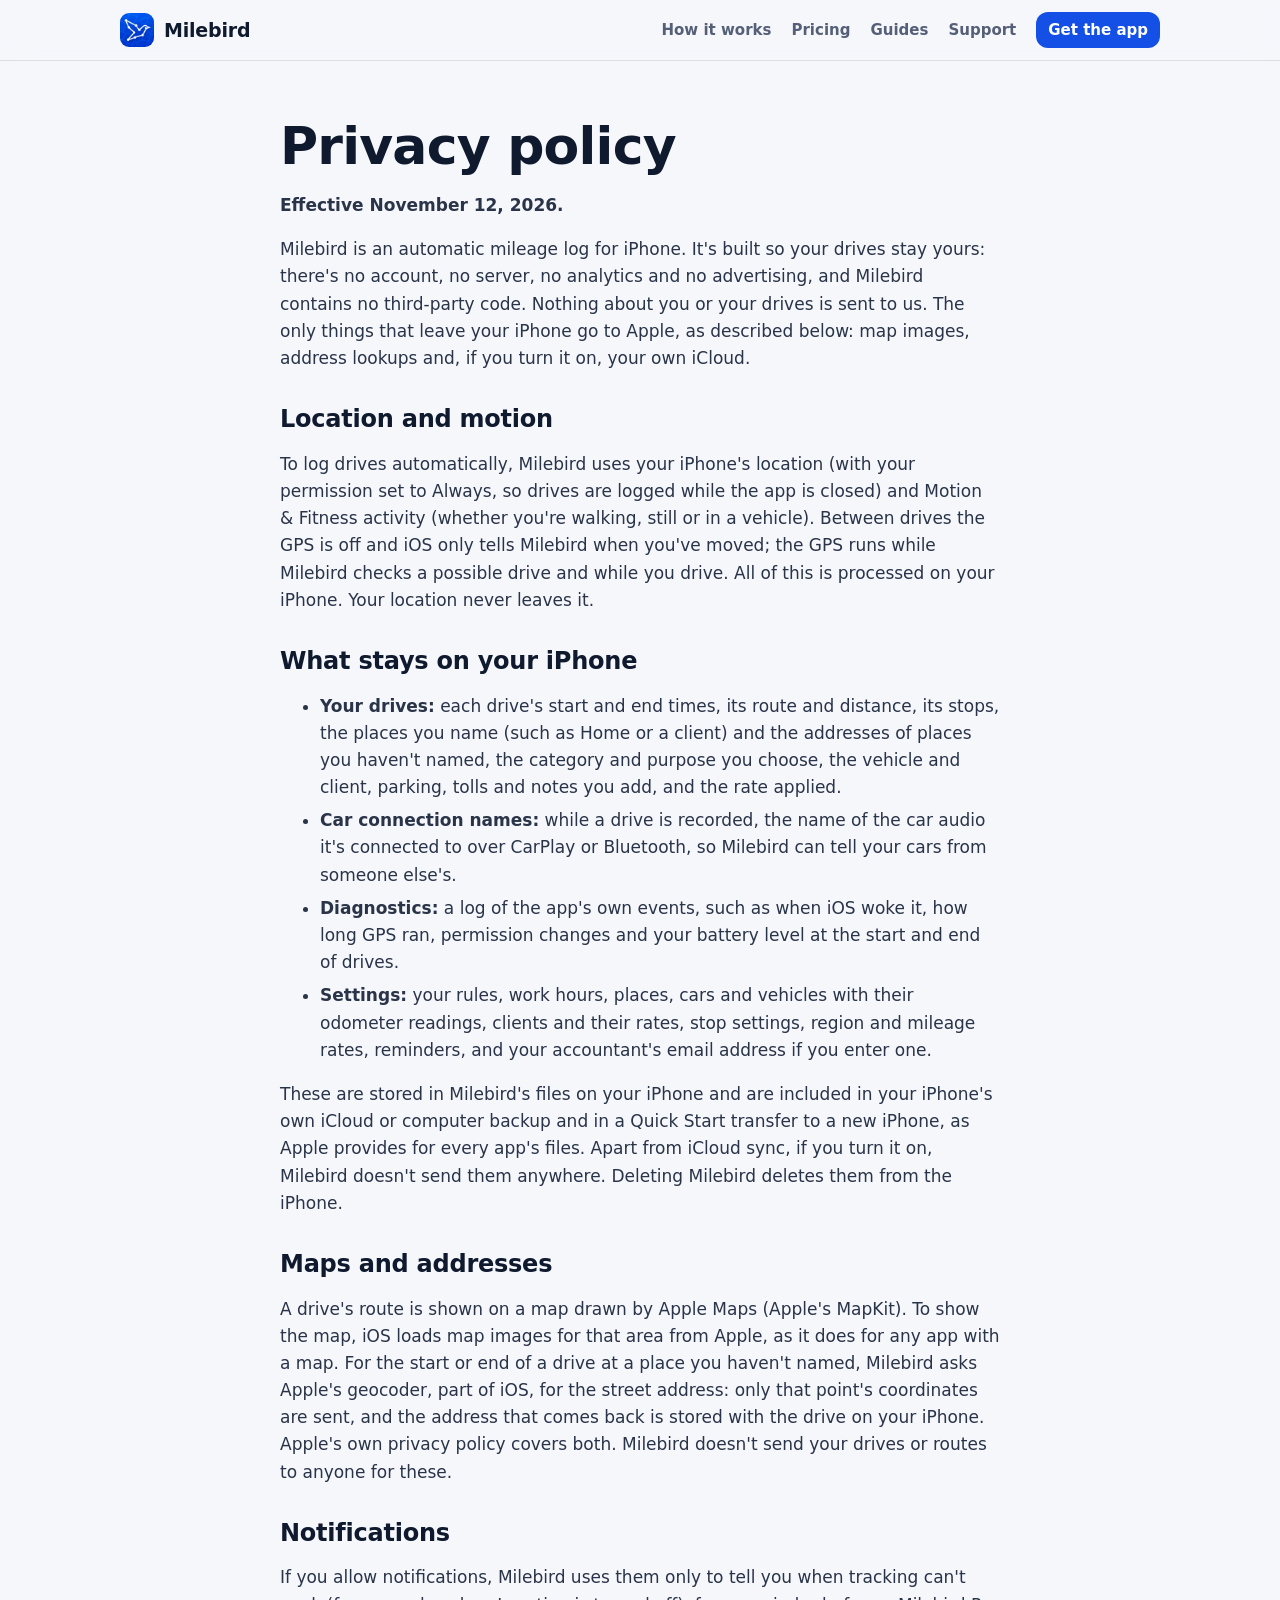
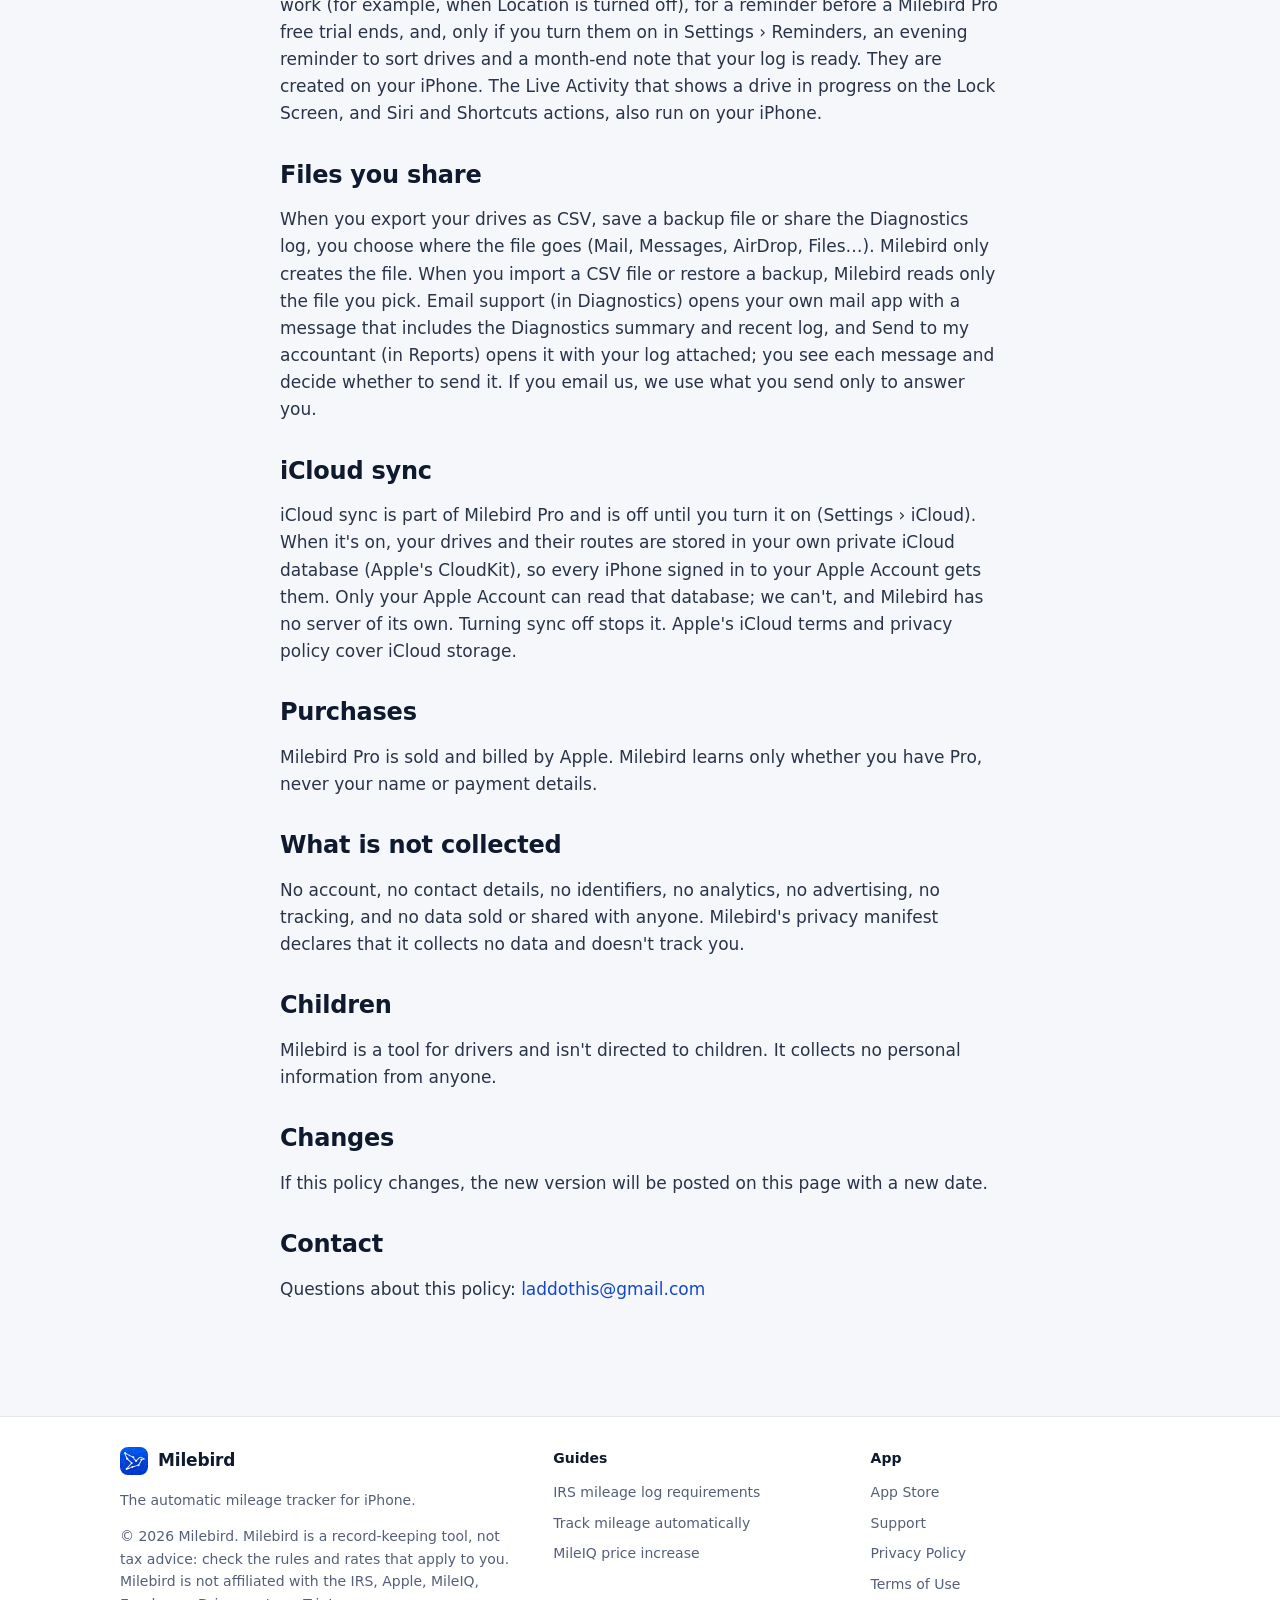
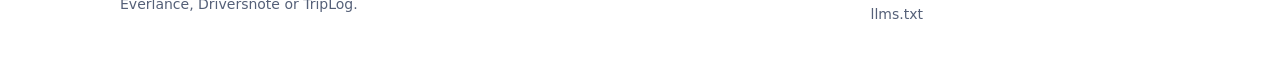
<file: privacy.html>
<!doctype html>
<html lang="en">
<head>
<meta charset="utf-8">
<meta name="viewport" content="width=device-width, initial-scale=1">
<title>Privacy Policy · Milebird</title>
<meta name="description" content="Milebird has no account, no server and no analytics: your location, motion and drives are processed and stored on your iPhone.">
<meta name="robots" content="index,follow,max-snippet:-1,max-image-preview:large">
<link rel="canonical" href="https://coderalert0.github.io/milebird-site/privacy.html">
<meta name="color-scheme" content="light dark">
<meta name="theme-color" content="#f5f7fb" media="(prefers-color-scheme: light)">
<meta name="theme-color" content="#0b1020" media="(prefers-color-scheme: dark)">
<meta name="apple-itunes-app" content="app-id=6833829535">
<meta property="og:type" content="article">
<meta property="og:site_name" content="Milebird">
<meta property="og:title" content="Privacy Policy · Milebird">
<meta property="og:description" content="Milebird has no account, no server and no analytics: your location, motion and drives are processed and stored on your iPhone.">
<meta property="og:url" content="https://coderalert0.github.io/milebird-site/privacy.html">
<meta property="og:image" content="https://coderalert0.github.io/milebird-site/img/og.png">
<meta property="og:image:width" content="1200">
<meta property="og:image:height" content="630">
<meta property="og:image:alt" content="Milebird, the automatic mileage tracker for iPhone: every drive logged, without lifting a finger">
<meta name="twitter:card" content="summary_large_image">
<link rel="icon" type="image/png" sizes="32x32" href="favicon-32.png">
<link rel="apple-touch-icon" href="icon.png">
<link rel="stylesheet" href="style.css">
<link rel="alternate" type="text/plain" title="llms.txt" href="llms.txt">
<script type="application/ld+json">{"@context": "https://schema.org", "@type": "WebPage", "name": "Privacy Policy – Milebird", "url": "https://coderalert0.github.io/milebird-site/privacy.html", "dateModified": "2026-11-11", "publisher": {"@type": "Organization", "name": "Milebird", "url": "https://coderalert0.github.io/milebird-site/", "logo": "https://coderalert0.github.io/milebird-site/img/icon-512.png"}, "inLanguage": "en-US", "about": {"@type": "MobileApplication", "name": "Mileage Tracker: Milebird", "url": "https://coderalert0.github.io/milebird-site/"}}</script>
</head>
<body>
<a class="skip" href="#main">Skip to content</a>
<header class="topbar">
  <div class="topbar-in">
    <a class="brand" href="./"><img src="icon.png" alt="" width="34" height="34"><span>Milebird</span></a>
    <nav class="nav" aria-label="Site">
      <a class="hide-sm" href="./#detection">How it works</a>
      <a class="hide-sm" href="./#pricing">Pricing</a>
      <a class="hide-sm" href="./#guides">Guides</a>
      <a href="support.html">Support</a>
      <a class="nav-cta" href="https://apps.apple.com/us/app/id6833829535">Get the app</a>
    </nav>
  </div>
</header>
<main id="main">
<div class="doc">
<h1>Privacy policy</h1>
<p><b>Effective November 12, 2026.</b></p>
<p>Milebird is an automatic mileage log for iPhone. It's built so your drives stay yours: there's no account, no server, no analytics and no advertising, and Milebird contains no third-party code. Nothing about you or your drives is sent to us. The only things that leave your iPhone go to Apple, as described below: map images, address lookups and, if you turn it on, your own iCloud.</p>

<h2>Location and motion</h2>
<p>To log drives automatically, Milebird uses your iPhone's location (with your permission set to Always, so drives are logged while the app is closed) and Motion &amp; Fitness activity (whether you're walking, still or in a vehicle). Between drives the GPS is off and iOS only tells Milebird when you've moved; the GPS runs while Milebird checks a possible drive and while you drive. All of this is processed on your iPhone. Your location never leaves it.</p>

<h2>What stays on your iPhone</h2>
<ul>
<li><b>Your drives:</b> each drive's start and end times, its route and distance, its stops, the places you name (such as Home or a client) and the addresses of places you haven't named, the category and purpose you choose, the vehicle and client, parking, tolls and notes you add, and the rate applied.</li>
<li><b>Car connection names:</b> while a drive is recorded, the name of the car audio it's connected to over CarPlay or Bluetooth, so Milebird can tell your cars from someone else's.</li>
<li><b>Diagnostics:</b> a log of the app's own events, such as when iOS woke it, how long GPS ran, permission changes and your battery level at the start and end of drives.</li>
<li><b>Settings:</b> your rules, work hours, places, cars and vehicles with their odometer readings, clients and their rates, stop settings, region and mileage rates, reminders, and your accountant's email address if you enter one.</li>
</ul>
<p>These are stored in Milebird's files on your iPhone and are included in your iPhone's own iCloud or computer backup and in a Quick Start transfer to a new iPhone, as Apple provides for every app's files. Apart from iCloud sync, if you turn it on, Milebird doesn't send them anywhere. Deleting Milebird deletes them from the iPhone.</p>

<h2>Maps and addresses</h2>
<p>A drive's route is shown on a map drawn by Apple Maps (Apple's MapKit). To show the map, iOS loads map images for that area from Apple, as it does for any app with a map. For the start or end of a drive at a place you haven't named, Milebird asks Apple's geocoder, part of iOS, for the street address: only that point's coordinates are sent, and the address that comes back is stored with the drive on your iPhone. Apple's own privacy policy covers both. Milebird doesn't send your drives or routes to anyone for these.</p>

<h2>Notifications</h2>
<p>If you allow notifications, Milebird uses them only to tell you when tracking can't work (for example, when Location is turned off), for a reminder before a Milebird Pro free trial ends, and, only if you turn them on in Settings › Reminders, an evening reminder to sort drives and a month-end note that your log is ready. They are created on your iPhone. The Live Activity that shows a drive in progress on the Lock Screen, and Siri and Shortcuts actions, also run on your iPhone.</p>

<h2>Files you share</h2>
<p>When you export your drives as CSV, save a backup file or share the Diagnostics log, you choose where the file goes (Mail, Messages, AirDrop, Files…). Milebird only creates the file. When you import a CSV file or restore a backup, Milebird reads only the file you pick. Email support (in Diagnostics) opens your own mail app with a message that includes the Diagnostics summary and recent log, and Send to my accountant (in Reports) opens it with your log attached; you see each message and decide whether to send it. If you email us, we use what you send only to answer you.</p>

<h2>iCloud sync</h2>
<p>iCloud sync is part of Milebird Pro and is off until you turn it on (Settings › iCloud). When it's on, your drives and their routes are stored in your own private iCloud database (Apple's CloudKit), so every iPhone signed in to your Apple Account gets them. Only your Apple Account can read that database; we can't, and Milebird has no server of its own. Turning sync off stops it. Apple's iCloud terms and privacy policy cover iCloud storage.</p>

<h2>Purchases</h2>
<p>Milebird Pro is sold and billed by Apple. Milebird learns only whether you have Pro, never your name or payment details.</p>

<h2>What is not collected</h2>
<p>No account, no contact details, no identifiers, no analytics, no advertising, no tracking, and no data sold or shared with anyone. Milebird's privacy manifest declares that it collects no data and doesn't track you.</p>

<h2>Children</h2>
<p>Milebird is a tool for drivers and isn't directed to children. It collects no personal information from anyone.</p>

<h2>Changes</h2>
<p>If this policy changes, the new version will be posted on this page with a new date.</p>

<h2>Contact</h2>
<p>Questions about this policy: <span class="email">laddothis at gmail dot com</span></p>
</div>
</main>
<footer>
  <div class="in">
    <div class="foot-about">
      <a class="brand" href="./"><img src="icon.png" alt="" width="28" height="28"><span>Milebird</span></a>
      <p>The automatic mileage tracker for iPhone.</p>
      <p>© 2026 Milebird. Milebird is a record-keeping tool, not tax advice: check the rules and rates that apply to you. Milebird is not affiliated with the IRS, Apple, MileIQ, Everlance, Driversnote or TripLog.</p>
    </div>
    <nav aria-label="Guides"><p class="foot-title">Guides</p><a href="irs-mileage-log-requirements.html">IRS mileage log requirements</a><a href="how-to-track-mileage-automatically.html">Track mileage automatically</a><a href="mileiq-price-increase-alternatives.html">MileIQ price increase</a></nav>
    <nav aria-label="App"><p class="foot-title">App</p><a href="https://apps.apple.com/us/app/id6833829535">App Store</a><a href="support.html">Support</a><a href="privacy.html" aria-current="page">Privacy Policy</a><a href="terms.html">Terms of Use</a><a href="llms.txt">llms.txt</a></nav>
  </div>
</footer>
<script src="site.js"></script>
</body>
</html>
</file>
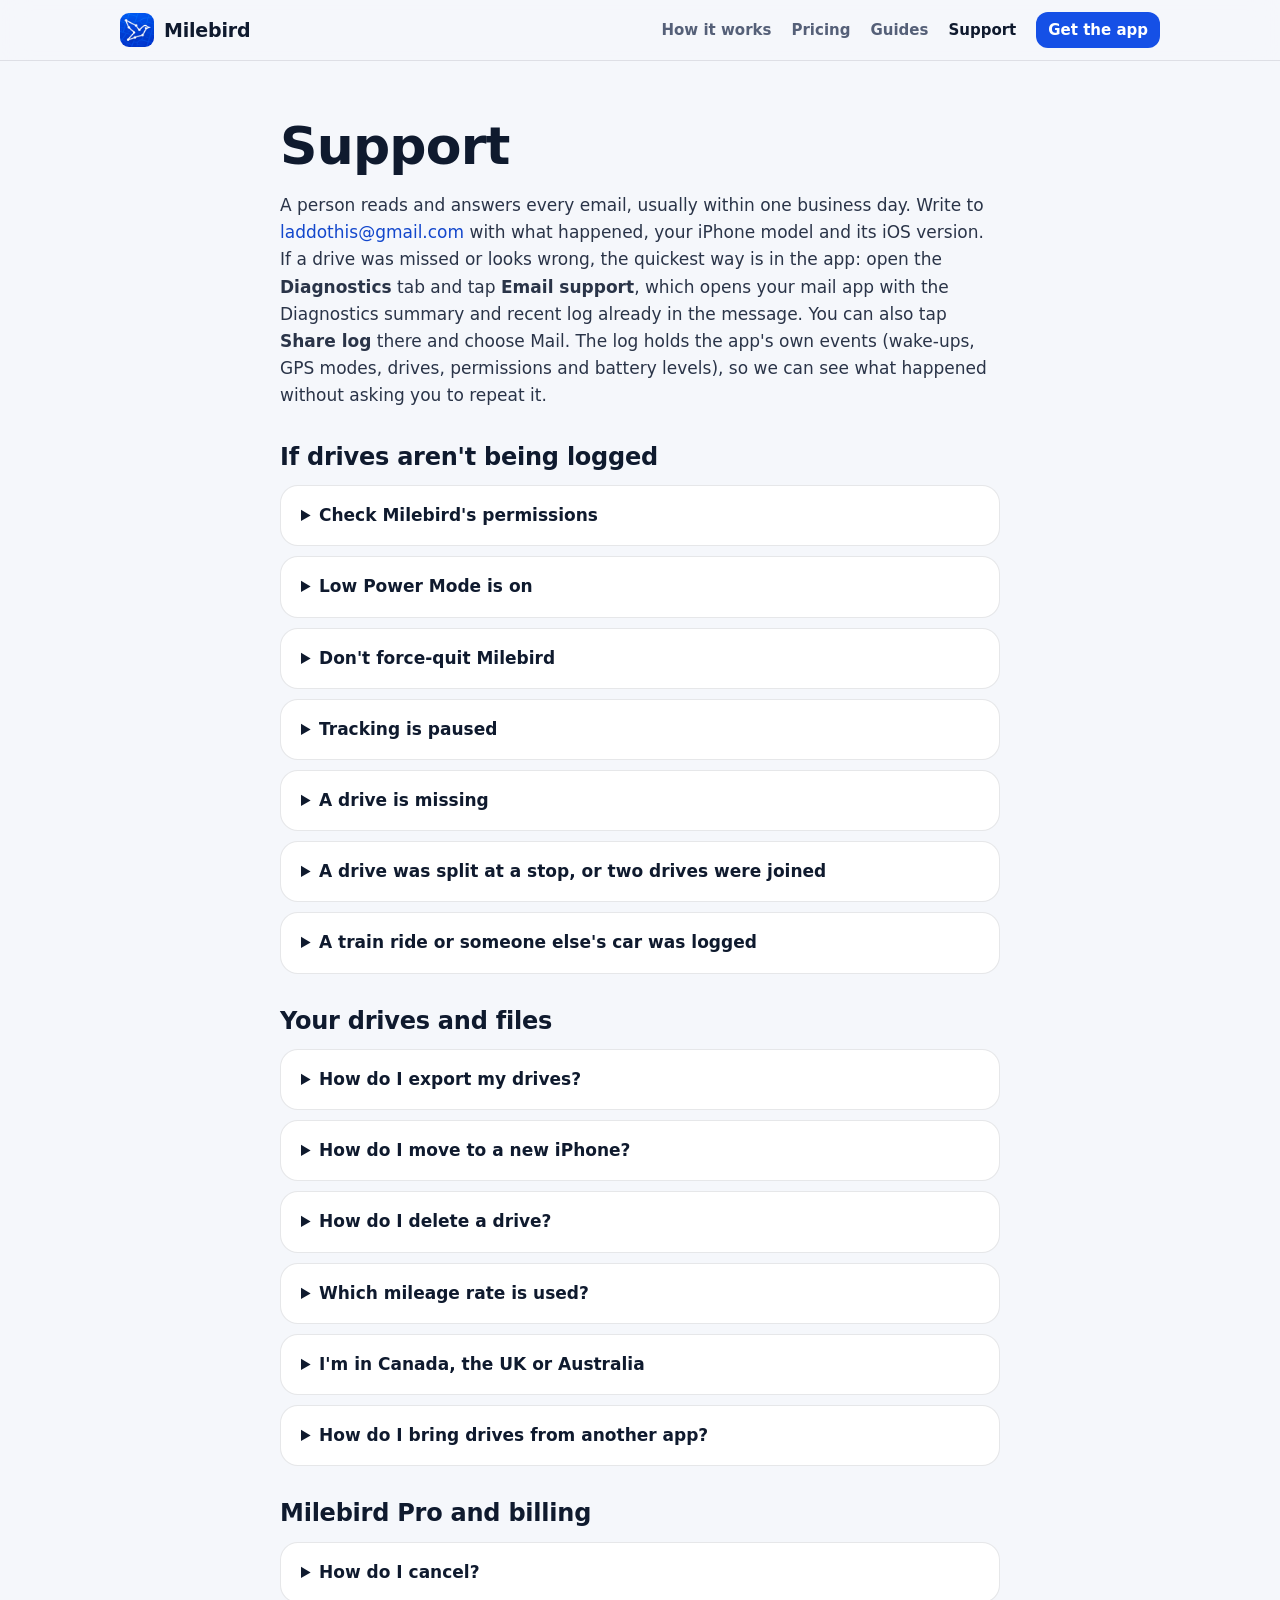
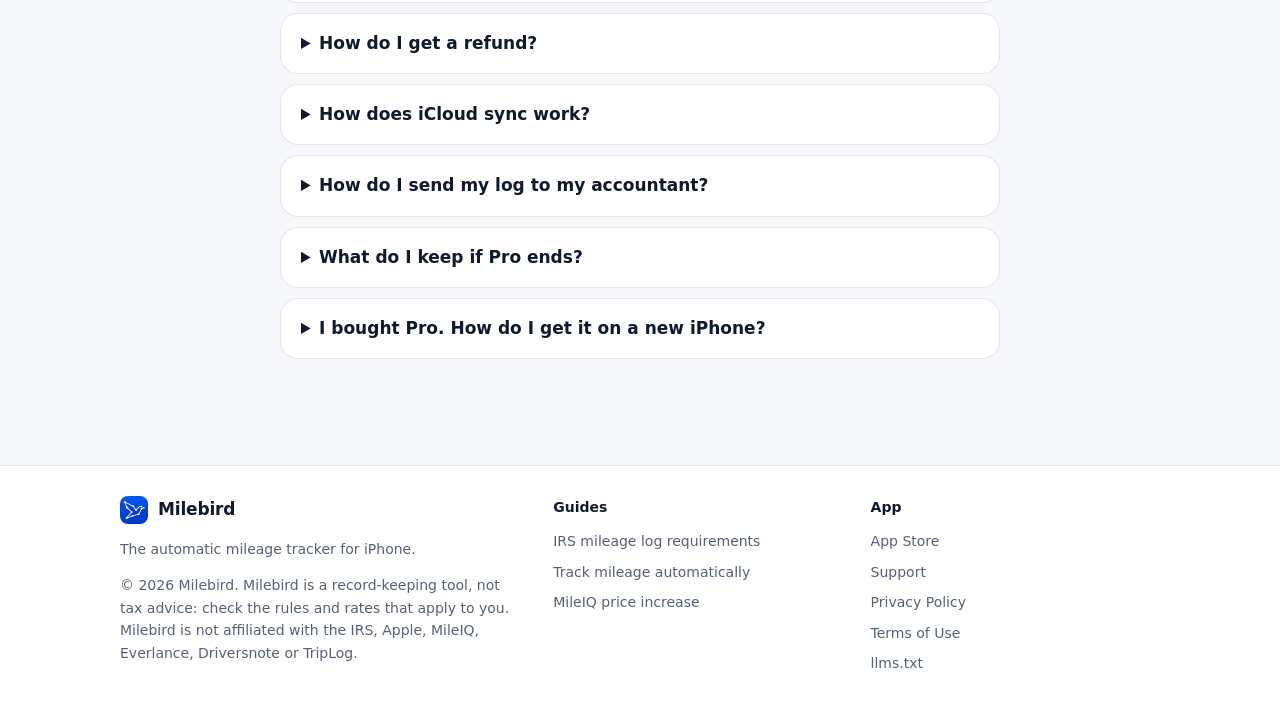
<file: support.html>
<!doctype html>
<html lang="en">
<head>
<meta charset="utf-8">
<meta name="viewport" content="width=device-width, initial-scale=1">
<title>Milebird Support: Help and Troubleshooting</title>
<meta name="description" content="Help with Milebird: permissions, Low Power Mode, missing drives, exporting, a new iPhone, and Pro billing. A person answers by email.">
<meta name="robots" content="index,follow,max-snippet:-1,max-image-preview:large">
<link rel="canonical" href="https://coderalert0.github.io/milebird-site/support.html">
<meta name="color-scheme" content="light dark">
<meta name="theme-color" content="#f5f7fb" media="(prefers-color-scheme: light)">
<meta name="theme-color" content="#0b1020" media="(prefers-color-scheme: dark)">
<meta name="apple-itunes-app" content="app-id=6833829535">
<meta property="og:type" content="article">
<meta property="og:site_name" content="Milebird">
<meta property="og:title" content="Milebird Support: Help and Troubleshooting">
<meta property="og:description" content="Help with Milebird: permissions, Low Power Mode, missing drives, exporting, a new iPhone, and Pro billing. A person answers by email.">
<meta property="og:url" content="https://coderalert0.github.io/milebird-site/support.html">
<meta property="og:image" content="https://coderalert0.github.io/milebird-site/img/og.png">
<meta property="og:image:width" content="1200">
<meta property="og:image:height" content="630">
<meta property="og:image:alt" content="Milebird, the automatic mileage tracker for iPhone: every drive logged, without lifting a finger">
<meta name="twitter:card" content="summary_large_image">
<link rel="icon" type="image/png" sizes="32x32" href="favicon-32.png">
<link rel="apple-touch-icon" href="icon.png">
<link rel="stylesheet" href="style.css">
<link rel="alternate" type="text/plain" title="llms.txt" href="llms.txt">
<script type="application/ld+json">{"@context": "https://schema.org", "@type": "WebPage", "name": "Milebird Support: Help and Troubleshooting", "url": "https://coderalert0.github.io/milebird-site/support.html", "dateModified": "2026-11-11", "publisher": {"@type": "Organization", "name": "Milebird", "url": "https://coderalert0.github.io/milebird-site/", "logo": "https://coderalert0.github.io/milebird-site/img/icon-512.png"}, "inLanguage": "en-US", "about": {"@type": "MobileApplication", "name": "Mileage Tracker: Milebird", "url": "https://coderalert0.github.io/milebird-site/"}}</script>
<script type="application/ld+json">{"@context": "https://schema.org", "@type": "FAQPage", "mainEntity": [{"@type": "Question", "name": "Check Milebird's permissions", "acceptedAnswer": {"@type": "Answer", "text": "Open the iPhone's Settings, then Apps › Milebird (on iOS 17, scroll down to Milebird), and check four things: Location is set to Always; Precise Location is on; Motion & Fitness is on; Background App Refresh is on. With Location set to While Using, drives are logged only while Milebird is open, and approximate location can't measure miles. Milebird's Diagnostics tab lists each permission, and a red banner on the Drives tab names anything that's off. Notifications are optional: Milebird only uses them to tell you when tracking can't work."}}, {"@type": "Question", "name": "Low Power Mode is on", "acceptedAnswer": {"@type": "Answer", "text": "Apple says Low Power Mode turns off Background App Refresh, among other things. Milebird keeps logging drives, but iOS may wake it a little later, so the start of a drive can be caught late; the stretch it missed is drawn from where you parked and marked as estimated. Diagnostics notes when Low Power Mode is on. To turn it off: Settings › Battery (on iPhone 15 and later, Settings › Battery › Power Mode)."}}, {"@type": "Question", "name": "Don't force-quit Milebird", "acceptedAnswer": {"@type": "Answer", "text": "There's no need to close Milebird: between drives the GPS is off and iOS wakes the app when you move. Swiping it away in the app switcher stops the app, which can cut the GPS off in the middle of a drive and delay the next one until iOS wakes Milebird again. Leave it in the app switcher. If you did swipe it away, open it once."}}, {"@type": "Question", "name": "Tracking is paused", "acceptedAnswer": {"@type": "Answer", "text": "A banner on the Drives tab shows a pause, with a Resume button. A pause for an hour or until tomorrow ends by itself; Until I resume lasts until you tap Resume or turn off Pause tracking in Settings › Tracking."}}, {"@type": "Question", "name": "A drive is missing", "acceptedAnswer": {"@type": "Answer", "text": "Open Diagnostics to see when iOS last woke Milebird and what it saw, and check the permissions above. To add the drive yourself: on the Drives tab, tap + › Add a drive by hand. You can also tap + › Start a drive now before you set off, and End this drive now when you arrive."}}, {"@type": "Question", "name": "A drive was split at a stop, or two drives were joined", "acceptedAnswer": {"@type": "Answer", "text": "Open the drive: Split cuts it at any of its stops, and Join with the drive before puts two back together. To change what happens next time, use Settings › Tracking: End a drive after stopping (1 to 15 minutes, 4 by default) and Join drives with stops under (for deliveries and site visits; each stop is still listed)."}}, {"@type": "Question", "name": "A train ride or someone else's car was logged", "acceptedAnswer": {"@type": "Answer", "text": "Tap Not a drive. It's kept on record but left out of your totals. Rides that look like a train or a bus, and rides in a car that isn't one of yours, are flagged for you to check; mark your own cars in Settings › My cars so Milebird can tell them apart by CarPlay or Bluetooth."}}, {"@type": "Question", "name": "How do I export my drives?", "acceptedAnswer": {"@type": "Answer", "text": "Settings › Your data › Export all drives (CSV). The file has one row per drive: date, start and end times, from, to, miles, category, purpose, vehicle, rate (cents a mile) and value. Send it with Mail or AirDrop, or save it to Files. It's free, any time, for every drive."}}, {"@type": "Question", "name": "How do I move to a new iPhone?", "acceptedAnswer": {"@type": "Answer", "text": "Your drives are part of your iPhone's own backup, so restoring the new iPhone from an iCloud or computer backup, or moving with Quick Start, brings them along. You can also save a file yourself: Settings › Your data › Save a backup file, then on the new iPhone Settings › Your data › Restore from a backup file. Restoring merges drives without making duplicates."}}, {"@type": "Question", "name": "How do I delete a drive?", "acceptedAnswer": {"@type": "Answer", "text": "Swipe the drive, or open it and tap Delete drive. It's removed from your log and your totals. To keep it on record but out of your totals, choose Not a drive instead."}}, {"@type": "Question", "name": "Which mileage rate is used?", "acceptedAnswer": {"@type": "Answer", "text": "The IRS rate in force on each drive's date, from the table in Settings › Region and rates › IRS standard mileage rates. For 2026: 72.5 cents a mile for business through June 30, and 76 cents from July 1. You can edit the table or add a rate period."}}, {"@type": "Question", "name": "I'm in Canada, the UK or Australia", "acceptedAnswer": {"@type": "Answer", "text": "Choose your region in Settings › Region and rates. Canada and Australia then show kilometres, and the Drives and Reports tabs value business drives at the CRA's, HMRC's or the ATO's rates, counted through each tax year. Reports exports each authority's own logbook: as CSV free, as PDF with Pro."}}, {"@type": "Question", "name": "How do I bring drives from another app?", "acceptedAnswer": {"@type": "Answer", "text": "Export your history as CSV from the other app, save the file to Files, then in Milebird: Settings › Your data › Import drives from another app (CSV). Milebird reads the columns by their names, skips rows it can't read and tells you how many, and doesn't import a drive twice."}}, {"@type": "Question", "name": "How do I cancel?", "acceptedAnswer": {"@type": "Answer", "text": "Milebird Pro is billed by Apple. On your iPhone: Settings › your name › Subscriptions › Milebird, then Cancel Subscription, at least 24 hours before the current period ends. Cancel at least 24 hours before a free trial ends and you won't be charged."}}, {"@type": "Question", "name": "How do I get a refund?", "acceptedAnswer": {"@type": "Answer", "text": "Apple handles refunds for App Store purchases. In Milebird, Settings › Milebird Pro › Request a refund opens Apple's own request for your purchase; you can also go to reportaproblem.apple.com."}}, {"@type": "Question", "name": "How does iCloud sync work?", "acceptedAnswer": {"@type": "Answer", "text": "With Milebird Pro, turn on Settings › iCloud › iCloud sync and backup on each iPhone signed in to your Apple Account. Your drives are kept in your own private iCloud, which only your Apple Account can read, and each iPhone gets them when Milebird opens. iCloud must be on for Milebird in the iPhone's Settings › your name › iCloud."}}, {"@type": "Question", "name": "How do I send my log to my accountant?", "acceptedAnswer": {"@type": "Answer", "text": "Reports › Reimbursement › Send to my accountant opens Mail with the month's log as CSV (and the PDF with Milebird Pro), addressed to the accountant's email you saved in Settings › Reminders. If Mail isn't set up, the share sheet opens with the same files."}}, {"@type": "Question", "name": "What do I keep if Pro ends?", "acceptedAnswer": {"@type": "Answer", "text": "Every drive. You can still see, sort, edit and export all of them. Rules stop sorting new drives, but the choices they already made stay."}}, {"@type": "Question", "name": "I bought Pro. How do I get it on a new iPhone?", "acceptedAnswer": {"@type": "Answer", "text": "Purchases belong to your Apple Account. Sign in with the same Apple Account and use Restore Purchases in Milebird (Settings › Milebird Pro)."}}]}</script>
</head>
<body>
<a class="skip" href="#main">Skip to content</a>
<header class="topbar">
  <div class="topbar-in">
    <a class="brand" href="./"><img src="icon.png" alt="" width="34" height="34"><span>Milebird</span></a>
    <nav class="nav" aria-label="Site">
      <a class="hide-sm" href="./#detection">How it works</a>
      <a class="hide-sm" href="./#pricing">Pricing</a>
      <a class="hide-sm" href="./#guides">Guides</a>
      <a href="support.html" aria-current="page">Support</a>
      <a class="nav-cta" href="https://apps.apple.com/us/app/id6833829535">Get the app</a>
    </nav>
  </div>
</header>
<main id="main">
<div class="doc">
<h1>Support</h1>
<p>A person reads and answers every email, usually within one business day. Write to <span class="email">laddothis at gmail dot com</span> with what happened, your iPhone model and its iOS version. If a drive was missed or looks wrong, the quickest way is in the app: open the <b>Diagnostics</b> tab and tap <b>Email support</b>, which opens your mail app with the Diagnostics summary and recent log already in the message. You can also tap <b>Share log</b> there and choose Mail. The log holds the app's own events (wake-ups, GPS modes, drives, permissions and battery levels), so we can see what happened without asking you to repeat it.</p>

<h2>If drives aren't being logged</h2>
<details><summary>Check Milebird's permissions</summary><p>Open the iPhone's Settings, then Apps › Milebird (on iOS 17, scroll down to Milebird), and check four things: Location is set to <b>Always</b>; <b>Precise Location</b> is on; <b>Motion &amp; Fitness</b> is on; <b>Background App Refresh</b> is on. With Location set to While Using, drives are logged only while Milebird is open, and approximate location can't measure miles. Milebird's Diagnostics tab lists each permission, and a red banner on the Drives tab names anything that's off. Notifications are optional: Milebird only uses them to tell you when tracking can't work.</p></details>
<details><summary>Low Power Mode is on</summary><p>Apple says Low Power Mode turns off Background App Refresh, among other things. Milebird keeps logging drives, but iOS may wake it a little later, so the start of a drive can be caught late; the stretch it missed is drawn from where you parked and marked as estimated. Diagnostics notes when Low Power Mode is on. To turn it off: Settings › Battery (on iPhone 15 and later, Settings › Battery › Power Mode).</p></details>
<details><summary>Don't force-quit Milebird</summary><p>There's no need to close Milebird: between drives the GPS is off and iOS wakes the app when you move. Swiping it away in the app switcher stops the app, which can cut the GPS off in the middle of a drive and delay the next one until iOS wakes Milebird again. Leave it in the app switcher. If you did swipe it away, open it once.</p></details>
<details><summary>Tracking is paused</summary><p>A banner on the Drives tab shows a pause, with a Resume button. A pause for an hour or until tomorrow ends by itself; Until I resume lasts until you tap Resume or turn off Pause tracking in Settings › Tracking.</p></details>
<details><summary>A drive is missing</summary><p>Open Diagnostics to see when iOS last woke Milebird and what it saw, and check the permissions above. To add the drive yourself: on the Drives tab, tap + › Add a drive by hand. You can also tap + › Start a drive now before you set off, and End this drive now when you arrive.</p></details>
<details><summary>A drive was split at a stop, or two drives were joined</summary><p>Open the drive: Split cuts it at any of its stops, and Join with the drive before puts two back together. To change what happens next time, use Settings › Tracking: End a drive after stopping (1 to 15 minutes, 4 by default) and Join drives with stops under (for deliveries and site visits; each stop is still listed).</p></details>
<details><summary>A train ride or someone else's car was logged</summary><p>Tap Not a drive. It's kept on record but left out of your totals. Rides that look like a train or a bus, and rides in a car that isn't one of yours, are flagged for you to check; mark your own cars in Settings › My cars so Milebird can tell them apart by CarPlay or Bluetooth.</p></details>

<h2>Your drives and files</h2>
<details><summary>How do I export my drives?</summary><p>Settings › Your data › Export all drives (CSV). The file has one row per drive: date, start and end times, from, to, miles, category, purpose, vehicle, rate (cents a mile) and value. Send it with Mail or AirDrop, or save it to Files. It's free, any time, for every drive.</p></details>
<details><summary>How do I move to a new iPhone?</summary><p>Your drives are part of your iPhone's own backup, so restoring the new iPhone from an iCloud or computer backup, or moving with Quick Start, brings them along. You can also save a file yourself: Settings › Your data › Save a backup file, then on the new iPhone Settings › Your data › Restore from a backup file. Restoring merges drives without making duplicates.</p></details>
<details><summary>How do I delete a drive?</summary><p>Swipe the drive, or open it and tap Delete drive. It's removed from your log and your totals. To keep it on record but out of your totals, choose Not a drive instead.</p></details>
<details><summary>Which mileage rate is used?</summary><p>The IRS rate in force on each drive's date, from the table in Settings › Region and rates › IRS standard mileage rates. For 2026: 72.5 cents a mile for business through June 30, and 76 cents from July 1. You can edit the table or add a rate period.</p></details>
<details><summary>I'm in Canada, the UK or Australia</summary><p>Choose your region in Settings › Region and rates. Canada and Australia then show kilometres, and the Drives and Reports tabs value business drives at the CRA's, HMRC's or the ATO's rates, counted through each tax year. Reports exports each authority's own logbook: as CSV free, as PDF with Pro.</p></details>
<details><summary>How do I bring drives from another app?</summary><p>Export your history as CSV from the other app, save the file to Files, then in Milebird: Settings › Your data › Import drives from another app (CSV). Milebird reads the columns by their names, skips rows it can't read and tells you how many, and doesn't import a drive twice.</p></details>

<h2>Milebird Pro and billing</h2>
<details><summary>How do I cancel?</summary><p>Milebird Pro is billed by Apple. On your iPhone: Settings › your name › Subscriptions › Milebird, then Cancel Subscription, at least 24 hours before the current period ends. Cancel at least 24 hours before a free trial ends and you won't be charged.</p></details>
<details><summary>How do I get a refund?</summary><p>Apple handles refunds for App Store purchases. In Milebird, Settings › Milebird Pro › Request a refund opens Apple's own request for your purchase; you can also go to <a href="https://reportaproblem.apple.com/">reportaproblem.apple.com</a>.</p></details>
<details><summary>How does iCloud sync work?</summary><p>With Milebird Pro, turn on Settings › iCloud › iCloud sync and backup on each iPhone signed in to your Apple Account. Your drives are kept in your own private iCloud, which only your Apple Account can read, and each iPhone gets them when Milebird opens. iCloud must be on for Milebird in the iPhone's Settings › your name › iCloud.</p></details>
<details><summary>How do I send my log to my accountant?</summary><p>Reports › Reimbursement › Send to my accountant opens Mail with the month's log as CSV (and the PDF with Milebird Pro), addressed to the accountant's email you saved in Settings › Reminders. If Mail isn't set up, the share sheet opens with the same files.</p></details>
<details><summary>What do I keep if Pro ends?</summary><p>Every drive. You can still see, sort, edit and export all of them. Rules stop sorting new drives, but the choices they already made stay.</p></details>
<details><summary>I bought Pro. How do I get it on a new iPhone?</summary><p>Purchases belong to your Apple Account. Sign in with the same Apple Account and use Restore Purchases in Milebird (Settings › Milebird Pro).</p></details>
</div>
</main>
<footer>
  <div class="in">
    <div class="foot-about">
      <a class="brand" href="./"><img src="icon.png" alt="" width="28" height="28"><span>Milebird</span></a>
      <p>The automatic mileage tracker for iPhone.</p>
      <p>© 2026 Milebird. Milebird is a record-keeping tool, not tax advice: check the rules and rates that apply to you. Milebird is not affiliated with the IRS, Apple, MileIQ, Everlance, Driversnote or TripLog.</p>
    </div>
    <nav aria-label="Guides"><p class="foot-title">Guides</p><a href="irs-mileage-log-requirements.html">IRS mileage log requirements</a><a href="how-to-track-mileage-automatically.html">Track mileage automatically</a><a href="mileiq-price-increase-alternatives.html">MileIQ price increase</a></nav>
    <nav aria-label="App"><p class="foot-title">App</p><a href="https://apps.apple.com/us/app/id6833829535">App Store</a><a href="support.html">Support</a><a href="privacy.html">Privacy Policy</a><a href="terms.html">Terms of Use</a><a href="llms.txt">llms.txt</a></nav>
  </div>
</footer>
<script src="site.js"></script>
</body>
</html>
</file>
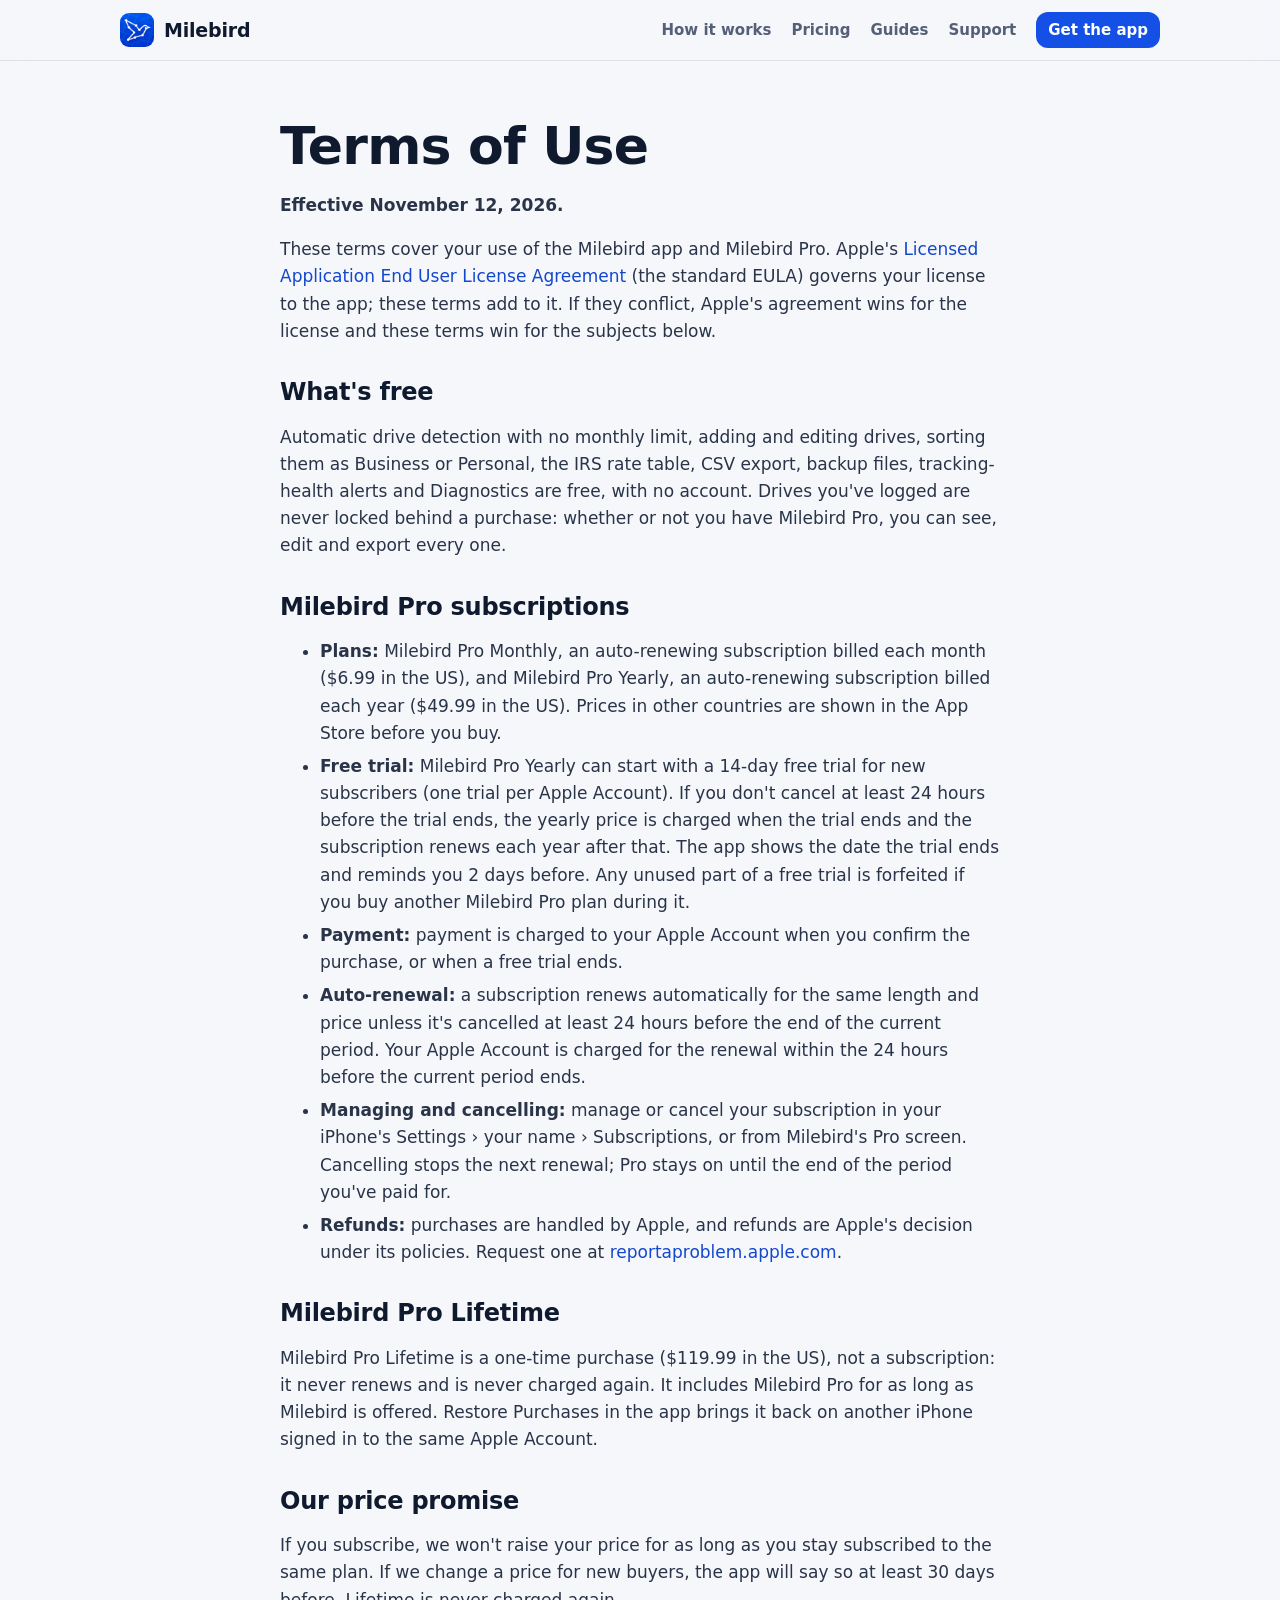
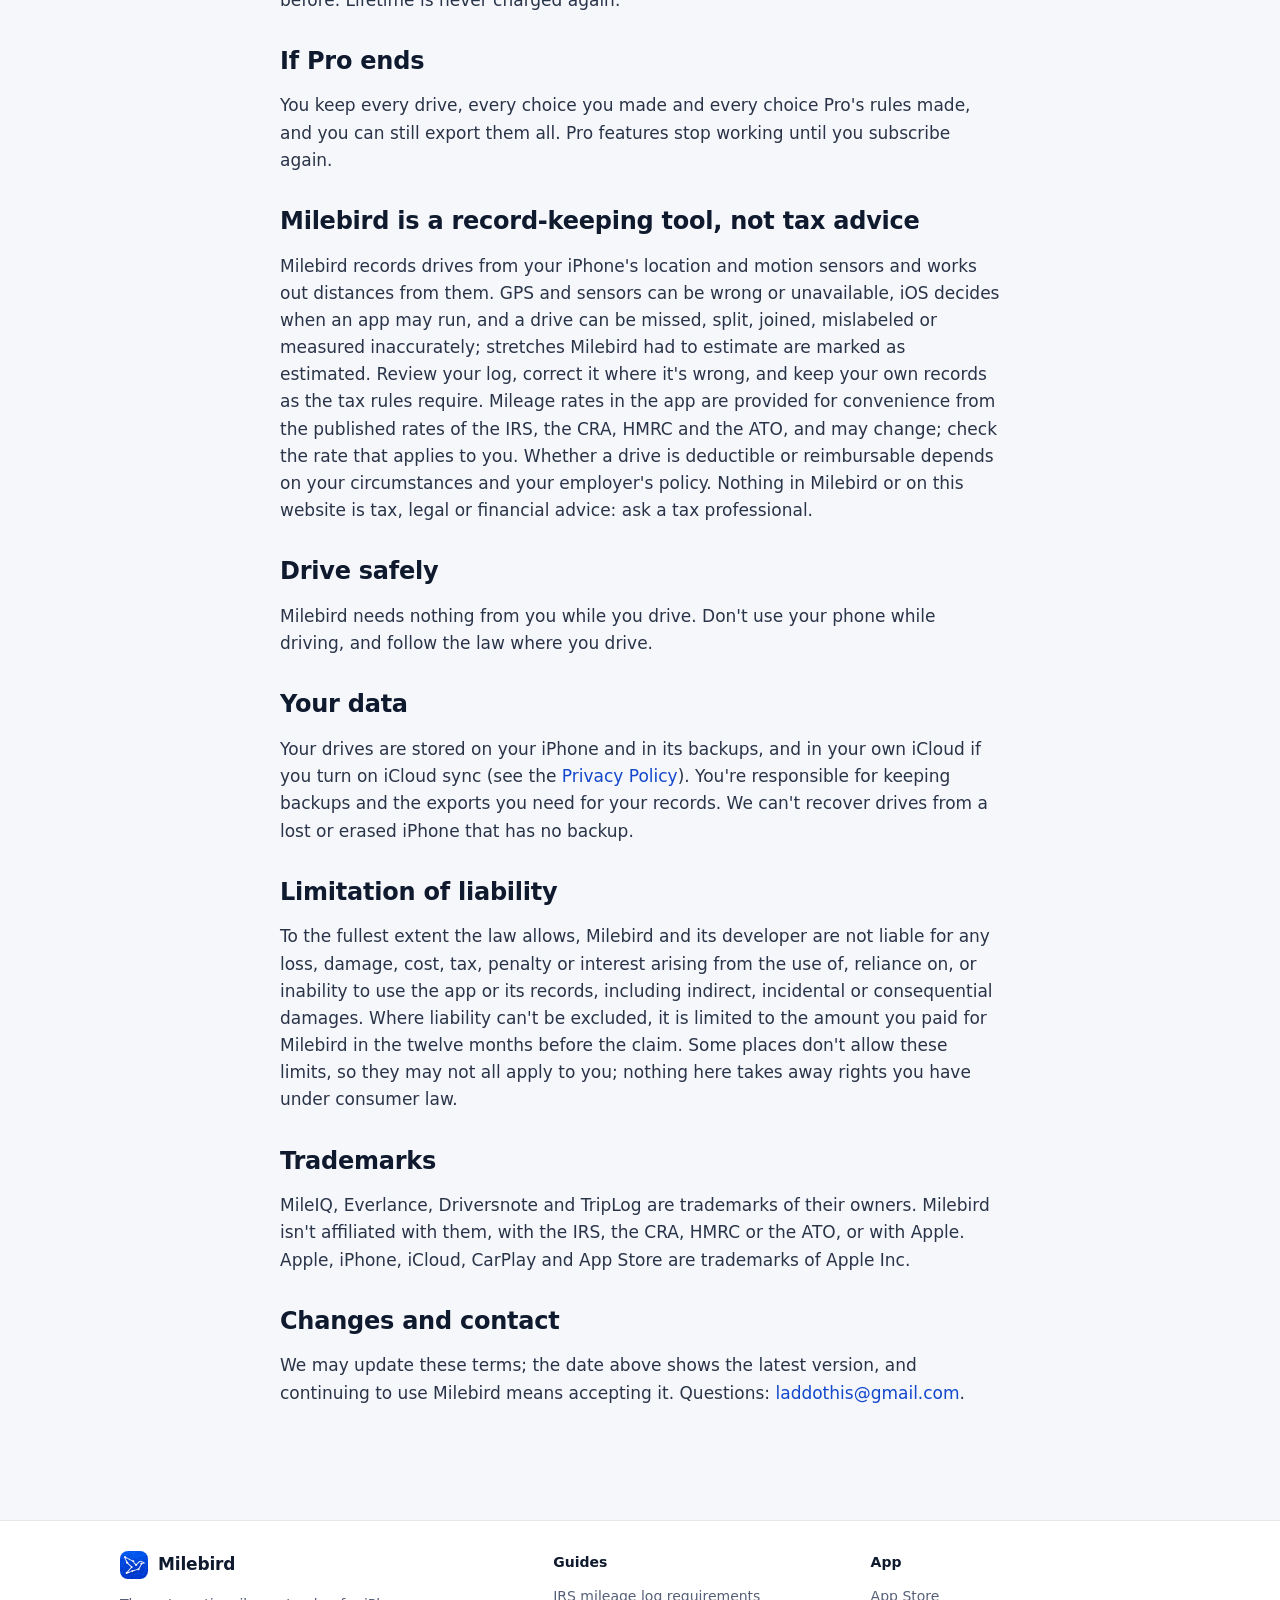
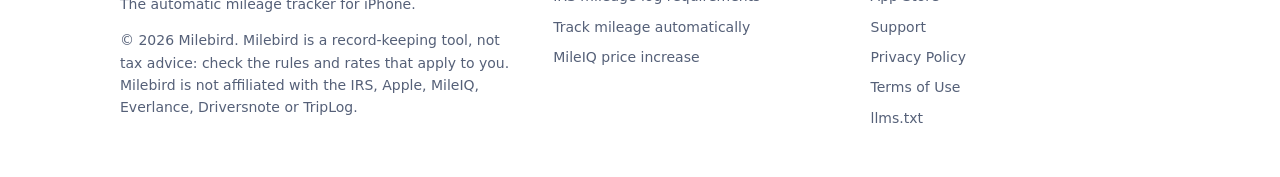
<file: terms.html>
<!doctype html>
<html lang="en">
<head>
<meta charset="utf-8">
<meta name="viewport" content="width=device-width, initial-scale=1">
<title>Terms of Use · Milebird</title>
<meta name="description" content="Milebird&#x27;s terms: what&#x27;s free, Milebird Pro subscriptions, trials, auto-renewal and cancelling, the price promise, and limits.">
<meta name="robots" content="index,follow,max-snippet:-1,max-image-preview:large">
<link rel="canonical" href="https://coderalert0.github.io/milebird-site/terms.html">
<meta name="color-scheme" content="light dark">
<meta name="theme-color" content="#f5f7fb" media="(prefers-color-scheme: light)">
<meta name="theme-color" content="#0b1020" media="(prefers-color-scheme: dark)">
<meta name="apple-itunes-app" content="app-id=6833829535">
<meta property="og:type" content="article">
<meta property="og:site_name" content="Milebird">
<meta property="og:title" content="Terms of Use · Milebird">
<meta property="og:description" content="Milebird&#x27;s terms: what&#x27;s free, Milebird Pro subscriptions, trials, auto-renewal and cancelling, the price promise, and limits.">
<meta property="og:url" content="https://coderalert0.github.io/milebird-site/terms.html">
<meta property="og:image" content="https://coderalert0.github.io/milebird-site/img/og.png">
<meta property="og:image:width" content="1200">
<meta property="og:image:height" content="630">
<meta property="og:image:alt" content="Milebird, the automatic mileage tracker for iPhone: every drive logged, without lifting a finger">
<meta name="twitter:card" content="summary_large_image">
<link rel="icon" type="image/png" sizes="32x32" href="favicon-32.png">
<link rel="apple-touch-icon" href="icon.png">
<link rel="stylesheet" href="style.css">
<link rel="alternate" type="text/plain" title="llms.txt" href="llms.txt">
<script type="application/ld+json">{"@context": "https://schema.org", "@type": "WebPage", "name": "Terms of Use – Milebird", "url": "https://coderalert0.github.io/milebird-site/terms.html", "dateModified": "2026-11-11", "publisher": {"@type": "Organization", "name": "Milebird", "url": "https://coderalert0.github.io/milebird-site/", "logo": "https://coderalert0.github.io/milebird-site/img/icon-512.png"}, "inLanguage": "en-US", "about": {"@type": "MobileApplication", "name": "Mileage Tracker: Milebird", "url": "https://coderalert0.github.io/milebird-site/"}}</script>
</head>
<body>
<a class="skip" href="#main">Skip to content</a>
<header class="topbar">
  <div class="topbar-in">
    <a class="brand" href="./"><img src="icon.png" alt="" width="34" height="34"><span>Milebird</span></a>
    <nav class="nav" aria-label="Site">
      <a class="hide-sm" href="./#detection">How it works</a>
      <a class="hide-sm" href="./#pricing">Pricing</a>
      <a class="hide-sm" href="./#guides">Guides</a>
      <a href="support.html">Support</a>
      <a class="nav-cta" href="https://apps.apple.com/us/app/id6833829535">Get the app</a>
    </nav>
  </div>
</header>
<main id="main">
<div class="doc">
<h1>Terms of Use</h1>
<p><b>Effective November 12, 2026.</b></p>
<p>These terms cover your use of the Milebird app and Milebird Pro. Apple's <a href="https://www.apple.com/legal/internet-services/itunes/dev/stdeula/">Licensed Application End User License Agreement</a> (the standard EULA) governs your license to the app; these terms add to it. If they conflict, Apple's agreement wins for the license and these terms win for the subjects below.</p>

<h2>What's free</h2>
<p>Automatic drive detection with no monthly limit, adding and editing drives, sorting them as Business or Personal, the IRS rate table, CSV export, backup files, tracking-health alerts and Diagnostics are free, with no account. Drives you've logged are never locked behind a purchase: whether or not you have Milebird Pro, you can see, edit and export every one.</p>

<h2>Milebird Pro subscriptions</h2>
<ul>
<li><b>Plans:</b> Milebird Pro Monthly, an auto-renewing subscription billed each month ($6.99 in the US), and Milebird Pro Yearly, an auto-renewing subscription billed each year ($49.99 in the US). Prices in other countries are shown in the App Store before you buy.</li>
<li><b>Free trial:</b> Milebird Pro Yearly can start with a 14-day free trial for new subscribers (one trial per Apple Account). If you don't cancel at least 24 hours before the trial ends, the yearly price is charged when the trial ends and the subscription renews each year after that. The app shows the date the trial ends and reminds you 2 days before. Any unused part of a free trial is forfeited if you buy another Milebird Pro plan during it.</li>
<li><b>Payment:</b> payment is charged to your Apple Account when you confirm the purchase, or when a free trial ends.</li>
<li><b>Auto-renewal:</b> a subscription renews automatically for the same length and price unless it's cancelled at least 24 hours before the end of the current period. Your Apple Account is charged for the renewal within the 24 hours before the current period ends.</li>
<li><b>Managing and cancelling:</b> manage or cancel your subscription in your iPhone's Settings › your name › Subscriptions, or from Milebird's Pro screen. Cancelling stops the next renewal; Pro stays on until the end of the period you've paid for.</li>
<li><b>Refunds:</b> purchases are handled by Apple, and refunds are Apple's decision under its policies. Request one at <a href="https://reportaproblem.apple.com/">reportaproblem.apple.com</a>.</li>
</ul>

<h2>Milebird Pro Lifetime</h2>
<p>Milebird Pro Lifetime is a one-time purchase ($119.99 in the US), not a subscription: it never renews and is never charged again. It includes Milebird Pro for as long as Milebird is offered. Restore Purchases in the app brings it back on another iPhone signed in to the same Apple Account.</p>

<h2>Our price promise</h2>
<p>If you subscribe, we won't raise your price for as long as you stay subscribed to the same plan. If we change a price for new buyers, the app will say so at least 30 days before. Lifetime is never charged again.</p>

<h2>If Pro ends</h2>
<p>You keep every drive, every choice you made and every choice Pro's rules made, and you can still export them all. Pro features stop working until you subscribe again.</p>

<h2>Milebird is a record-keeping tool, not tax advice</h2>
<p>Milebird records drives from your iPhone's location and motion sensors and works out distances from them. GPS and sensors can be wrong or unavailable, iOS decides when an app may run, and a drive can be missed, split, joined, mislabeled or measured inaccurately; stretches Milebird had to estimate are marked as estimated. Review your log, correct it where it's wrong, and keep your own records as the tax rules require. Mileage rates in the app are provided for convenience from the published rates of the IRS, the CRA, HMRC and the ATO, and may change; check the rate that applies to you. Whether a drive is deductible or reimbursable depends on your circumstances and your employer's policy. Nothing in Milebird or on this website is tax, legal or financial advice: ask a tax professional.</p>

<h2>Drive safely</h2>
<p>Milebird needs nothing from you while you drive. Don't use your phone while driving, and follow the law where you drive.</p>

<h2>Your data</h2>
<p>Your drives are stored on your iPhone and in its backups, and in your own iCloud if you turn on iCloud sync (see the <a href="privacy.html">Privacy Policy</a>). You're responsible for keeping backups and the exports you need for your records. We can't recover drives from a lost or erased iPhone that has no backup.</p>

<h2>Limitation of liability</h2>
<p>To the fullest extent the law allows, Milebird and its developer are not liable for any loss, damage, cost, tax, penalty or interest arising from the use of, reliance on, or inability to use the app or its records, including indirect, incidental or consequential damages. Where liability can't be excluded, it is limited to the amount you paid for Milebird in the twelve months before the claim. Some places don't allow these limits, so they may not all apply to you; nothing here takes away rights you have under consumer law.</p>

<h2>Trademarks</h2>
<p>MileIQ, Everlance, Driversnote and TripLog are trademarks of their owners. Milebird isn't affiliated with them, with the IRS, the CRA, HMRC or the ATO, or with Apple. Apple, iPhone, iCloud, CarPlay and App Store are trademarks of Apple Inc.</p>

<h2>Changes and contact</h2>
<p>We may update these terms; the date above shows the latest version, and continuing to use Milebird means accepting it. Questions: <span class="email">laddothis at gmail dot com</span>.</p>
</div>
</main>
<footer>
  <div class="in">
    <div class="foot-about">
      <a class="brand" href="./"><img src="icon.png" alt="" width="28" height="28"><span>Milebird</span></a>
      <p>The automatic mileage tracker for iPhone.</p>
      <p>© 2026 Milebird. Milebird is a record-keeping tool, not tax advice: check the rules and rates that apply to you. Milebird is not affiliated with the IRS, Apple, MileIQ, Everlance, Driversnote or TripLog.</p>
    </div>
    <nav aria-label="Guides"><p class="foot-title">Guides</p><a href="irs-mileage-log-requirements.html">IRS mileage log requirements</a><a href="how-to-track-mileage-automatically.html">Track mileage automatically</a><a href="mileiq-price-increase-alternatives.html">MileIQ price increase</a></nav>
    <nav aria-label="App"><p class="foot-title">App</p><a href="https://apps.apple.com/us/app/id6833829535">App Store</a><a href="support.html">Support</a><a href="privacy.html">Privacy Policy</a><a href="terms.html" aria-current="page">Terms of Use</a><a href="llms.txt">llms.txt</a></nav>
  </div>
</footer>
<script src="site.js"></script>
</body>
</html>
</file>
<file: style.css>
/* Milebird's site: cool paper and the icon's blue (#1550E6), with a road-sign amber, in light and dark. Layout from
   Mapsheet's site. Colors live in the tokens below; dark mode only redefines the tokens. */
:root { color-scheme:light dark;
        --bg:#f5f7fb; --surface:#ffffff; --raised:#edf1f9; --line:rgba(16,24,40,.10); --text:#0f1a2e; --body:#2a3448;
        --muted:#556078; --accent:#1550e6; --on-accent:#ffffff; --ink:#1347cc; --amber:#e89a0c; --amber-ink:#7a4a00;
        --amber-bg:#fff6df; --amber-line:rgba(232,154,12,.45); --answer-bg:#eaf0ff; --answer-line:rgba(21,80,230,.25);
        --topbar:rgba(245,247,251,.9); --shadow:rgba(16,24,40,.16); --radius:22px; }
@media (prefers-color-scheme: dark) {
  :root { --bg:#0b1020; --surface:#131a2d; --raised:#1a2338; --line:rgba(255,255,255,.11); --text:#eef2fb; --body:#c9d2e6;
          --muted:#9aa6c0; --accent:#5c8dff; --on-accent:#06102b; --ink:#8fb0ff; --amber:#f2b23a; --amber-ink:#f5c463;
          --amber-bg:#262012; --amber-line:rgba(242,178,58,.38); --answer-bg:#131f3d; --answer-line:rgba(143,176,255,.3);
          --topbar:rgba(11,16,32,.88); --shadow:rgba(0,0,0,.5); }
}
* { box-sizing:border-box; }
html { scroll-behavior:smooth; }
@media (prefers-reduced-motion: reduce) { html { scroll-behavior:auto; } }
body { margin:0; background:var(--bg); color:var(--text); font:17px/1.6 -apple-system, BlinkMacSystemFont, "SF Pro Text", "Segoe UI", system-ui, sans-serif; }
img { max-width:100%; height:auto; }
a { color:var(--ink); text-decoration:none; }
a:hover { text-decoration:underline; }
a:focus-visible, summary:focus-visible, button:focus-visible { outline:3px solid var(--accent); outline-offset:3px; border-radius:6px; }
.skip { position:absolute; left:-999px; } .skip:focus { left:16px; top:12px; z-index:10; background:var(--accent); color:var(--on-accent); padding:8px 12px; border-radius:10px; }
.topbar { position:sticky; top:0; z-index:5; background:var(--topbar); backdrop-filter:blur(14px); -webkit-backdrop-filter:blur(14px); border-bottom:1px solid var(--line); }
.topbar-in { max-width:1080px; margin:0 auto; padding:12px 20px; display:flex; align-items:center; justify-content:space-between; gap:16px; }
.brand { display:flex; flex-shrink:0; align-items:center; gap:10px; color:var(--text); font-weight:800; font-size:19px; letter-spacing:-.01em; }
.brand:hover { text-decoration:none; }
.brand img { width:34px; height:34px; border-radius:9px; }
.nav { display:flex; gap:20px; flex-wrap:wrap; align-items:center; justify-content:flex-end; } .nav a { color:var(--muted); font-weight:600; font-size:15px; } .nav a[aria-current] { color:var(--text); }
.nav-cta { background:var(--accent); color:var(--on-accent) !important; padding:6px 12px; border-radius:12px; }
.nav-cta:hover { text-decoration:none; filter:brightness(1.05); }
.hero { max-width:1080px; margin:0 auto; padding:64px 20px 32px; display:grid; grid-template-columns:1.1fr .9fr; gap:44px; align-items:center; }
.eyebrow { color:var(--ink); font-weight:700; letter-spacing:.02em; }
.hero-icon { display:block; width:88px; height:88px; border-radius:20px; margin:0 0 18px; box-shadow:0 10px 30px -8px rgba(21,80,230,.45); }
h1 { font:800 52px/1.06 ui-rounded, -apple-system, system-ui, sans-serif; margin:10px 0 18px; letter-spacing:-.015em; }
h1 em { font-style:normal; color:var(--ink); }
h2 { font:800 32px/1.15 ui-rounded, -apple-system, system-ui, sans-serif; margin:0 0 14px; letter-spacing:-.01em; }
h3 { font-size:19px; margin:0 0 6px; }
.lead { font-size:20px; color:var(--body); margin:0 0 26px; }
.actions { display:flex; gap:12px; flex-wrap:wrap; align-items:center; }
.btn { display:inline-flex; align-items:center; gap:8px; padding:13px 20px; border-radius:16px; font-weight:700; }
.btn-primary { background:var(--accent); color:var(--on-accent); } .btn-ghost { background:var(--surface); color:var(--text); border:1px solid var(--line); }
.btn:hover { text-decoration:none; filter:brightness(1.04); }
.badge { display:inline-flex; align-items:center; } .badge img { display:block; height:50px; width:auto; }
.soon { display:inline-flex; flex-direction:column; justify-content:center; min-height:50px; padding:6px 16px; border-radius:14px; background:var(--text); color:var(--bg); font-weight:700; line-height:1.25; }
.soon small { font-weight:500; font-size:13px; opacity:.85; }
.facts { display:flex; gap:10px 18px; flex-wrap:wrap; margin-top:22px; color:var(--muted); font-size:15px; }
.facts span::before { content:"✓ "; color:var(--ink); font-weight:800; }
.pro { display:inline-block; margin-left:6px; padding:1px 8px; border-radius:99px; background:var(--accent); color:var(--on-accent); font-size:12px; font-weight:800; letter-spacing:.04em; vertical-align:middle; }

/* The example log in the hero: real HTML text, not a picture. */
.logcard { margin:0; background:var(--surface); border:1px solid var(--line); border-radius:28px; padding:20px; box-shadow:0 2px 6px var(--shadow), 0 26px 60px -20px var(--shadow); }
.logcard .day { display:flex; justify-content:space-between; align-items:baseline; font-weight:800; margin:0 4px 10px; }
.logcard .day span { color:var(--muted); font-weight:600; font-size:14px; }
.logcard ol { list-style:none; margin:0; padding:0; display:grid; gap:10px; }
.logcard li { background:var(--raised); border-radius:18px; padding:12px 14px; display:grid; grid-template-columns:1fr auto; gap:2px 12px; }
.logcard .t { font-weight:700; font-variant-numeric:tabular-nums; }
.logcard .m { font-weight:800; font-variant-numeric:tabular-nums; text-align:right; }
.logcard .p { color:var(--muted); font-size:14px; }
.logcard .tag { justify-self:end; font-size:12px; font-weight:800; letter-spacing:.03em; padding:2px 9px; border-radius:99px; border:1px solid var(--line); color:var(--body); }
.logcard .tag.biz { background:var(--accent); color:var(--on-accent); border-color:transparent; }
.logcard .choose { grid-column:1 / -1; display:flex; gap:8px; margin-top:6px; }
.logcard .choose span { flex:1; text-align:center; font-size:14px; font-weight:700; padding:6px 0; border-radius:12px; background:var(--surface); border:1px solid var(--line); color:var(--text); }
.logcard .irs { margin:12px 4px 0; font:13px/1.5 ui-monospace, "SF Mono", Menlo, monospace; color:var(--body); }
.logcard figcaption { margin:12px 4px 0; color:var(--muted); font-size:13px; }
.logcard .sum { display:flex; flex-wrap:wrap; gap:2px 12px; justify-content:space-between; margin:12px 4px 0; padding-top:12px; border-top:1px solid var(--line); font-size:15px; }
.logcard .sum strong { font-variant-numeric:tabular-nums; }

.wrap { max-width:1080px; margin:0 auto; padding:48px 20px; }
.grid { display:grid; grid-template-columns:repeat(3, 1fr); gap:16px; }
.card { background:var(--surface); border:1px solid var(--line); border-radius:var(--radius); padding:22px; box-shadow:0 1px 2px rgba(16,24,40,.04); }
.card p { color:var(--body); margin:0; }
.card p + p { margin-top:10px; }
.dot { display:inline-block; width:12px; height:12px; border-radius:50%; margin-right:8px; vertical-align:middle; background:var(--accent); }
.dot.amber { background:var(--amber); }
.steps { list-style:none; counter-reset:step; padding:0; margin:18px 0 0; display:grid; gap:12px; }
.steps li { counter-increment:step; position:relative; background:var(--surface); border:1px solid var(--line); border-radius:18px; padding:16px 20px 16px 64px; color:var(--body); }
.steps li::before { content:counter(step); position:absolute; left:18px; top:15px; width:30px; height:30px; border-radius:50%; background:var(--accent); color:var(--on-accent); font-weight:800; display:grid; place-items:center; font-size:15px; }
.steps strong { color:var(--text); }
.two { display:grid; grid-template-columns:1fr 1fr; gap:16px; margin-top:16px; }
.list-tight { margin:8px 0 0; padding-left:20px; color:var(--body); } .list-tight li { margin:4px 0; }
.shots { display:grid; grid-template-columns:repeat(3, 1fr); gap:22px; }
.shots figure { margin:0; } .shots img { width:100%; border-radius:30px; box-shadow:0 18px 44px var(--shadow); }
.shots figcaption { color:var(--muted); font-size:15px; margin-top:14px; } .shots figcaption strong { color:var(--text); display:block; }
.honest { background:var(--amber-bg); border:1px solid var(--amber-line); }
.honest h2, .honest h3 { color:var(--text); } .honest p { color:var(--body); }
.prices { display:grid; grid-template-columns:repeat(3, 1fr); gap:16px; margin-top:18px; }
.price { background:var(--surface); border:1px solid var(--line); border-radius:var(--radius); padding:22px; }
.price.main { border:2px solid var(--accent); }
.price h3 { margin:0; font-size:17px; color:var(--muted); }
.price .amount { font:800 34px/1.1 ui-rounded, -apple-system, system-ui, sans-serif; color:var(--text); margin:6px 0; }
.price .amount span { font-size:16px; font-weight:600; color:var(--muted); }
.price p { margin:0; color:var(--body); }
.table-wrap { overflow-x:auto; margin:16px 0; border:1px solid var(--line); border-radius:16px; background:var(--surface); }
table { border-collapse:collapse; width:100%; font-size:15px; } th, td { text-align:left; padding:10px 14px; border-bottom:1px solid var(--line); vertical-align:top; }
th { background:var(--raised); color:var(--text); } tr:last-child td { border-bottom:0; } td { color:var(--body); }
.compare td:not(:first-child), .compare th:not(:first-child) { text-align:center; width:18%; }
.yes { color:var(--ink); font-weight:800; } .no { color:var(--muted); }
details { background:var(--surface); border:1px solid var(--line); border-radius:18px; padding:16px 20px; margin:10px 0; }
summary { cursor:pointer; font-weight:700; } details p { color:var(--body); margin:10px 0 0; }
.contact { display:flex; gap:16px; align-items:flex-start; margin-top:20px; }
.doc { max-width:760px; margin:0 auto; padding:48px 20px 72px; } .doc p, .doc li { color:var(--body); } .doc h2 { font-size:24px; margin-top:34px; }
.doc li { margin:6px 0; }
section[id], h2[id] { scroll-margin-top:80px; }
.muted { color:var(--muted); }
.guides { list-style:none; padding:0; margin:18px 0 0; display:grid; grid-template-columns:repeat(3, 1fr); gap:14px; }
.guides a { display:block; height:100%; background:var(--surface); border:1px solid var(--line); border-radius:18px; padding:18px 20px; color:var(--text); }
.guides a:hover { text-decoration:none; border-color:var(--accent); box-shadow:0 6px 18px rgba(16,24,40,.08); }
.guides strong { display:block; font-size:18px; margin-bottom:4px; } .guides span { color:var(--muted); font-size:15px; }
.guide { max-width:780px; margin:0 auto; padding:36px 20px 64px; }
.guide h1 { font-size:44px; }
.guide h2 { font-size:26px; margin-top:38px; } .guide h3 { margin-top:22px; }
.guide p, .guide li { color:var(--body); } .guide li { margin:6px 0; } .guide strong { color:var(--text); }
.guide code { background:var(--raised); padding:1px 6px; border-radius:6px; font-size:.9em; }
.crumbs { font-size:14px; color:var(--muted); } .crumbs a { color:var(--muted); }
.updated { color:var(--muted); font-size:14px; margin-top:-6px; }
.answer { background:var(--answer-bg); border:1px solid var(--answer-line); border-radius:var(--radius); padding:20px 22px; margin:22px 0; }
.answer h2 { font-size:15px; text-transform:uppercase; letter-spacing:.06em; color:var(--ink); margin:0 0 6px; } .answer p { margin:0; color:var(--text); font-size:18px; }
.toc { background:var(--surface); border:1px solid var(--line); border-radius:18px; padding:14px 20px; } .toc ul { margin:6px 0 0; padding-left:18px; }
.app-cta { display:flex; gap:18px; align-items:center; justify-content:space-between; flex-wrap:wrap; background:var(--surface); border:1px solid var(--line); border-radius:var(--radius); padding:20px 22px; margin:40px 0 0; }
.app-cta h2 { margin:0 0 4px; font-size:22px; } .app-cta p { margin:0; color:var(--body); }
.sources ul, .related ul { padding-left:18px; }
.sources li { overflow-wrap:anywhere; }
footer { border-top:1px solid var(--line); margin-top:24px; background:var(--surface); }
footer .in { max-width:1080px; margin:0 auto; padding:30px 20px 44px; display:grid; grid-template-columns:1.4fr 1fr 1fr; gap:28px; color:var(--muted); font-size:14px; }
footer .brand { font-size:17px; } footer .brand img { width:28px; height:28px; border-radius:8px; }
footer nav { display:flex; flex-direction:column; gap:8px; } footer nav a { color:var(--muted); }
.foot-title { color:var(--text); font-weight:700; margin:0 0 4px; font-size:14px; }
@media (max-width:860px) {
  .hero { grid-template-columns:1fr; padding-top:40px; } h1 { font-size:40px; }
  .grid, .shots, .prices, .guides { grid-template-columns:1fr 1fr; }
  footer .in { grid-template-columns:1fr 1fr; } .foot-about { grid-column:1 / -1; }
}
@media (max-width:560px) {
  .topbar-in { padding:10px 16px; } .wrap, .hero, .doc, .guide { padding-left:16px; padding-right:16px; }
  .grid, .shots, .guides, .prices, .two { grid-template-columns:1fr; }
  .nav { gap:14px; } .nav a.hide-sm { display:none; }
  h1 { font-size:36px; } h2 { font-size:27px; } .guide h1 { font-size:32px; } .lead { font-size:18px; }
  .steps li { padding-left:58px; } .steps li::before { left:14px; }
  footer .in { grid-template-columns:1fr; }
}
</file>
